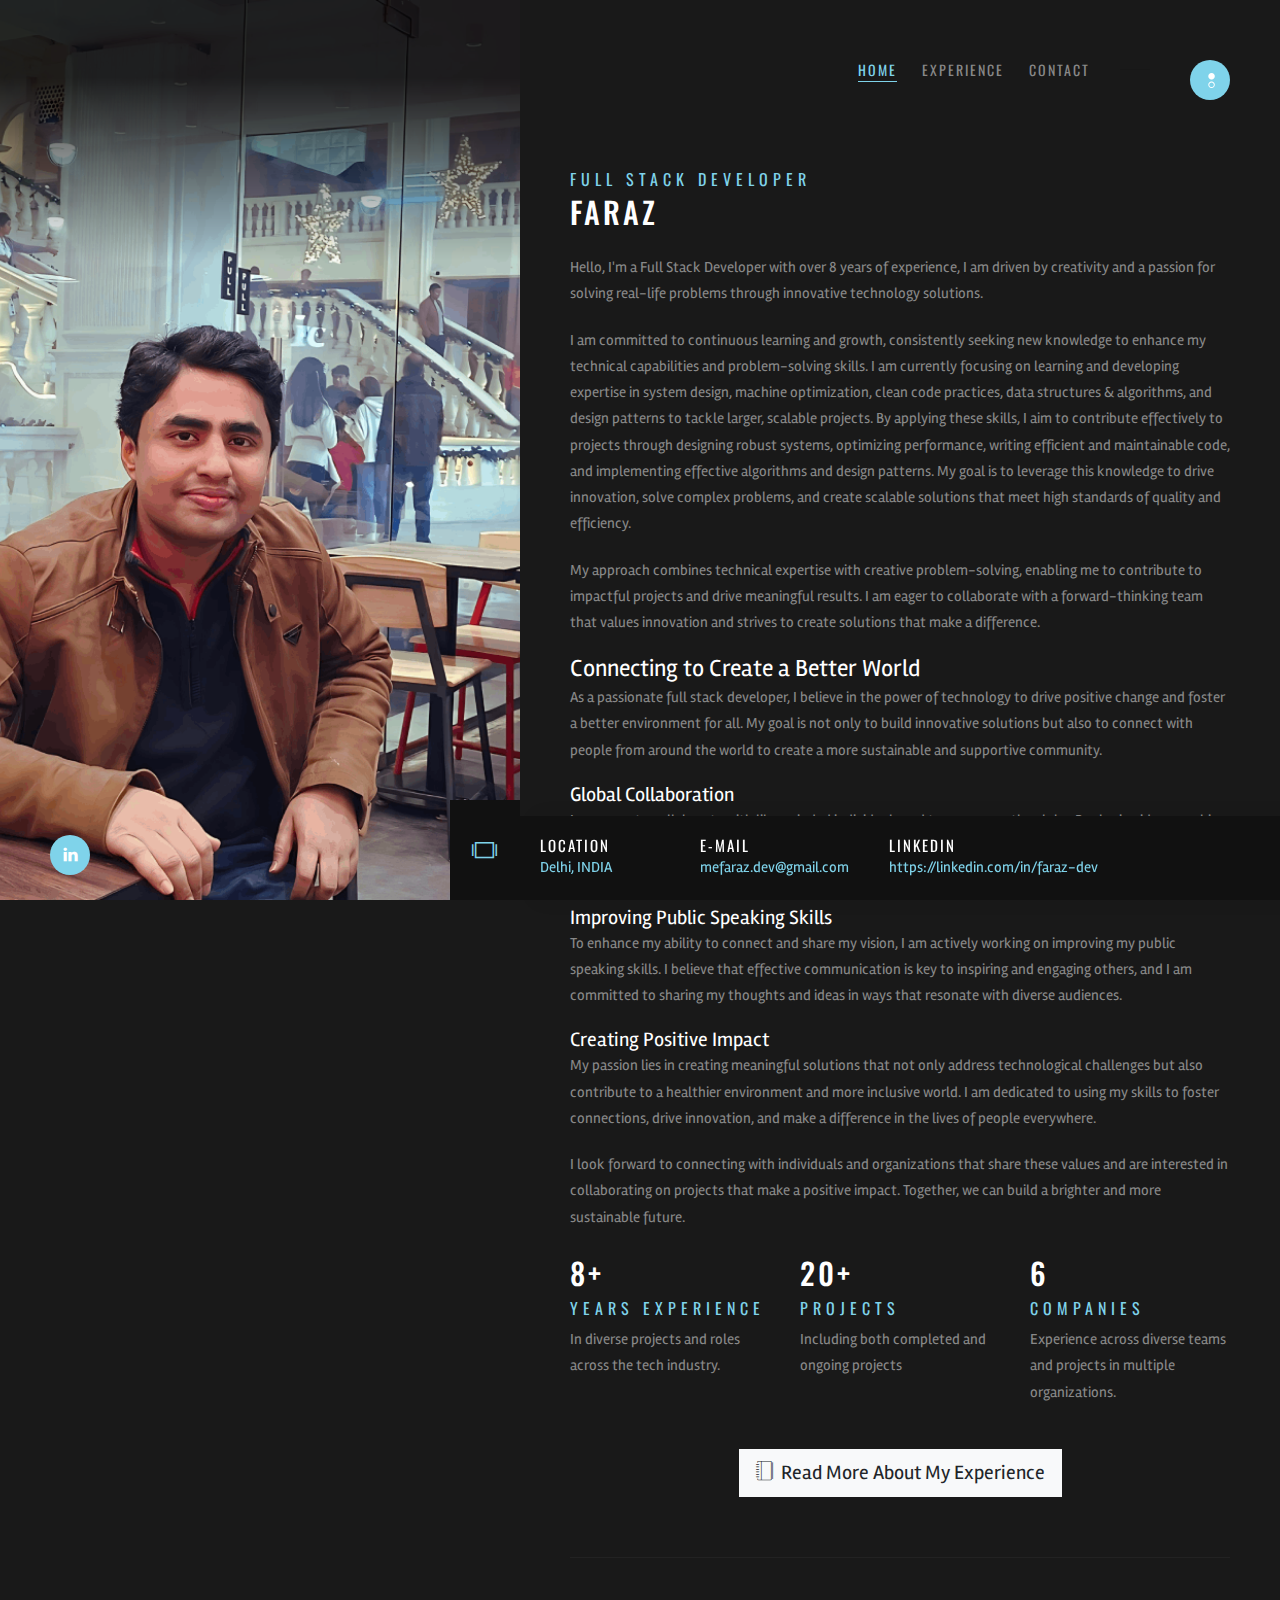
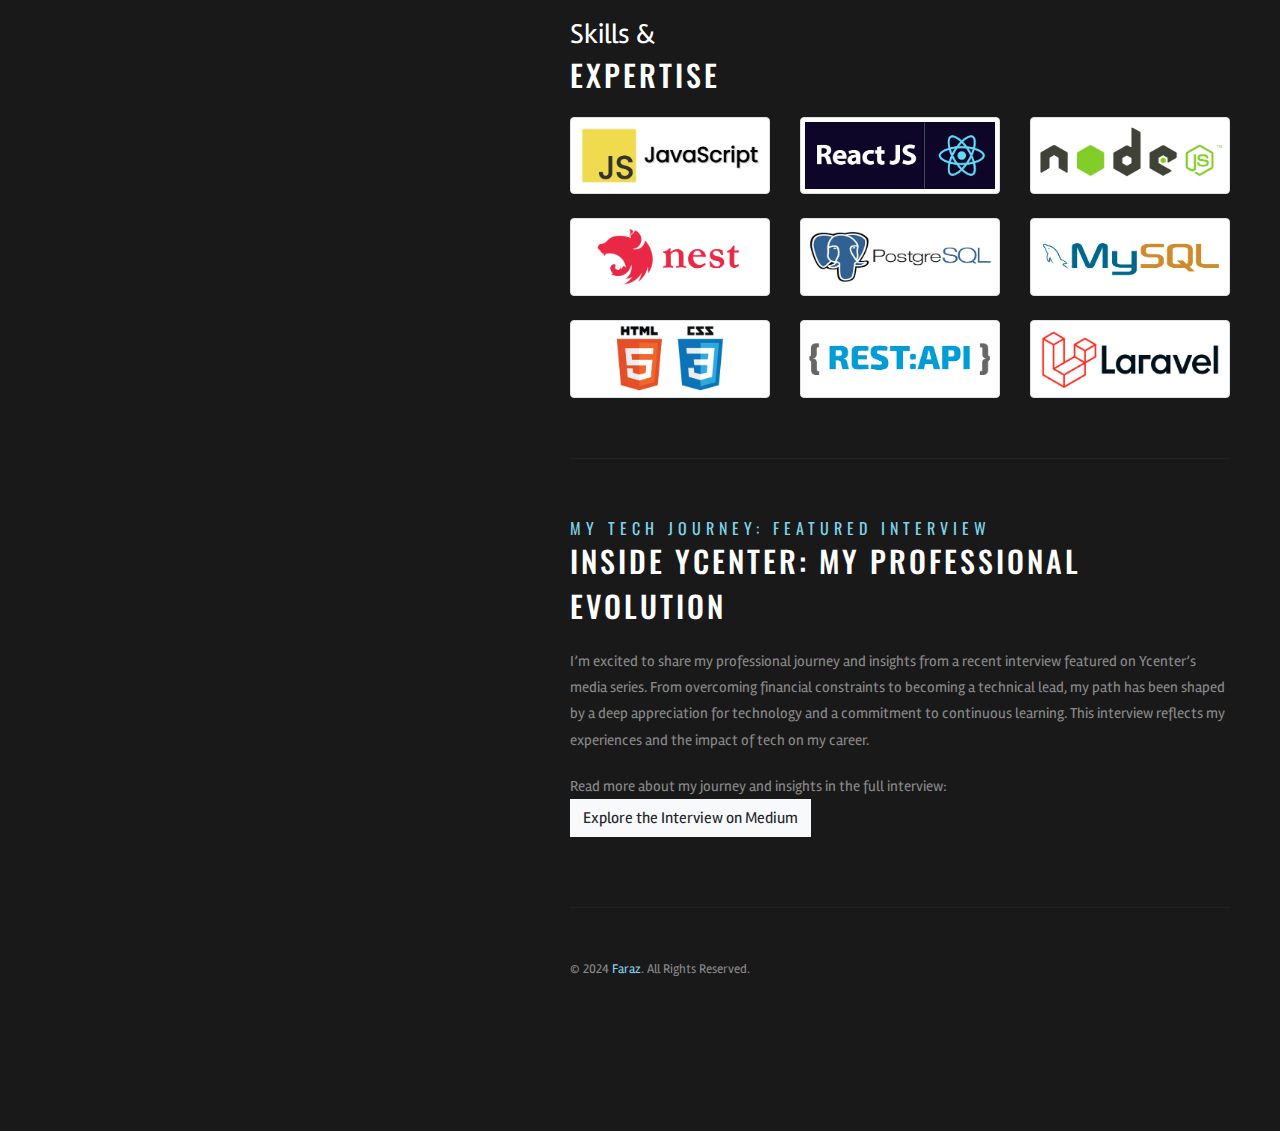
<file: index.html>
<!doctype html>
<html lang="en" class="no-js">

<head>
    <title>Faraz | Full Stack Developer</title>
    <meta charset="utf-8">
    <meta name="viewport" content="width=device-width, initial-scale=1, shrink-to-fit=no">

    <!-- Meta Keywords -->
    <meta name="keywords"
        content="Full Stack Developer, Faraz, Mohammad faraz, Backend developer, Developers, PostgreSQL Developer, ReactJS Developer, NodeJS Developer, Professional, Mohd Faraz, Farhaz, Mohd Farhaz">

    <!-- Meta Description -->
    <meta name="description"
        content="Full Stack Developer with over 8 years of experience, I am driven by creativity and a passion for solving real-life problems through innovative technology solutions">


    <link rel="shortcut icon" href="images/favicon.png">
    <link rel="stylesheet" href="assets/css/bootstrap.min.css">
    <link rel="stylesheet" href="assets/css/et-lineicons.css">
    <link rel="stylesheet" href="assets/css/themify-icons.css">
    <link rel="stylesheet" href="assets/css/owl.carousel.min.css">
    <link rel="stylesheet" href="assets/css/style.css">
    <link rel="stylesheet" href="assets/css/style-animations.css">
</head>

<body class="cv has-additional-menu-content">
    <header id="identity">
        <div class="logo">
            <h2></h2>
        </div>
    </header>
    <!-- Menu -->
    <div id="site-menu">
        <nav class="nav-menu">
            <ul>
                <li class="menu-item current-menu-item"><a href="index.html">Home</a></li>
                <li class="menu-item"><a href="about.html">Experience</a></li>
                <li class="menu-item"><a href="contact.html">Contact</a></li>
            </ul>
        </nav>
    </div>
    <div class="menu-overlay"></div>
    <div class="site-menu-toggle">
        <a href="#site-menu" class="ti"> <span class="screen-reader-text">Toggle navigation</span> </a>
    </div>
    <!-- Social Media -->
    <div id="social-profiles">
        <nav class="social-menu">
            <ul>
                <li class="menu-item">
                    <a href="https://linkedin.com/in/faraz-dev" target="_blank">
                        <span class="ti"></span>
                    </a>
                </li>
            </ul>
        </nav>
    </div>
    <!-- Media -->
    <div class="hero-media">
        <div class="owl-carousel" data-expand-duration="800">
            <div class="item owl-lazy" data-src="images/faraz.png"></div>
        </div> <span class="overlay"></span> <span class="ti ti-spin ti-loading"></span>
    </div>
    <!-- Content -->
    <div class="content-wrap clearfix">
        <!-- About Me -->
        <div class="mefaraz page">
            <h3 class="title-medium">Full Stack Developer</h3>
            <h2 class="title">Faraz</h2>
            <div class="content">
                <div class="grid-container">
                    <div class="grid-column">
                        <p>Hello, I'm a Full Stack Developer with over 8 years of experience, I am driven by creativity
                            and a passion for solving real-life problems through innovative technology solutions.
                        </p>
                        <p>I am committed to continuous learning and growth, consistently seeking new knowledge to
                            enhance my technical capabilities and problem-solving skills. I am currently focusing on
                            learning and developing expertise in system design, machine optimization, clean code
                            practices, data structures & algorithms, and design patterns to tackle larger, scalable
                            projects. By applying these skills, I aim to contribute effectively to projects through
                            designing robust systems, optimizing performance, writing efficient and maintainable code,
                            and implementing effective algorithms and design patterns. My goal is to leverage this
                            knowledge to drive innovation, solve complex problems, and create scalable solutions that
                            meet high standards of quality and efficiency.</p>

                        <p>My approach combines technical expertise with creative problem-solving, enabling me to
                            contribute to impactful projects and drive meaningful results. I am eager to collaborate
                            with a forward-thinking team that values innovation and strives to create solutions that
                            make a difference.</p>

                        <h4>Connecting to Create a Better World</h4>
                        <p>As a passionate full stack developer, I believe in the power of technology to drive positive change and foster a better environment for all. My goal is not only to build innovative solutions but also to connect with people from around the world to create a more sustainable and supportive community.</p>

                        <h5>Global Collaboration</h5>
                        <p>I am eager to collaborate with like-minded individuals and teams across the globe. By sharing ideas, working together, and leveraging our collective expertise, we can address critical issues and work towards a better future for everyone.</p>

                        <h5>Improving Public Speaking Skills</h5>
                        <p>To enhance my ability to connect and share my vision, I am actively working on improving my public speaking skills. I believe that effective communication is key to inspiring and engaging others, and I am committed to sharing my thoughts and ideas in ways that resonate with diverse audiences.</p>

                        <h5>Creating Positive Impact</h5>
                        <p>My passion lies in creating meaningful solutions that not only address technological challenges but also contribute to a healthier environment and more inclusive world. I am dedicated to using my skills to foster connections, drive innovation, and make a difference in the lives of people everywhere.</p>

                        <p>I look forward to connecting with individuals and organizations that share these values and are interested in collaborating on projects that make a positive impact. Together, we can build a brighter and more sustainable future.</p>
                    </div>
                </div>
            </div>
        </div>

        <div class="mefaraz page">
            <div class="content">
                <div class="row">
                    <div class="col-md-4">
                        <h2 class="title mb-1">8+</h2>
                        <h3 class="title-medium mb-2">Years Experience</h3>
                        <p class="description">In diverse projects and roles across the tech industry.</p>
                    </div>
                    <div class="col-md-4">
                        <h2 class="title mb-1">20+</h2>
                        <h3 class="title-medium mb-2">Projects</h3>
                        <p class="description">Including both completed and ongoing projects</p>
                    </div>
                    <div class="col-md-4">
                        <h2 class="title mb-1">6</h2>
                        <h3 class="title-medium mb-2">Companies</h3>
                        <p class="description">Experience across diverse teams and projects in multiple organizations.</p>
                    </div>
                </div>
                <div class="row">
                    <div class="col-md-12 mt-4 text-center">
                        <a href="about.html" class="btn btn-lg btn-light"><span class="et-notebook mr-1"></span> Read More About My Experience</a>
                    </div>
                </div>
            </div>
        </div>

        <div class="divider1"></div>

        <!-- Services -->
        <div class="mefaraz page">
            <h3 class="title-big">Skills &</h3>
            <h2 class="title">Expertise</h2>
            <div class="content">
                <div class="grid-container">
                    <div class="grid-column">
                        <div class="row">
                            <div class="col-md-4">
                                <img src="images/tech/javascript.png" class="img-thumbnail" />
                             </div>
                            <div class="col-md-4">
                                <img src="images/tech/reactjs2.png" class="img-thumbnail" />
                            </div>
                            <div class="col-md-4">
                               <img src="images/tech/nodejs.png" class="img-thumbnail" />
                            </div>
                        </div>
                        <div class="row mt-4">
                            <div class="col-md-4">
                                <img src="images/tech/nestjs.png" class="img-thumbnail" />
                            </div>
                            <div class="col-md-4">
                                <img src="images/tech/postgresql.png" class="img-thumbnail" />
                            </div>
                            <div class="col-md-4">
                                <img src="images/tech/mysql2.png" class="img-thumbnail" />
                            </div>
                        </div>
                        <div class="row mt-4">
                            <div class="col-md-4">
                                <img src="images/tech/html.png" class="img-thumbnail" />
                            </div>
                            <div class="col-md-4">
                                <img src="images/tech/restapi.png" class="img-thumbnail" />
                            </div>
                            
                            <div class="col-md-4">
                               <img src="images/tech/laravel.png" class="img-thumbnail" />
                            </div>
                        </div>

                    </div>
                </div>
            </div>
        </div>

        <div class="divider1"></div>

        <!-- Services -->
        <div class="mefaraz page">
            <h3 class="title-medium">My Tech Journey: Featured Interview</h3>
            <h2 class="title">Inside Ycenter: My Professional Evolution</h2>
            <div class="content">
                <div class="grid-container">
                    <div class="grid-column">
                        <p>I’m excited to share my professional journey and insights from a recent interview featured on Ycenter’s media series. From overcoming financial constraints to becoming a technical lead, my path has been shaped by a deep appreciation for technology and a commitment to continuous learning. This interview reflects my experiences and the impact of tech on my career.</p>
                        <p>
                            Read more about my journey and insights in the full interview:<br/>
                            <a href="https://medium.com/ycenterglobal/humans-of-ycenter-iii-3fab650da01a" target="_blank" rel="noopener noreferrer" class="btn btn-md btn-light">Explore the Interview on Medium</a>
                        </p>

                    </div>
                </div>
            </div>
        </div>

        <!-- Copyright -->
        <div class="copyright">
            <p>&copy; 2024 <a href="index.html">Faraz</a>. All Rights Reserved.</p>
        </div>
    </div>
    <!-- Hidden Menu -->
    <div class="additional-menu-content">
        <h3 class="title-medium">Full Stack Developer</h3>
        <h2 class="title">Faraz</h2> <img src="images/about.png" alt="">
        <p>Hello, I'm a Full Stack Developer from India with over 8 years of experience.</p>
        <h5><a href="https://www.linkedin.com/in/faraz-dev/" target="_blank">https://www.linkedin.com/in/faraz-dev/</a>
        </h5>
    </div>
    <!-- My Info -->
    <div class="my-info">
        <div class="box">
            <div class="field field-my-info field-separator">
                <h6>Location</h6>
                <p>Delhi, INDIA</p>
            </div>
            <div class="field field-my-info field-separator">
                <h6>E-Mail</h6>
                <p>mefaraz.dev@gmail.com</p>
            </div>
            <div class="field field-my-info field-separator">
                <h6>Linkedin</h6>
                <p><a href="https://linkedin.com/in/faraz-dev" target="_blank">https://linkedin.com/in/faraz-dev</a></p>
            </div>
            <div class="clear"></div>
        </div>
    </div>
    <!-- Js -->
    <script src="assets/js/jquery-3.3.1.min.js"></script>
    <script src="assets/js/modernizr-custom.js"></script>
    <script src="assets/js/owl-carousel.min.js"></script>
    <script src="assets/js/functions.js"></script>
</body>

</html>
</file>
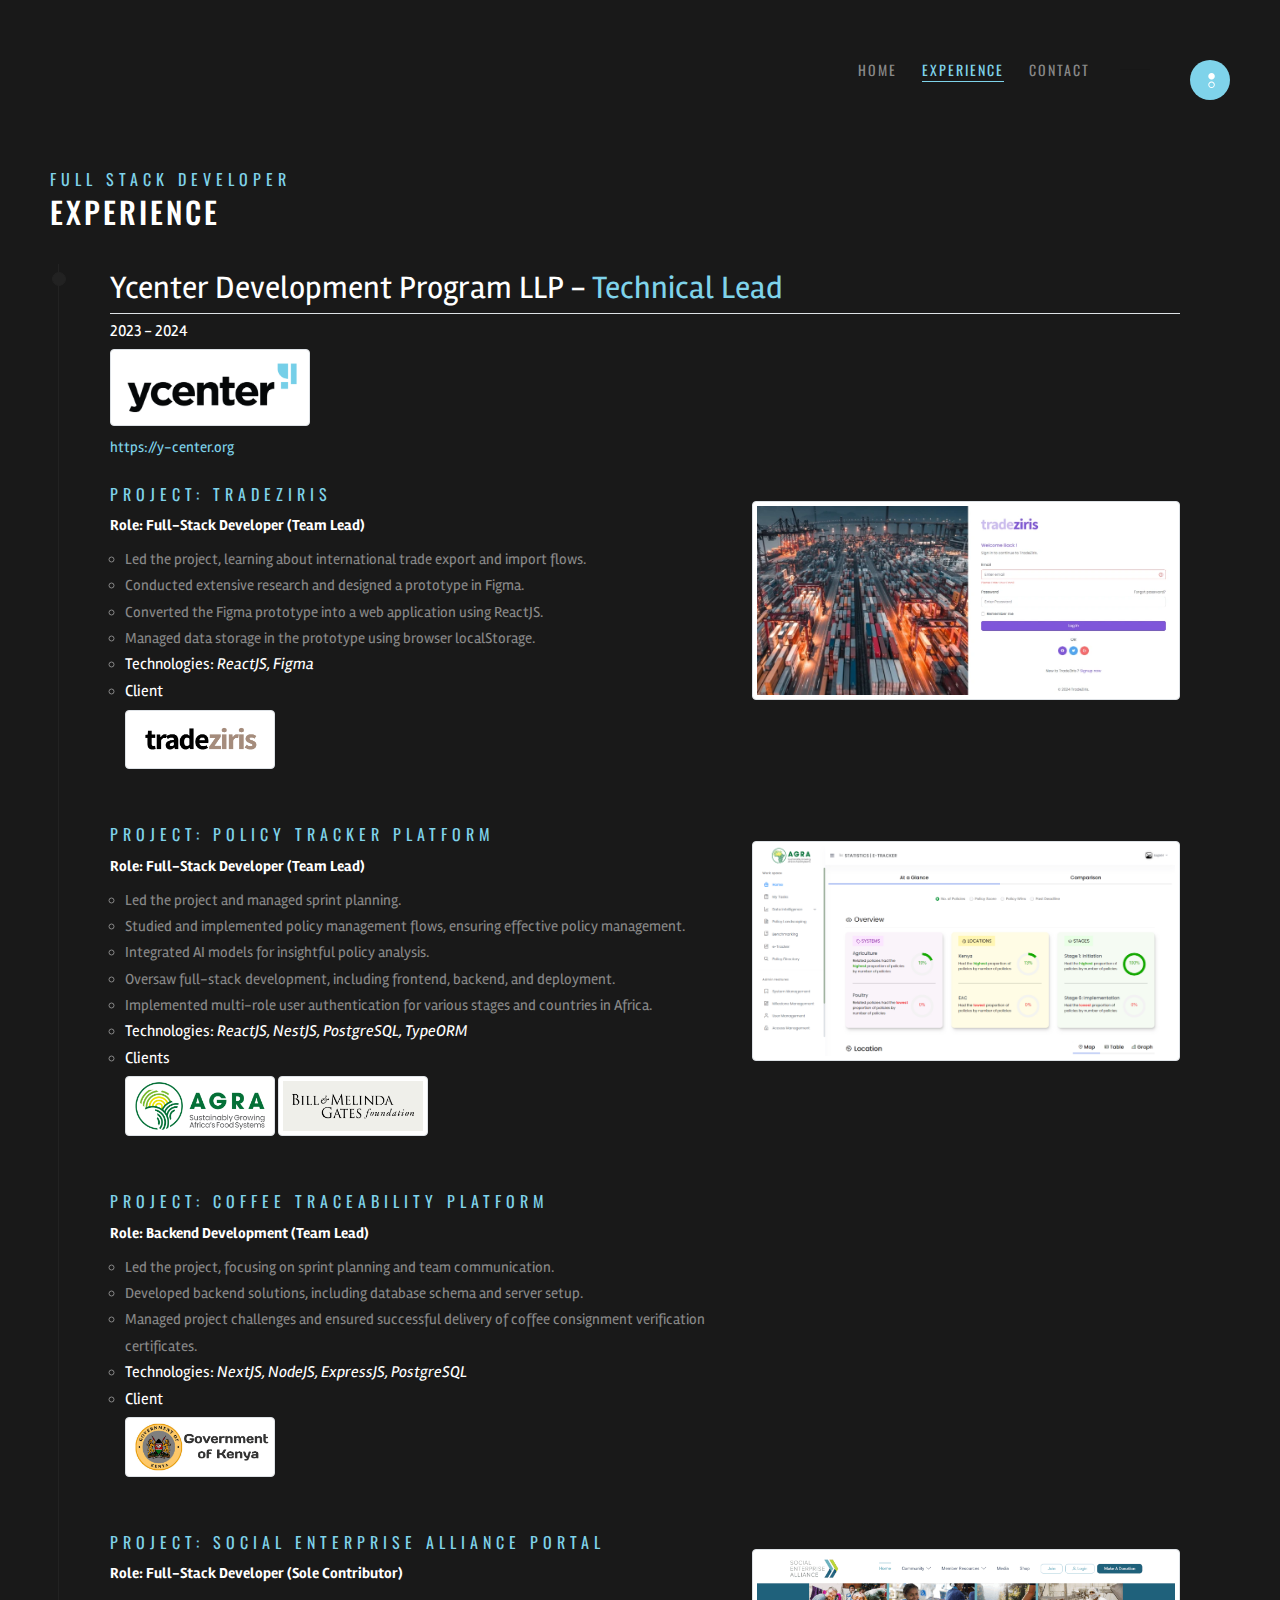
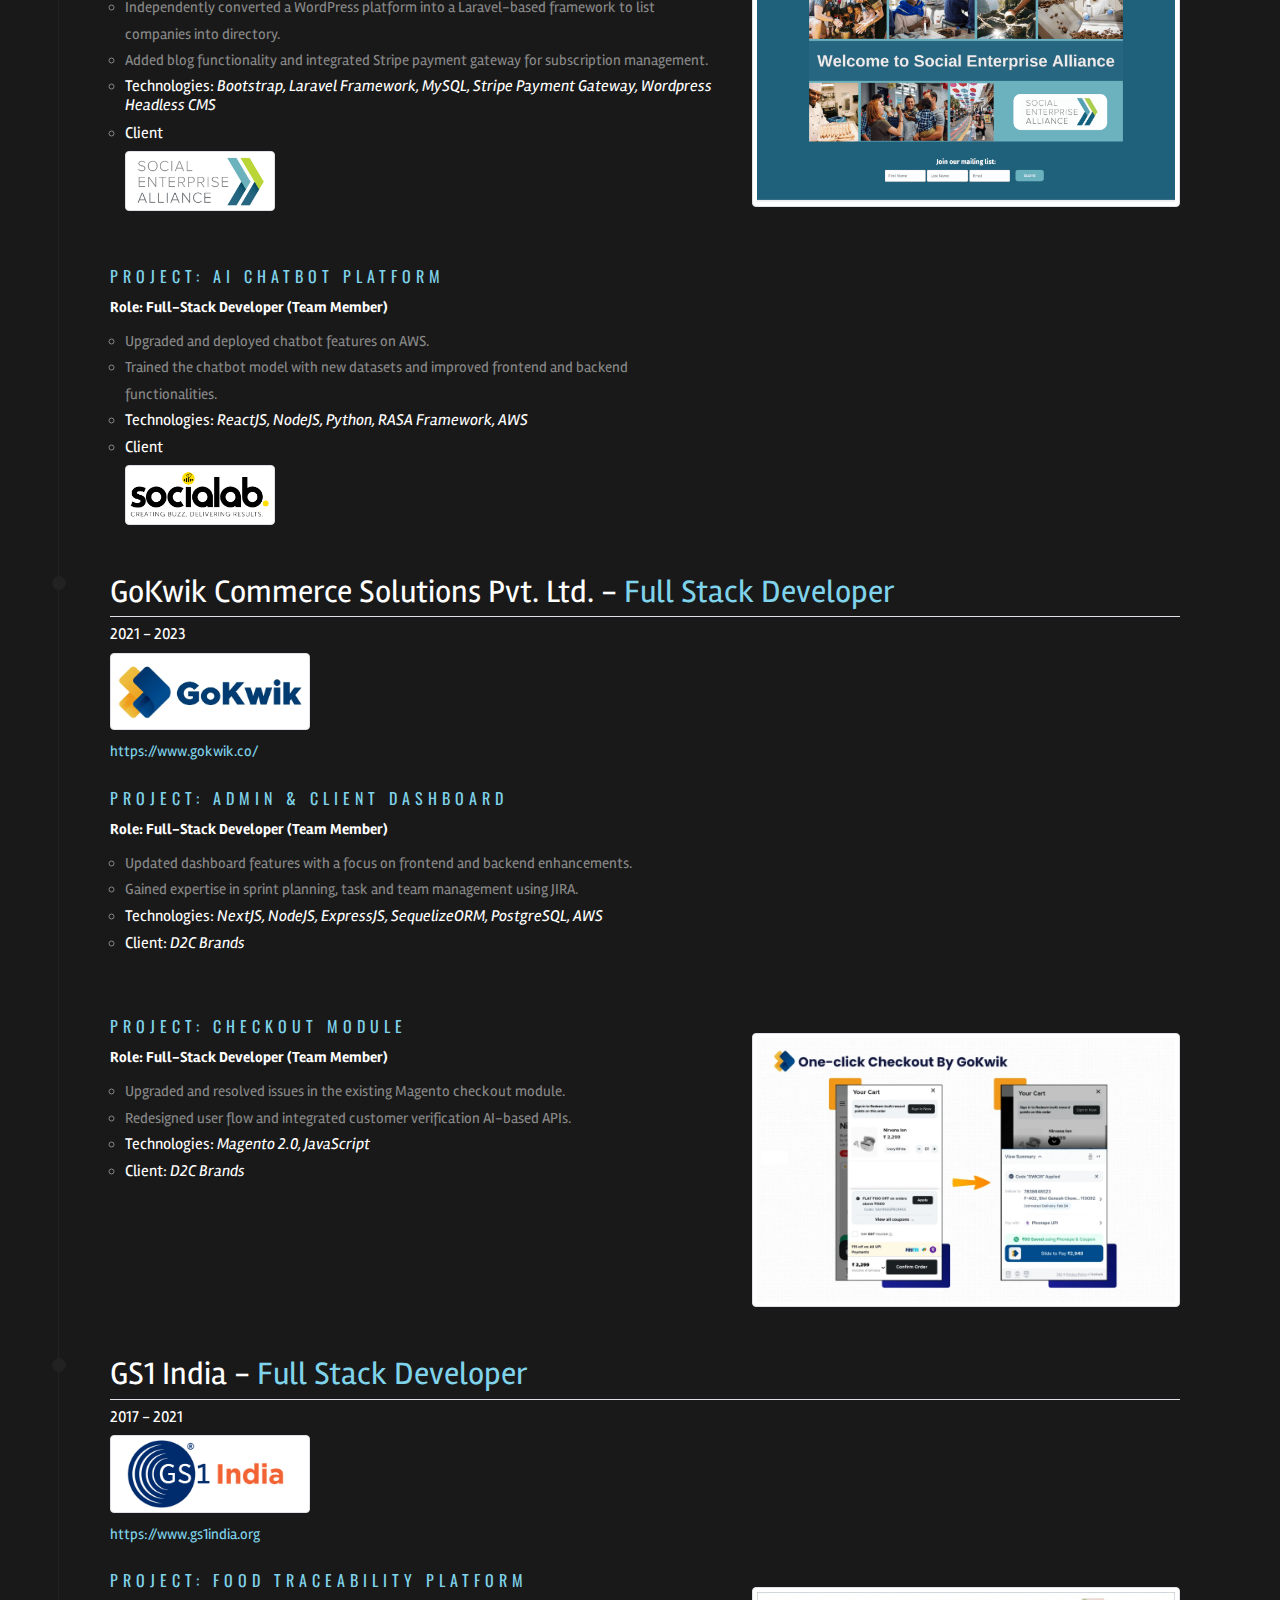
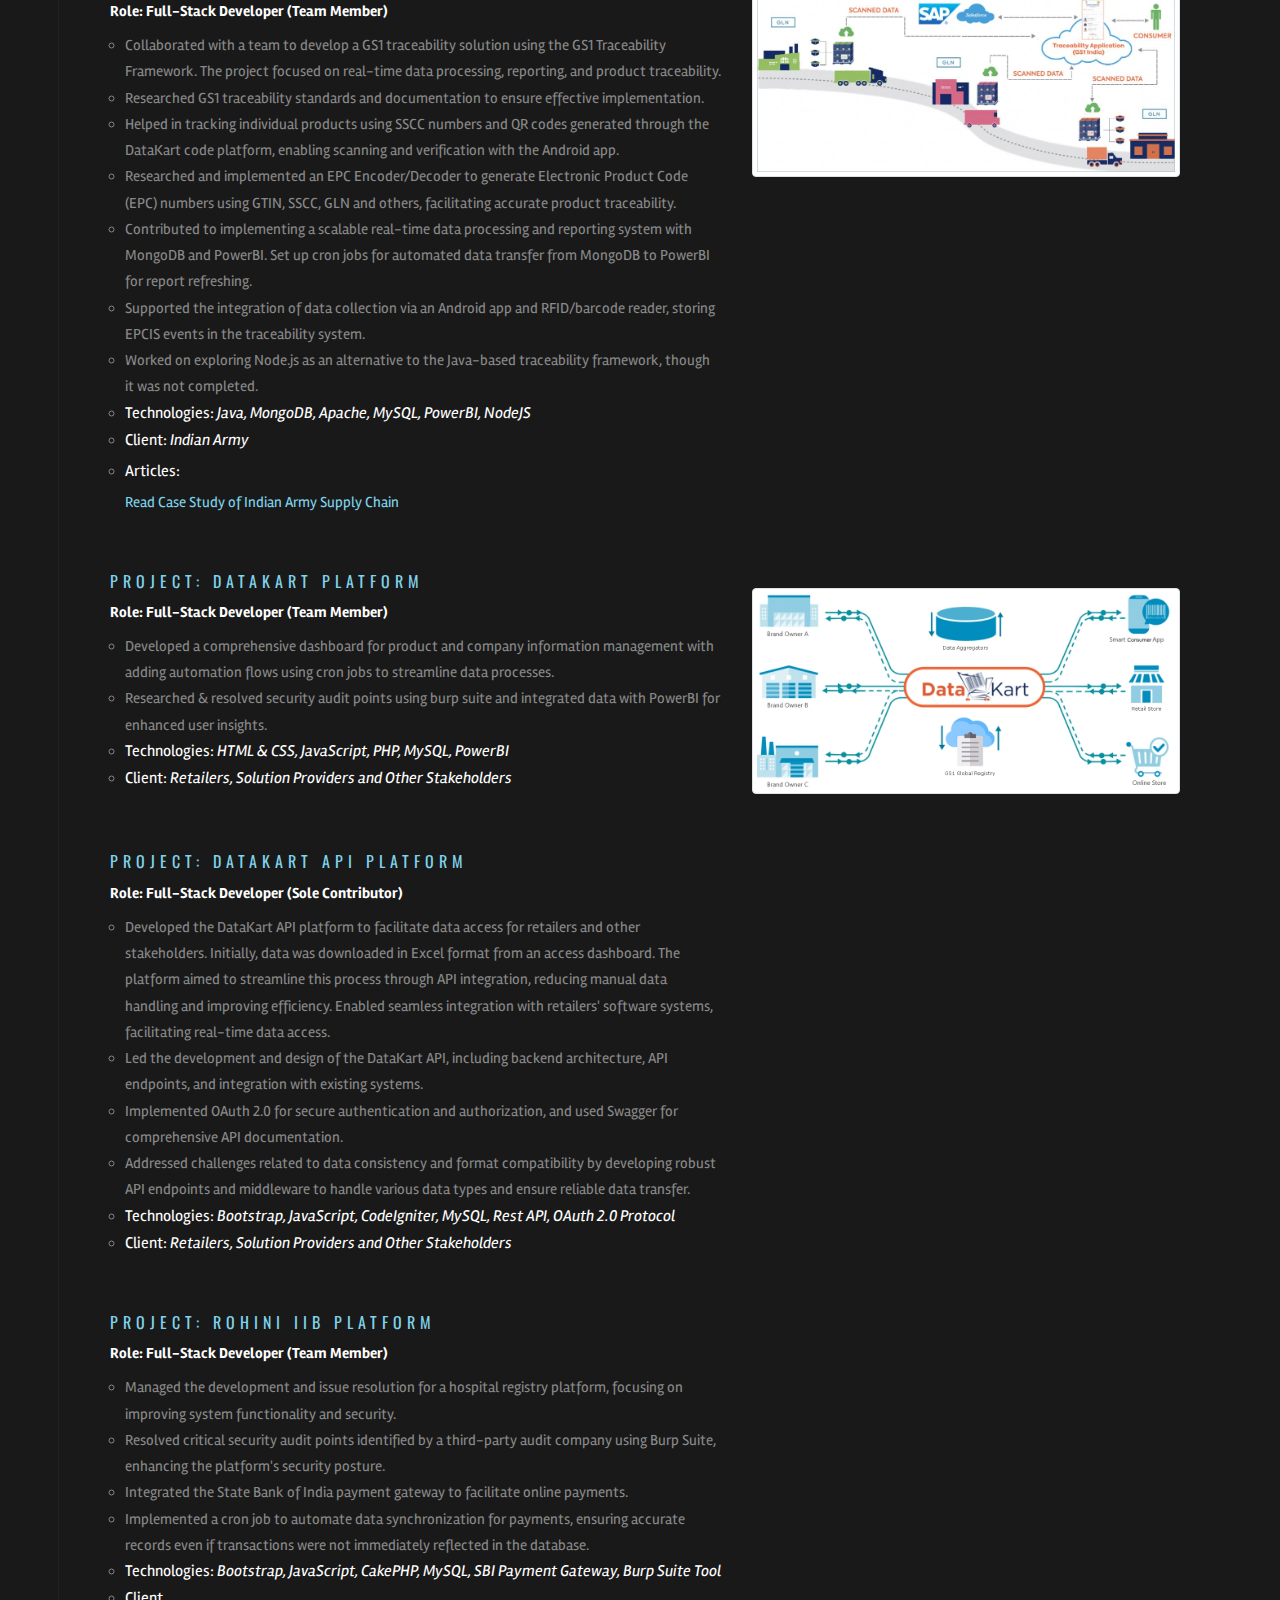
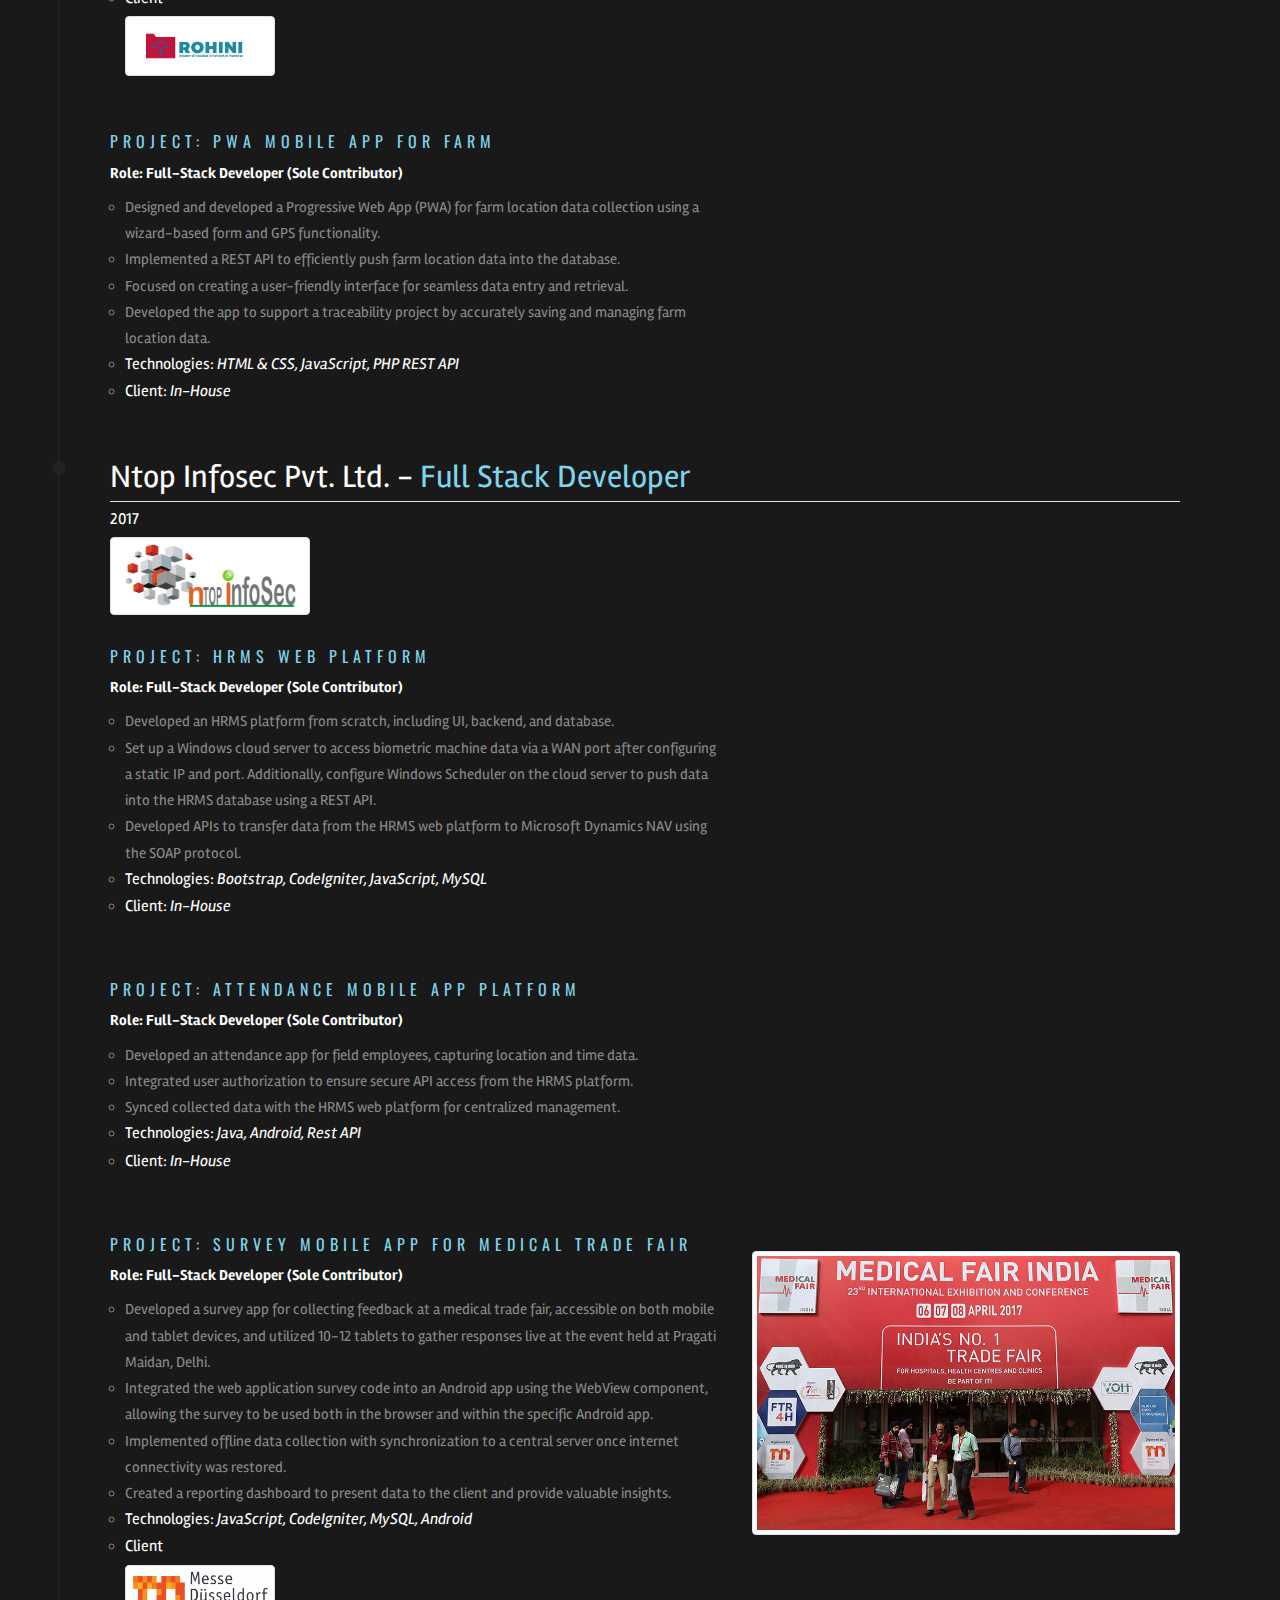
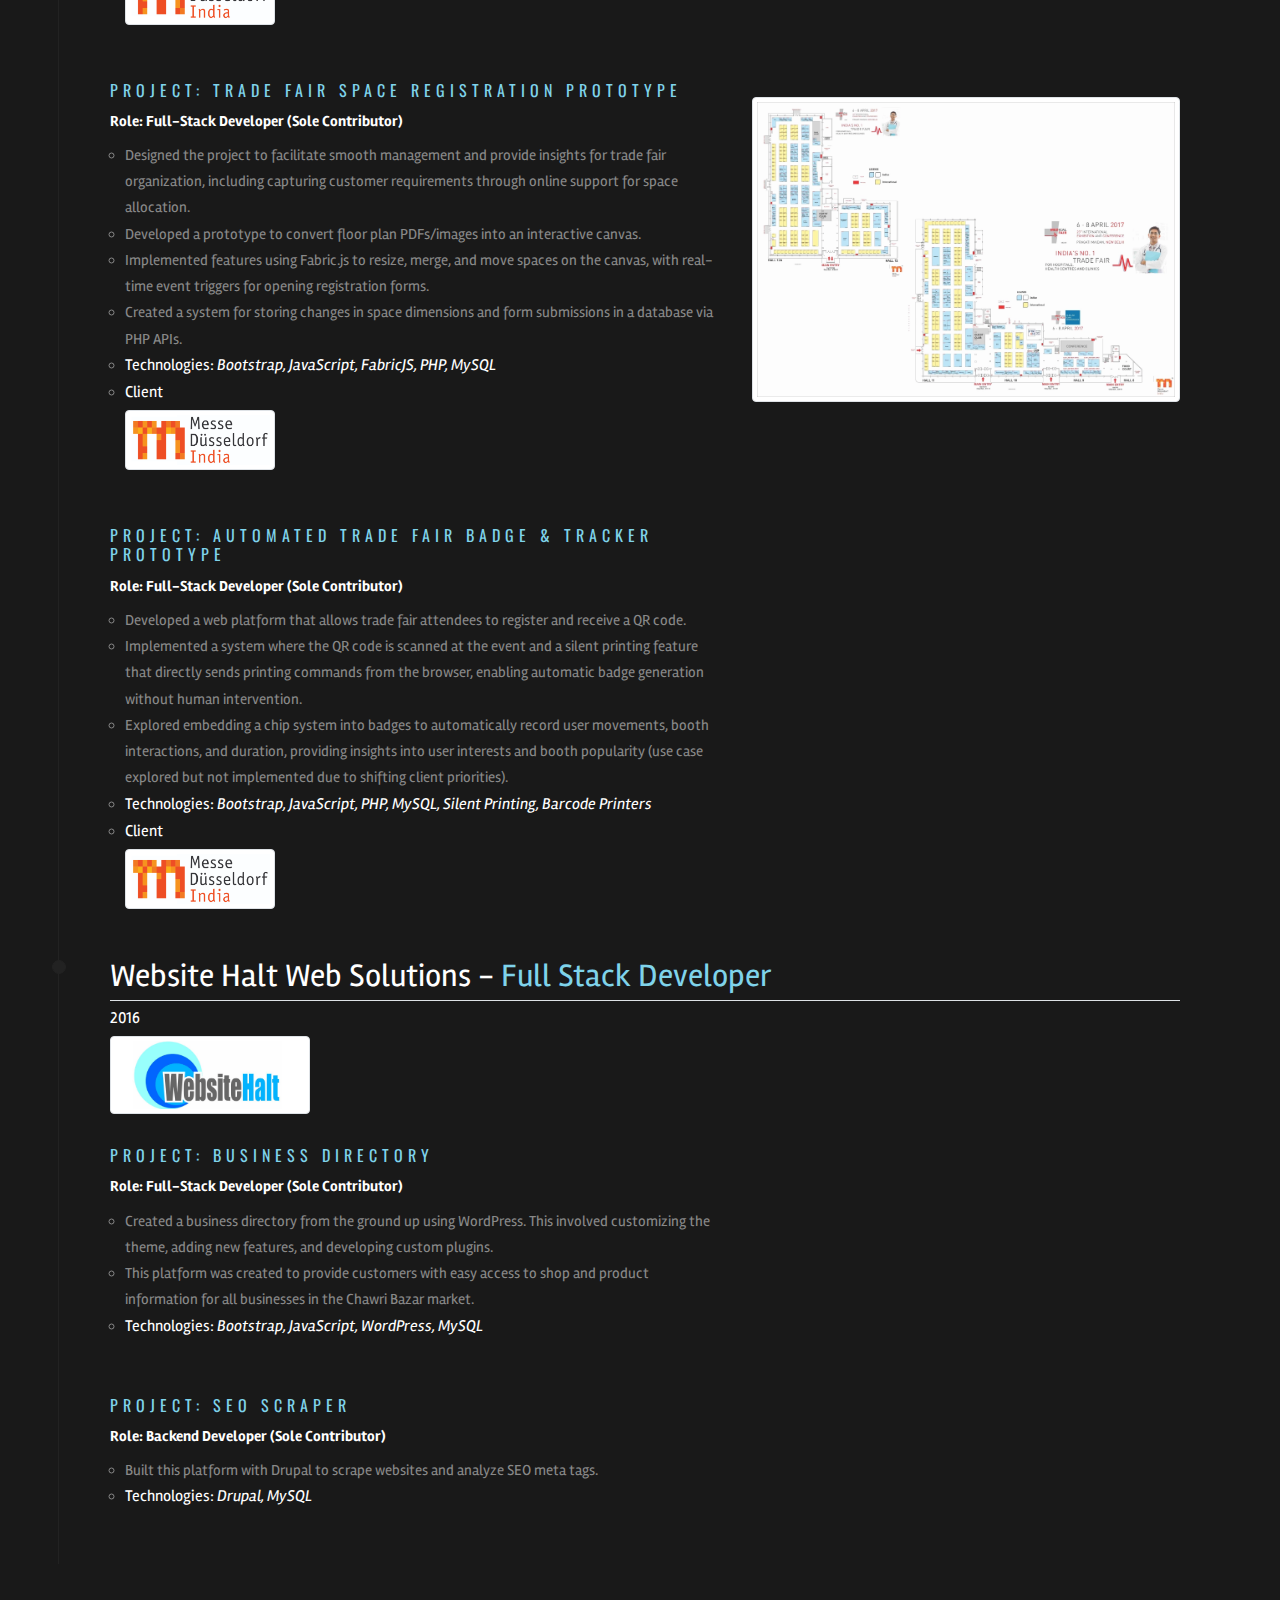
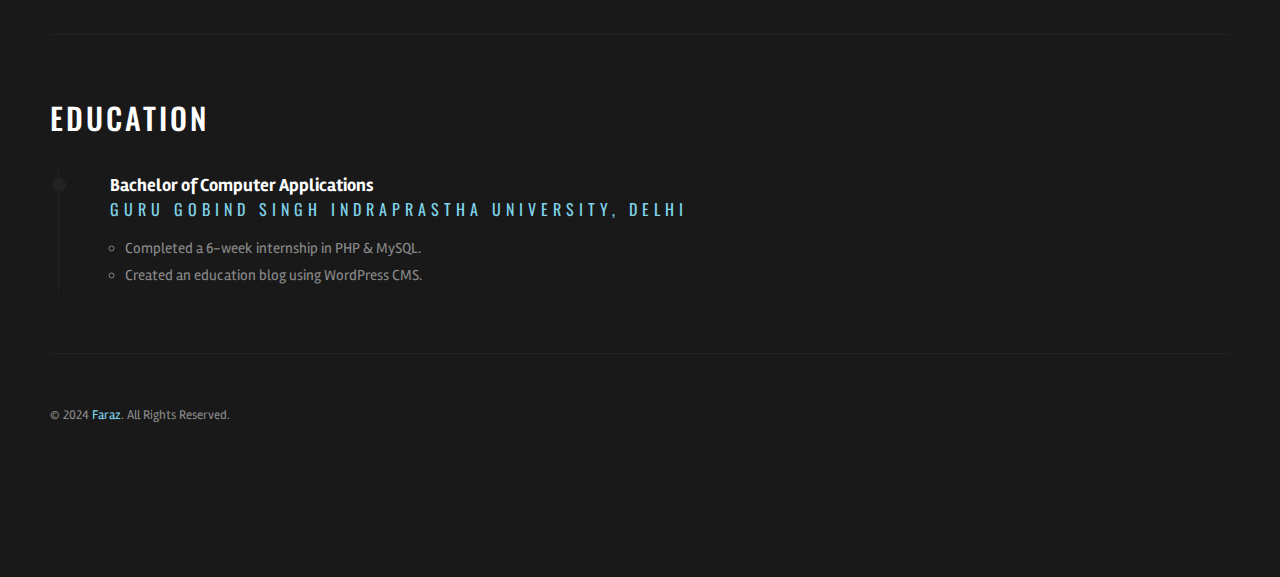
<file: about.html>
<!doctype html>
<html lang="en" class="no-js">
<head>
    <title>Experience Faraz | Full Stack Developer</title>
    <meta charset="utf-8">
    <meta name="viewport" content="width=device-width, initial-scale=1, shrink-to-fit=no">

    <!-- Meta Keywords -->
    <meta name="keywords"
    content="Full Stack Developer, Faraz, Mohammad faraz, Backend developer, Developers, PostgreSQL Developer, ReactJS Developer, NodeJS Developer, Professional, Mohd Faraz, Farhaz, Mohd Farhaz, Faraz India">

    <!-- Meta Description -->
    <meta name="description"
        content="As a passionate full stack developer, I believe in the power of technology to drive positive change and foster a better environment for all.">

    <link rel="shortcut icon" href="images/favicon.png">
    <link rel="stylesheet" href="assets/css/bootstrap.min.css">
    <link rel="stylesheet" href="assets/css/themify-icons.css">
    <link rel="stylesheet" href="assets/css/owl.carousel.min.css">
    <link rel="stylesheet" href="assets/css/style.css">
    <link rel="stylesheet" href="assets/css/style-animations.css">
</head>

<body class="cv has-additional-menu-content">
    <header id="identity">
        <div class="logo">
            <a href="index.html" class="logo-link" rel="home"><h2></h2></a>
        </div>
    </header>

    <!-- Menu -->
    <div id="site-menu" style="width: 100% !important">
        <nav class="nav-menu">
            <ul>
                <li class="menu-item"><a href="index.html">Home</a></li>
                <li class="menu-item current-menu-item"><a href="about.html">Experience</a></li>
                <li class="menu-item"><a href="contact.html">Contact</a></li>
            </ul>
        </nav>
    </div>
    <div class="menu-overlay"></div>
    <div class="site-menu-toggle">
        <a href="#site-menu" class="ti"> <span class="screen-reader-text">Toggle navigation</span> </a>
    </div>
    <!-- Social Media -->
    <!-- <div id="social-profiles">
        <nav class="social-menu">
            <ul>
                <li class="menu-item"><a href="https://linkedin.com/in/faraz-dev" target="_blank"><span class="ti"></span></a></li>
            </ul>
        </nav>
    </div> -->
    <!-- Media -->
    <!-- Content -->
    <div class="content-wrap clearfix" style="width: 100%">
        <div class="mefaraz page">
            <h3 class="title-medium">Full Stack Developer</h3>
            <h1 class="title">Experience</h1>
            <div class="content">
                <div class="grid-container">
                    <div class="grid-column">
                        <ul class="timeline">
                            <li>
                                <div class="timeline-content">
                                    
                                    <h2 class="border-bottom">Ycenter Development Program LLP - <span class="secondary-color">Technical Lead</span></h2>
                                    
                                    <h6 class="my-2">2023 - 2024</h6>
                                    <div>
                                        <a href="https://y-center.org/" target="_blank">
                                            <img src="images/clients/ycenter.png" width="200" class="img-thumbnail mb-2" alt="Ycenter" />
                                        </a>
                                    </div>
                                    <div class="mb-3">
                                        <a href="https://y-center.org/" target="_blank">https://y-center.org</a>
                                    </div>
                                    
                                    <div class="mb-5">
                                        <div class="row">
                                            <div class="col-md-7 col-sm-12">
                                                <h3 class="title-medium my-2">Project: TradeZiris</h3>
                                                <p class="mb-2"><strong>Role: Full-Stack Developer (Team Lead)</strong></p>
                                                <ul>
                                                    <li>Led the project, learning about international trade export and import flows.</li>
                                                    <li>Conducted extensive research and designed a prototype in Figma.</li>
                                                    <li>Converted the Figma prototype into a web application using ReactJS.</li>
                                                    <li>Managed data storage in the prototype using browser localStorage.</li>
                                                    <li>
                                                        <h6 class="mb-1">Technologies: <i>ReactJS, Figma</i></h6>
                                                    </li>
                                                    <li>
                                                        <h6 class="mb-2">Client</h6>
                                                        <a href="https://tradeziris.com" target="_blank">
                                                            <img src="images/clients/tradeziris.png" class="img-thumbnail" width="150" />
                                                        </a>
                                                    </li>
                                                </ul>
                                            </div>
                                            <div class="col-md-5 col-sm-12 mt-4">
                                                <img src="images/projects/tradeziris.webp" class="img-thumbnail" alt="TradeZiris"/>
                                            </div>
                                        </div>
                                    </div>
                                        
                                    <div class="mb-5">
                                        <div class="row">
                                            <div class="col-md-7 col-sm-12">
                                                <h3 class="title-medium my-2">Project: Policy Tracker Platform</h3>
                                                <p class="mb-2"><strong>Role: Full-Stack Developer (Team Lead)</strong></p>
                                                <ul>
                                                    <li>Led the project and managed sprint planning.</li>
                                                    <li>Studied and implemented policy management flows, ensuring effective policy management.</li>
                                                    <li>Integrated AI models for insightful policy analysis.</li>
                                                    <li>Oversaw full-stack development, including frontend, backend, and deployment.</li>
                                                    <li>Implemented multi-role user authentication for various stages and countries in Africa.</li>
                                                    <li>
                                                        <h6 class="mb-1">Technologies: <i>ReactJS, NestJS, PostgreSQL, TypeORM</i></h6>
                                                    </li>
                                                    <li>
                                                        <h6 class="mb-2">Clients</h6>
                                                        <img src="images/clients/agra.png" class="img-thumbnail" width="150"/>
                                                        <img src="images/clients/gates.png" class="img-thumbnail" width="150"/>
                                                    </li>
                                                </ul>
                                            </div>
                                            <div class="col-md-5 col-sm-12 mt-4">
                                                <img src="images/projects/agra.png" class="img-thumbnail"/>
                                            </div>
                                        </div>
                                    </div>

                                    <div class="mb-5">
                                        <div class="row">
                                            <div class="col-md-7 col-sm-12">
                                                <h3 class="title-medium my-2">Project: Coffee Traceability Platform</h3>
                                                <p class="mb-2"><strong>Role: Backend Development (Team Lead)</strong></p>
                                                <ul>
                                                    <li>Led the project, focusing on sprint planning and team communication.</li>
                                                    <li>Developed backend solutions, including database schema and server setup.</li>
                                                    <li>Managed project challenges and ensured successful delivery of coffee consignment verification certificates.</li>
                                                    <li>
                                                        <h6 class="mb-1">Technologies: <i>NextJS, NodeJS, ExpressJS, PostgreSQL</i></h6>
                                                    </li>
                                                    <li>
                                                        <h6 class="mb-2">Client</h6>
                                                        <img src="images/clients/kenya-govt.png" class="img-thumbnail" width="150"/>
                                                    </li>
                                                </ul>
                                            </div>
                                            <div class="col-md-5 col-sm-12 mt-4">
                                            </div>
                                        </div>
                                    </div>

                                    <div class="mb-5">
                                        <div class="row">
                                            <div class="col-md-7 col-sm-12">
                                                <h3 class="title-medium my-2">Project: Social Enterprise Alliance Portal</h3>
                                                <p class="mb-2"><strong>Role: Full-Stack Developer (Sole Contributor)</strong></p>
                                                <ul>
                                                    <li>Independently converted a WordPress platform into a Laravel-based framework to list companies into directory.</li>
                                                    <li>Added blog functionality and integrated Stripe payment gateway for subscription management.</li>
                                                    <li>
                                                        <h6 class="mb-1">Technologies: <i>Bootstrap, Laravel Framework, MySQL, Stripe Payment Gateway, Wordpress Headless CMS</i></h6>
                                                    </li>
                                                    <li>
                                                        <h6 class="mb-2">Client</h6>
                                                        <a href="https://socialenterprise.us" target="_blank">
                                                            <img src="images/clients/sea.png" class="img-thumbnail" width="150"/>
                                                        </a>
                                                    </li>
                                                </ul>
                                            </div>
                                            <div class="col-md-5 col-sm-12 mt-4">
                                                <img src="images/projects/sea.png" class="img-thumbnail"/>
                                            </div>
                                        </div>
                                    </div>

                                    <div class="mb-5">
                                        <div class="row">
                                            <div class="col-md-7 col-sm-12">
                                                <h3 class="title-medium my-2">Project: AI CHATBOT Platform</h3>
                                                <p class="mb-2"><strong>Role: Full-Stack Developer (Team Member)</strong></p>
                                                <ul>
                                                    <li>Upgraded and deployed chatbot features on AWS.</li>
                                                    <li>Trained the chatbot model with new datasets and improved frontend and backend functionalities.</li>
                                                    <li>
                                                        <h6 class="mb-1">Technologies: <i>ReactJS, NodeJS, Python, RASA Framework, AWS</i></h6>
                                                    </li>
                                                    <li>
                                                        <h6 class="mb-2">Client</h6>
                                                        <img src="images/clients/socialab.png" class="img-thumbnail" width="150"/>
                                                    </li>
                                                </ul>
                                            </div>
                                            <div class="col-md-5 col-sm-12 mt-4">
                                            </div>
                                        </div>
                                    </div>

                                </div>
                            </li>
                            <li>
                                <div class="timeline-content">
                                    <h2 class="border-bottom">GoKwik Commerce Solutions Pvt. Ltd. - <span class="secondary-color">Full Stack Developer</span></h2> 
                                    <h6 class="my-2">2021 - 2023</h6>
                                    <div>
                                        <a href="https://www.gokwik.co/" target="_blank">
                                            <img src="images/clients/gokwik.png" width="200" class="img-thumbnail mb-2" />
                                        </a>
                                    </div>
                                    <div class="mb-3">
                                        <a href="https://www.gokwik.co/" target="_blank">https://www.gokwik.co/</a>
                                    </div>

                                    <div class="mb-5">
                                        <div class="row">
                                            <div class="col-md-7 col-sm-12">
                                                <h3 class="title-medium my-2">Project: Admin & Client Dashboard</h3>
                                                <p class="mb-2"><strong>Role: Full-Stack Developer (Team Member)</strong></p>
                                                <ul>
                                                    <li>Updated dashboard features with a focus on frontend and backend enhancements.</li>
                                                    <li>Gained expertise in sprint planning, task and team management using JIRA.</li>
                                                    <li>
                                                        <h6 class="mb-1">Technologies: <i>NextJS, NodeJS, ExpressJS, SequelizeORM, PostgreSQL, AWS</i></h6>
                                                    </li>
                                                    <li>
                                                        <h6 class="mb-2">Client: <i>D2C Brands</i></h6>
                                                    </li>
                                                </ul>
                                            </div>
                                            <div class="col-md-5 col-sm-12 mt-4">
                                            </div>
                                        </div>
                                    </div>

                                    <div class="mb-5">
                                        <div class="row">
                                            <div class="col-md-7 col-sm-12">
                                                <h3 class="title-medium my-2">Project: Checkout Module</h3>
                                                <p class="mb-2"><strong>Role: Full-Stack Developer (Team Member)</strong></p>
                                                <ul>
                                                    <li>Upgraded and resolved issues in the existing Magento checkout module.</li>
                                                    <li>Redesigned user flow and integrated customer verification AI-based APIs.</li>
                                                    <li>
                                                        <h6 class="mb-1">Technologies: <i>Magento 2.0, JavaScript</i></h6>
                                                    </li>
                                                    <li>
                                                        <h6 class="mb-2">Client: <i>D2C Brands</i></h6>
                                                    </li>
                                                </ul>
                                            </div>
                                            <div class="col-md-5 col-sm-12 mt-4">
                                                <img src="images/projects/gokwik-checkout.webp" class="img-thumbnail"/>
                                            </div>
                                        </div>
                                    </div>

                                </div>
                            </li>
                            <li>
                                <div class="timeline-content">
                                    
                                    <h2 class="border-bottom">GS1 India - <span class="secondary-color">Full Stack Developer</span></h2> 
                                    <h6 class="my-2">2017 -  2021</h6>
                                    <div>
                                        <a href="https://www.gs1india.org/" target="_blank">
                                            <img src="images/clients/gs1-india.png" width="200" class="img-thumbnail mb-2" />
                                        </a>
                                    </div>
                                    <div class="mb-3">
                                        <a href="https://www.gs1india.org/" target="_blank">https://www.gs1india.org</a>
                                    </div>

                                    <div class="mb-5">
                                        <div class="row">
                                            <div class="col-md-7 col-sm-12">
                                                <h3 class="title-medium my-2">Project: Food Traceability Platform</h3>
                                                <p class="mb-2"><strong>Role: Full-Stack Developer (Team Member)</strong></p>
                                                <ul>
                                                    <li>Collaborated with a team to develop a GS1 traceability solution using the GS1 Traceability Framework. The project focused on real-time data processing, reporting, and product traceability.</li>
                                                    <li>Researched GS1 traceability standards and documentation to ensure effective implementation.</li>
                                                    <li>Helped in tracking individual products using SSCC numbers and QR codes generated through the DataKart code platform, enabling scanning and verification with the Android app.</li>
                                                    <li>Researched and implemented an EPC Encoder/Decoder to generate Electronic Product Code (EPC) numbers using GTIN, SSCC, GLN and others, facilitating accurate product traceability.</li>
                                                    <li>Contributed to implementing a scalable real-time data processing and reporting system with MongoDB and PowerBI. Set up cron jobs for automated data transfer from MongoDB to PowerBI for report refreshing.</li>
                                                    <li>Supported the integration of data collection via an Android app and RFID/barcode reader, storing EPCIS events in the traceability system.</li>
                                                    <li>Worked on exploring Node.js as an alternative to the Java-based traceability framework, though it was not completed.</li>
                                                    <li>
                                                        <h6 class="mb-1">Technologies: <i>Java, MongoDB, Apache, MySQL, PowerBI, NodeJS</i></h6>
                                                    </li>
                                                    <li>
                                                        <h6 class="mb-2">Client: <i>Indian Army</i></h6>
                                                    </li>
                                                    <li>
                                                        <h6 class="mb-2">Articles:</h6>
                                                        <a href="https://www.gs1india.org/blog/indian-army-supply-chain-case-study/" target="_blank">Read Case Study of Indian Army Supply Chain</a>
                                                    </li>
                                                </ul>
                                            </div>
                                            <div class="col-md-5 col-sm-12 mt-4">
                                                <img src="images/projects/gs1-traceability.jpg" class="img-thumbnail"/>
                                            </div>
                                        </div>
                                    </div>

                                    <div class="mb-5">
                                        <div class="row">
                                            <div class="col-md-7 col-sm-12">
                                                <h3 class="title-medium my-2">Project: DataKart Platform</h3>
                                                <p class="mb-2"><strong>Role: Full-Stack Developer (Team Member)</strong></p>
                                                <ul>
                                                    <li>Developed a comprehensive dashboard for product and company information management with adding automation flows using cron jobs to streamline data processes.</li>
                                                    <li>Researched & resolved security audit points using burp suite and integrated data with PowerBI for enhanced user insights.</li>
                                                    <li>
                                                        <h6 class="mb-1">Technologies: <i>HTML & CSS, JavaScript, PHP, MySQL, PowerBI</i></h6>
                                                    </li>
                                                    <li>
                                                        <h6 class="mb-2">Client: <i>Retailers, Solution Providers and Other Stakeholders</i></h6>
                                                    </li>
                                                </ul>
                                            </div>
                                            <div class="col-md-5 col-sm-12 mt-4">
                                                <img src="images/projects/datakart.webp" class="img-thumbnail"/>
                                            </div>
                                        </div>
                                    </div>

                                    <div class="mb-5">
                                        <div class="row">
                                            <div class="col-md-7 col-sm-12">
                                                <h3 class="title-medium my-2">Project: DataKart API Platform</h3>
                                                <p class="mb-2"><strong>Role: Full-Stack Developer (Sole Contributor)</strong></p>
                                                <ul>
                                                    <li>Developed the DataKart API platform to facilitate data access for retailers and other stakeholders. Initially, data was downloaded in Excel format from an access dashboard. The platform aimed to streamline this process through API integration, reducing manual data handling and improving efficiency. Enabled seamless integration with retailers' software systems, facilitating real-time data access.</li>
                                                    <li>Led the development and design of the DataKart API, including backend architecture, API endpoints, and integration with existing systems.</li>
                                                    <li>Implemented OAuth 2.0 for secure authentication and authorization, and used Swagger for comprehensive API documentation.</li>
                                                    <li>Addressed challenges related to data consistency and format compatibility by developing robust API endpoints and middleware to handle various data types and ensure reliable data transfer.</li>
                                                    <li>
                                                        <h6 class="mb-1">Technologies: <i>Bootstrap, JavaScript, CodeIgniter, MySQL, Rest API, OAuth 2.0 Protocol</i></h6>
                                                    </li>
                                                    <li>
                                                        <h6 class="mb-1">Client: <i>Retailers, Solution Providers and Other Stakeholders</i></h6>
                                                    </li>
                                                </ul>
                                            </div>
                                            <div class="col-md-5 col-sm-12 mt-4">
                                            </div>
                                        </div>
                                    </div>

                                    <div class="mb-5">
                                        <div class="row">
                                            <div class="col-md-7 col-sm-12">
                                                <h3 class="title-medium my-2">Project: ROHINI IIB Platform</h3>
                                                <p class="mb-2"><strong>Role: Full-Stack Developer (Team Member)</strong></p>
                                                <ul>
                                                    <li>Managed the development and issue resolution for a hospital registry platform, focusing on improving system functionality and security.</li>
                                                    <li>Resolved critical security audit points identified by a third-party audit company using Burp Suite, enhancing the platform's security posture.</li>
                                                    <li>Integrated the State Bank of India payment gateway to facilitate online payments.</li>
                                                    <li>Implemented a cron job to automate data synchronization for payments, ensuring accurate records even if transactions were not immediately reflected in the database.</li>
                                                    <li>
                                                        <h6 class="mb-1">Technologies: <i>Bootstrap, JavaScript, CakePHP, MySQL, SBI Payment Gateway, Burp Suite Tool</i></h6>
                                                    </li>
                                                    <li>
                                                        <h6 class="mb-2">Client</h6>
                                                        <a href="https://rohini.iib.gov.in/" target="_blank">
                                                            <img src="images/clients/rohini.png" class="img-thumbnail" width="150"/>
                                                        </a>
                                                    </li>
                                                </ul>
                                            </div>
                                            <div class="col-md-5 col-sm-12 mt-4">
                                            </div>
                                        </div>
                                    </div>

                                    <div class="mb-5">
                                        <div class="row">
                                            <div class="col-md-7 col-sm-12">
                                                <h3 class="title-medium my-2">Project: PWA Mobile App for Farm</h3>
                                                <p class="mb-2"><strong>Role: Full-Stack Developer (Sole Contributor)</strong></p>
                                                <ul>
                                                    <li>Designed and developed a Progressive Web App (PWA) for farm location data collection using a wizard-based form and GPS functionality.</li>
                                                    <li>Implemented a REST API to efficiently push farm location data into the database.</li>
                                                    <li>Focused on creating a user-friendly interface for seamless data entry and retrieval.</li>
                                                    <li>Developed the app to support a traceability project by accurately saving and managing farm location data.</li>
                                                    <li>
                                                        <h6 class="mb-1">Technologies: <i>HTML & CSS, JavaScript, PHP REST API</i></h6>
                                                    </li>
                                                    <li>
                                                        <h6 class="mb-2">Client: <i>In-House</i></h6>
                                                    </li>
                                                </ul>
                                            </div>
                                            <div class="col-md-5 col-sm-12 mt-4">
                                            </div>
                                        </div>
                                    </div>

                                </div>
                            </li>
                            <li>
                                <div class="timeline-content">
                                    <h2 class="border-bottom">Ntop Infosec Pvt. Ltd. - <span class="secondary-color">Full Stack Developer</span></h2> 
                                    <h6 class="my-2">2017</h6>
                                    <div class="mb-3">
                                        <img src="images/clients/ntopinfosec.png" width="200" class="img-thumbnail mb-2" />
                                    </div>
                                    
                                    <div class="mb-5">
                                        <div class="row">
                                            <div class="col-md-7 col-sm-12">
                                                <h3 class="title-medium my-2">Project: HRMS Web Platform</h3>
                                                <p class="mb-2"><strong>Role: Full-Stack Developer (Sole Contributor)</strong></p>
                                                <ul>
                                                    <li>Developed an HRMS platform from scratch, including UI, backend, and database.</li>
                                                    <li>Set up a Windows cloud server to access biometric machine data via a WAN port after configuring a static IP and port. Additionally, configure Windows Scheduler on the cloud server to push data into the HRMS database using a REST API.</li>
                                                    <li>Developed APIs to transfer data from the HRMS web platform to Microsoft Dynamics NAV using the SOAP protocol.</li>
                                                    <li>
                                                        <h6 class="mb-1">Technologies: <i>Bootstrap, CodeIgniter, JavaScript, MySQL</i></h6>
                                                    </li>
                                                    <li>
                                                        <h6 class="mb-2">Client: <i>In-House</i></h6>
                                                    </li>
                                                </ul>
                                            </div>
                                            <div class="col-md-5 col-sm-12 mt-4">
                                            </div>
                                        </div>
                                    </div>

                                    <div class="mb-5">
                                        <div class="row">
                                            <div class="col-md-7 col-sm-12">
                                                <h3 class="title-medium my-2">Project: Attendance Mobile App Platform</h3>
                                                <p class="mb-2"><strong>Role: Full-Stack Developer (Sole Contributor)</strong></p>
                                                <ul>
                                                    <li>Developed an attendance app for field employees, capturing location and time data.</li>
                                                    <li>Integrated user authorization to ensure secure API access from the HRMS platform.</li>
                                                    <li>Synced collected data with the HRMS web platform for centralized management.</li>
                                                    <li>
                                                        <h6 class="mb-1">Technologies: <i>Java, Android, Rest API</i></h6>
                                                    </li>
                                                    <li>
                                                        <h6 class="mb-2">Client: <i>In-House</i></h6>
                                                    </li>
                                                </ul>
                                            </div>
                                            <div class="col-md-5 col-sm-12 mt-4">
                                            </div>
                                        </div>
                                    </div>

                                    <div class="mb-5">
                                        <div class="row">
                                            <div class="col-md-7 col-sm-12">
                                                <h3 class="title-medium my-2">Project: Survey Mobile App for Medical Trade Fair</h3>
                                                <p class="mb-2"><strong>Role: Full-Stack Developer (Sole Contributor)</strong></p>
                                                <ul>
                                                    <li>Developed a survey app for collecting feedback at a medical trade fair, accessible on both mobile and tablet devices, and utilized 10-12 tablets to gather responses live at the event held at Pragati Maidan, Delhi.</li>
                                                    <li>Integrated the web application survey code into an Android app using the WebView component, allowing the survey to be used both in the browser and within the specific Android app.</li>
                                                    <li>Implemented offline data collection with synchronization to a central server once internet connectivity was restored.</li>
                                                    <li>Created a reporting dashboard to present data to the client and provide valuable insights.</li>                                                  
                                                    <li>
                                                        <h6 class="mb-1">Technologies: <i>JavaScript, CodeIgniter, MySQL, Android</i></h6>
                                                    </li>
                                                    <li>
                                                        <h6 class="mb-2">Client</h6>
                                                        <img src="images/clients/mdi.png" class="img-thumbnail" width="150"/>
                                                    </li>
                                                </ul>
                                            </div>
                                            <div class="col-md-5 col-sm-12 mt-4">
                                                <img src="images/projects/MEDICAL_FAIR_INDIA.jpg" class="img-thumbnail"/>
                                            </div>
                                        </div>
                                    </div>

                                    <div class="mb-5">
                                        <div class="row">
                                            <div class="col-md-7 col-sm-12">
                                                <h3 class="title-medium my-2">Project: Trade Fair Space Registration Prototype</h3>
                                                <p class="mb-2"><strong>Role: Full-Stack Developer (Sole Contributor)</strong></p>
                                                <ul>
                                                    <li>Designed the project to facilitate smooth management and provide insights for trade fair organization, including capturing customer requirements through online support for space allocation.</li>
                                                    <li>Developed a prototype to convert floor plan PDFs/images into an interactive canvas.</li>
                                                    <li>Implemented features using Fabric.js to resize, merge, and move spaces on the canvas, with real-time event triggers for opening registration forms.</li>
                                                    <li>Created a system for storing changes in space dimensions and form submissions in a database via PHP APIs.</li>
                                                    <li>
                                                        <h6 class="mb-1">Technologies: <i>Bootstrap, JavaScript, FabricJS, PHP, MySQL</i></h6>
                                                    </li>
                                                    <li>
                                                        <h6 class="mb-2">Client</h6>
                                                        <img src="images/clients/mdi.png" class="img-thumbnail" width="150"/>
                                                    </li>
                                                </ul>
                                            </div>
                                            <div class="col-md-5 col-sm-12 mt-4">
                                                <img src="images/projects/mdi-floor-plan.webp" class="img-thumbnail"/>
                                            </div>
                                        </div>
                                    </div>

                                    <div class="mb-5">
                                        <div class="row">
                                            <div class="col-md-7 col-sm-12">
                                                <h3 class="title-medium my-2">Project: Automated Trade Fair Badge & Tracker Prototype</h3>
                                                <p class="mb-2"><strong>Role: Full-Stack Developer (Sole Contributor)</strong></p>
                                                <ul>
                                                    <li>Developed a web platform that allows trade fair attendees to register and receive a QR code.</li>
                                                    <li>Implemented a system where the QR code is scanned at the event and a silent printing feature that directly sends printing commands from the browser, enabling automatic badge generation without human intervention.</li>
                                                    <li>Explored embedding a chip system into badges to automatically record user movements, booth interactions, and duration, providing insights into user interests and booth popularity (use case explored but not implemented due to shifting client priorities).</li>
                                                    <li>
                                                        <h6 class="mb-1">Technologies: <i>Bootstrap, JavaScript, PHP, MySQL, Silent Printing, Barcode Printers</i></h6>
                                                    </li>
                                                    <li>
                                                        <h6 class="mb-2">Client</h6>
                                                        <img src="images/clients/mdi.png" class="img-thumbnail" width="150"/>
                                                    </li>
                                                </ul>
                                            </div>
                                            <div class="col-md-5 col-sm-12 mt-4">
                                            </div>
                                        </div>
                                    </div>

                                </div>
                            </li>
                            <li>
                                <div class="timeline-content">
                                    <h2 class="border-bottom">Website Halt Web Solutions - <span class="secondary-color">Full Stack Developer</span></h2> 
                                    <h6 class="my-2">2016</h6>
                                    <div class="mb-3"><img src="images/clients/websitehalt.png" width="200" class="img-thumbnail mb-2" /></div>
                                    
                                    <div class="mb-5">
                                        <div class="row">
                                            <div class="col-md-7 col-sm-12">
                                                <h3 class="title-medium my-2">Project: Business Directory</h3>
                                                <p class="mb-2"><strong>Role: Full-Stack Developer (Sole Contributor)</strong></p>
                                                <ul>
                                                    <li>Created a business directory from the ground up using WordPress. This involved customizing the theme, adding new features, and developing custom plugins.</li>
                                                    <li>This platform was created to provide customers with easy access to shop and product information for all businesses in the Chawri Bazar market.</li>
                                                    <li>
                                                        <h6 class="mb-1">Technologies: <i>Bootstrap, JavaScript, WordPress, MySQL</i></h6>
                                                    </li>
                                                </ul>
                                            </div>
                                            <div class="col-md-5 col-sm-12 mt-4">
                                            </div>
                                        </div>
                                    </div>
                                    

                                    <div class="mb-5">
                                        <div class="row">
                                            <div class="col-md-7 col-sm-12">
                                                <h3 class="title-medium my-2">Project: SEO Scraper</h3>
                                                <p class="mb-2"><strong>Role: Backend Developer (Sole Contributor)</strong></p>
                                                <ul>
                                                    <li>Built this platform with Drupal to scrape websites and analyze SEO meta tags.</li>
                                                    <li>
                                                        <h6 class="mb-1">Technologies: <i>Drupal, MySQL</i></h6>
                                                    </li>
                                                </ul>
                                            </div>
                                            <div class="col-md-5 col-sm-12 mt-4">
                                            </div>
                                        </div>
                                    </div>
                                    

                                </div>
                            </li>
                        </ul>
                    </div>
                </div>
            </div>
        </div>
        <div class="divider1"></div>
        <div class="mefaraz page">
            
            <h2 class="title">Education</h2>
            <div class="content">
                <div class="grid-container">
                    <div class="grid-column">
                        <ul class="timeline">
                            <li>
                                <div class="timeline-content">
                                    <h4>Bachelor of Computer Applications</h4>
                                    <h3 class="title-medium mt-1">Guru Gobind Singh Indraprastha University, <span>DELHI</span></h3>
                                    <div class="mt-3">
                                    <ul>
                                        <li>Completed a 6-week internship in PHP & MySQL.</li>
                                        <li>Created an education blog using WordPress CMS.</li>
                                    </ul>
                                    </div>
                                </div>
                            </li>
                        </ul>
                    </div>
                </div>
            </div>
        </div>
        <!-- Copyright -->
        <div class="copyright">
            <p>&copy; 2024 <a href="index.html">Faraz</a>. All Rights Reserved.</p>
        </div>
    </div>
    <!-- Hidden Menu -->
    <div class="additional-menu-content">
        <h3 class="title-medium">Full Stack Developer</h3>
        <h2 class="title">Faraz</h2> <img src="images/about.png" alt="">
        <p>Hello, I'm a Full Stack Developer from India with over 8 years of experience.</p>
        <h5><a href="https://www.linkedin.com/in/faraz-dev/" target="_blank">https://www.linkedin.com/in/faraz-dev/</a></h5>
    </div>
    <!-- My Info -->
    <!-- <div class="my-info">
        <div class="box">
            <div class="field field-my-info field-separator">
                <h6>Location</h6>
                <p>Delhi, INDIA</p>
            </div>
            <div class="field field-my-info field-separator">
                <h6>E-Mail</h6>
                <p>mefaraz.dev@gmail.com</p>
            </div>
            <div class="field field-my-info field-separator">
                <h6>Linkedin</h6>
                <p><a href="https://linkedin.com/in/faraz-dev" target="_blank">https://linkedin.com/in/faraz-dev</a></p>
            </div>
            <div class="clear"></div>
        </div>
    </div> -->
    <!-- Js -->
    <script src="assets/js/jquery-3.3.1.min.js"></script>
    <script src="assets/js/modernizr-custom.js"></script>
    <script src="assets/js/owl-carousel.min.js"></script>
    <script src="assets/js/functions.js"></script>
</body>
</html>
</file>
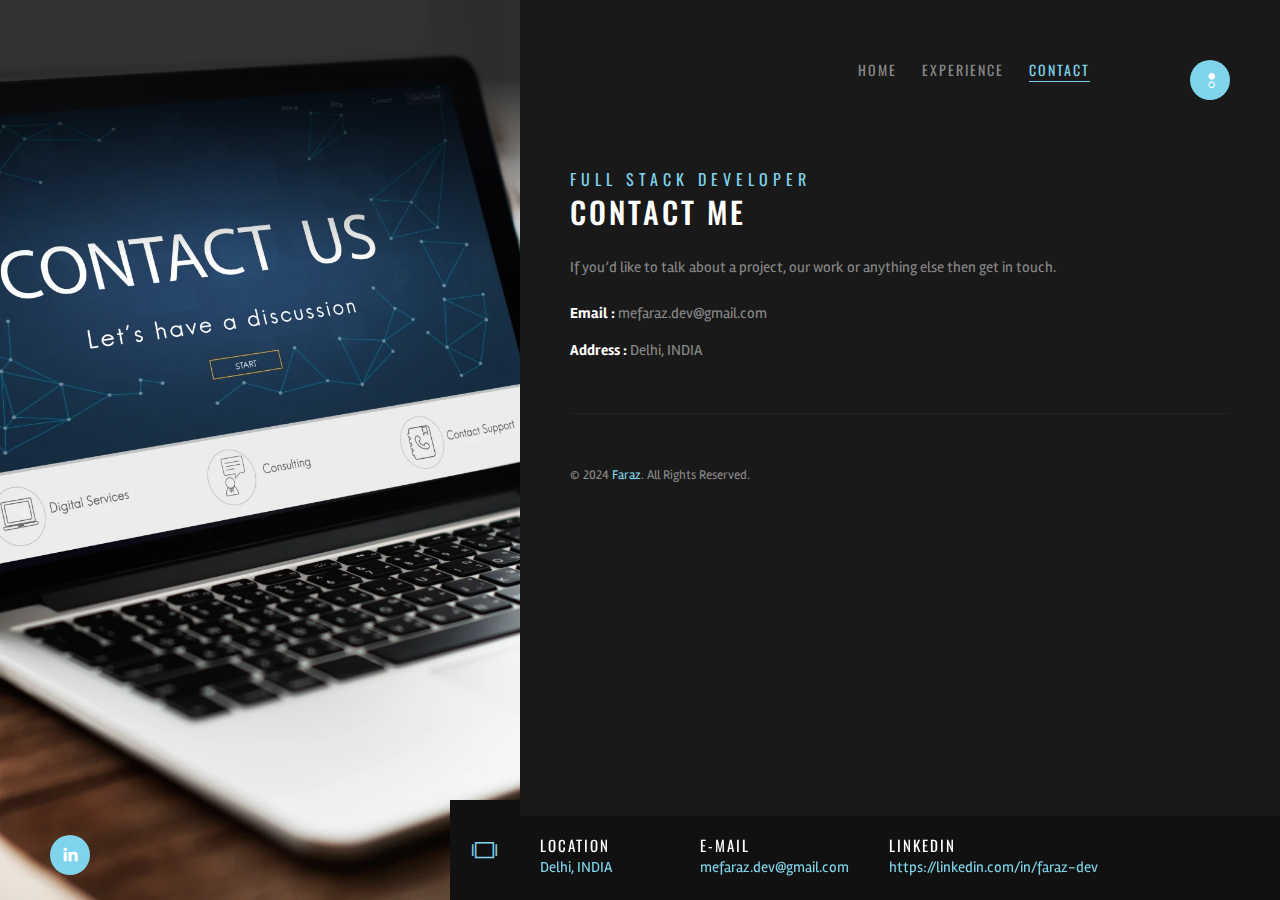
<file: contact.html>
<!doctype html>
<html lang="en" class="no-js">

<head>
    <title>Contact | Full Stack Developer</title>
    <meta charset="utf-8">
    <meta name="viewport" content="width=device-width, initial-scale=1, shrink-to-fit=no">

    <!-- Meta Keywords -->
    <meta name="keywords"
    content="Full Stack Developer, Faraz, Mohammad faraz, Backend developer, Developers, PostgreSQL Developer, ReactJS Developer, NodeJS Developer, Professional, Mohd Faraz, Farhaz, Mohd Farhaz, Faraz India">

    <!-- Meta Description -->
    <meta name="description"
        content="I look forward to connecting with individuals and organizations that share these values and are interested in collaborating on projects that make a positive impact.">

    <link rel="shortcut icon" href="images/favicon.png">
    <link rel="stylesheet" href="assets/css/bootstrap.min.css">
    <link rel="stylesheet" href="assets/css/themify-icons.css">
    <link rel="stylesheet" href="assets/css/owl.carousel.min.css">
    <link rel="stylesheet" href="assets/css/style.css">
    <link rel="stylesheet" href="assets/css/style-animations.css">
</head>

<body class="cv has-additional-menu-content">
    <header id="identity">
        <!-- Logo -->
        <div class="logo">
            <a href="index.html" class="logo-link" rel="home">
                <h2></h2>
            </a>
        </div>
    </header>
    <!-- Menu -->
    <div id="site-menu">
        <nav class="nav-menu">
            <ul>
                <li class="menu-item"><a href="index.html">Home</a></li>
                <li class="menu-item"><a href="about.html">Experience</a></li>
                <li class="menu-item current-menu-item"><a href="contact.html">Contact</a></li>
            </ul>
        </nav>
    </div>
    <div class="menu-overlay"></div>
    <div class="site-menu-toggle">
        <a href="#site-menu" class="ti"> <span class="screen-reader-text">Toggle navigation</span> </a>
    </div>
    <!-- Social Media -->
    <div id="social-profiles">
        <nav class="social-menu">
            <ul>
                <li class="menu-item"><a href="https://linkedin.com/in/faraz-dev" target="_blank"><span
                            class="ti"></span></a></li>
            </ul>
        </nav>
    </div>
    <!-- Media -->
    <div class="hero-media">
        <div class="owl-carousel" data-expand-duration="800">
            <div class="item owl-lazy" data-src="images/contact.webp"></div>
        </div> <span class="overlay"></span> <span class="ti ti-spin ti-loading"></span>
    </div>
    <!-- Content -->
    <div class="content-wrap">
        <div class="mefaraz page">
            <h3 class="title-medium">Full Stack Developer</h3>
            <h2 class="title">Contact Me</h2>
            <div class="content">
                <div class="row">
                    <div class="col-md-12">
                        <p>If you’d like to talk about a project, our work or anything else then get in touch.</p>
                        <div class="list">
                            <ul>
                                <li><strong>Email :</strong> mefaraz.dev@gmail.com</li>
                                <li><strong>Address :</strong> Delhi, INDIA</li>
                            </ul>
                        </div>
                    </div>
                </div>
            </div>
        </div>
        <!-- Copyright -->
        <div class="copyright">
            <p>&copy; 2024 <a href="index.html">Faraz</a>. All Rights Reserved.</p>
        </div>
    </div>
    <!-- Hidden Menu -->
    <div class="additional-menu-content">
        <h3 class="title-small">Full Stack Developer</h3>
        <h2 class="title">Faraz</h2> <img src="images/about.png" alt="">
        <p>Hello, I'm a Full Stack Developer from India with over 8 years of experience.</p>
        <h5><a href="https://www.linkedin.com/in/faraz-dev/" target="_blank">https://www.linkedin.com/in/faraz-dev/</a>
        </h5>
    </div>
    <!-- My Info -->
    <div class="my-info">
        <div class="box">
            <div class="field field-my-info field-separator">
                <h6>Location</h6>
                <p>Delhi, INDIA</p>
            </div>
            <div class="field field-my-info field-separator">
                <h6>E-Mail</h6>
                <p>mefaraz.dev@gmail.com</p>
            </div>
            <div class="field field-my-info field-separator">
                <h6>Linkedin</h6>
                <p><a href="https://linkedin.com/in/faraz-dev" target="_blank">https://linkedin.com/in/faraz-dev</a></p>
            </div>
            <div class="clear"></div>
        </div>
    </div>
    <!-- Js -->
    <script src="assets/js/jquery-3.3.1.min.js"></script>
    <script src="assets/js/modernizr-custom.js"></script>
    <script src="assets/js/owl-carousel.min.js"></script>
    <script src="assets/js/functions.js"></script>
</body>

</html>
</file>
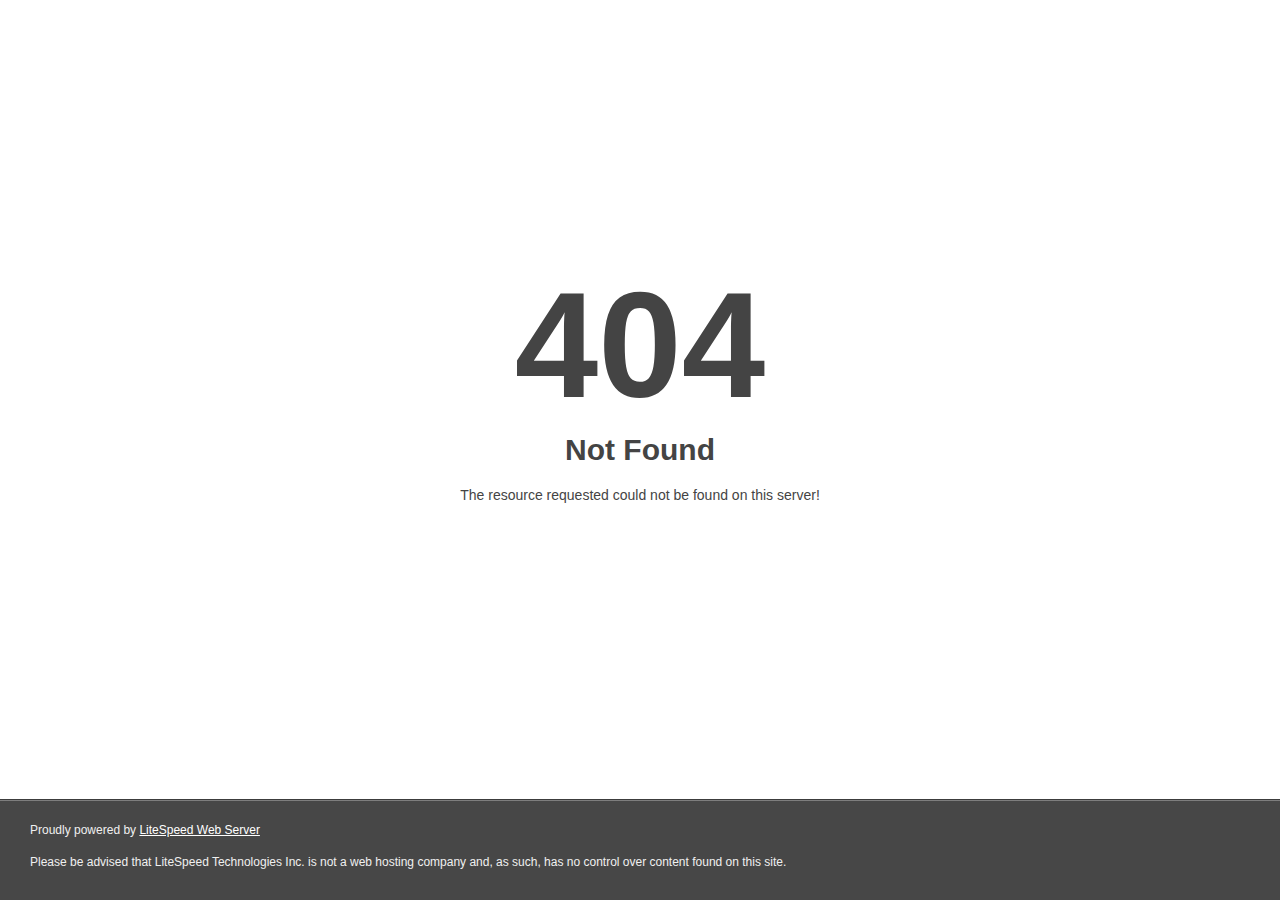
<file: assets/css/owl.video.play.html>
<!DOCTYPE html>
<html style="height:100%">
<head>
<meta name="viewport" content="width=device-width, initial-scale=1, shrink-to-fit=no" />
<title> 404 Not Found
</title></head>
<body style="color: #444; margin:0;font: normal 14px/20px Arial, Helvetica, sans-serif; height:100%; background-color: #fff;">
<div style="height:auto; min-height:100%; ">     <div style="text-align: center; width:800px; margin-left: -400px; position:absolute; top: 30%; left:50%;">
        <h1 style="margin:0; font-size:150px; line-height:150px; font-weight:bold;">404</h1>
<h2 style="margin-top:20px;font-size: 30px;">Not Found
</h2>
<p>The resource requested could not be found on this server!</p>
</div></div><div style="color:#f0f0f0; font-size:12px;margin:auto;padding:0px 30px 0px 30px;position:relative;clear:both;height:100px;margin-top:-101px;background-color:#474747;border-top: 1px solid rgba(0,0,0,0.15);box-shadow: 0 1px 0 rgba(255, 255, 255, 0.3) inset;">
<br>Proudly powered by  <a style="color:#fff;" href="http://www.litespeedtech.com/error-page">LiteSpeed Web Server</a><p>Please be advised that LiteSpeed Technologies Inc. is not a web hosting company and, as such, has no control over content found on this site.</p></div></body></html>
</file>
<file: assets/css/themify-icons.css>
@font-face {
	font-family: 'themify';
	src:url('../fonts/themify.eot');
	src:url('../fonts/themifyd41d.eot?#iefix') format('embedded-opentype'),
		url('../fonts/themify.woff') format('woff'),
		url('../fonts/themify.ttf') format('truetype'),
		url('../fonts/themify.svg') format('svg');
	font-weight: normal;
	font-style: normal;
}

[class^="ti-"], [class*=" ti-"] {
	font-family: 'themify';
	speak: none;
	font-style: normal;
	font-weight: normal;
	font-variant: normal;
	text-transform: none;
	line-height: 1;

	/* Better Font Rendering =========== */
	-webkit-font-smoothing: antialiased;
	-moz-osx-font-smoothing: grayscale;
}

.ti-wand:before {
	content: "\e600";
}
.ti-volume:before {
	content: "\e601";
}
.ti-user:before {
	content: "\e602";
}
.ti-unlock:before {
	content: "\e603";
}
.ti-unlink:before {
	content: "\e604";
}
.ti-trash:before {
	content: "\e605";
}
.ti-thought:before {
	content: "\e606";
}
.ti-target:before {
	content: "\e607";
}
.ti-tag:before {
	content: "\e608";
}
.ti-tablet:before {
	content: "\e609";
}
.ti-star:before {
	content: "\e60a";
}
.ti-spray:before {
	content: "\e60b";
}
.ti-signal:before {
	content: "\e60c";
}
.ti-shopping-cart:before {
	content: "\e60d";
}
.ti-shopping-cart-full:before {
	content: "\e60e";
}
.ti-settings:before {
	content: "\e60f";
}
.ti-search:before {
	content: "\e610";
}
.ti-zoom-in:before {
	content: "\e611";
}
.ti-zoom-out:before {
	content: "\e612";
}
.ti-cut:before {
	content: "\e613";
}
.ti-ruler:before {
	content: "\e614";
}
.ti-ruler-pencil:before {
	content: "\e615";
}
.ti-ruler-alt:before {
	content: "\e616";
}
.ti-bookmark:before {
	content: "\e617";
}
.ti-bookmark-alt:before {
	content: "\e618";
}
.ti-reload:before {
	content: "\e619";
}
.ti-plus:before {
	content: "\e61a";
}
.ti-pin:before {
	content: "\e61b";
}
.ti-pencil:before {
	content: "\e61c";
}
.ti-pencil-alt:before {
	content: "\e61d";
}
.ti-paint-roller:before {
	content: "\e61e";
}
.ti-paint-bucket:before {
	content: "\e61f";
}
.ti-na:before {
	content: "\e620";
}
.ti-mobile:before {
	content: "\e621";
}
.ti-minus:before {
	content: "\e622";
}
.ti-medall:before {
	content: "\e623";
}
.ti-medall-alt:before {
	content: "\e624";
}
.ti-marker:before {
	content: "\e625";
}
.ti-marker-alt:before {
	content: "\e626";
}
.ti-arrow-up:before {
	content: "\e627";
}
.ti-arrow-right:before {
	content: "\e628";
}
.ti-arrow-left:before {
	content: "\e629";
}
.ti-arrow-down:before {
	content: "\e62a";
}
.ti-lock:before {
	content: "\e62b";
}
.ti-location-arrow:before {
	content: "\e62c";
}
.ti-link:before {
	content: "\e62d";
}
.ti-layout:before {
	content: "\e62e";
}
.ti-layers:before {
	content: "\e62f";
}
.ti-layers-alt:before {
	content: "\e630";
}
.ti-key:before {
	content: "\e631";
}
.ti-import:before {
	content: "\e632";
}
.ti-image:before {
	content: "\e633";
}
.ti-heart:before {
	content: "\e634";
}
.ti-heart-broken:before {
	content: "\e635";
}
.ti-hand-stop:before {
	content: "\e636";
}
.ti-hand-open:before {
	content: "\e637";
}
.ti-hand-drag:before {
	content: "\e638";
}
.ti-folder:before {
	content: "\e639";
}
.ti-flag:before {
	content: "\e63a";
}
.ti-flag-alt:before {
	content: "\e63b";
}
.ti-flag-alt-2:before {
	content: "\e63c";
}
.ti-eye:before {
	content: "\e63d";
}
.ti-export:before {
	content: "\e63e";
}
.ti-exchange-vertical:before {
	content: "\e63f";
}
.ti-desktop:before {
	content: "\e640";
}
.ti-cup:before {
	content: "\e641";
}
.ti-crown:before {
	content: "\e642";
}
.ti-comments:before {
	content: "\e643";
}
.ti-comment:before {
	content: "\e644";
}
.ti-comment-alt:before {
	content: "\e645";
}
.ti-close:before {
	content: "\e646";
}
.ti-clip:before {
	content: "\e647";
}
.ti-angle-up:before {
	content: "\e648";
}
.ti-angle-right:before {
	content: "\e649";
}
.ti-angle-left:before {
	content: "\e64a";
}
.ti-angle-down:before {
	content: "\e64b";
}
.ti-check:before {
	content: "\e64c";
}
.ti-check-box:before {
	content: "\e64d";
}
.ti-camera:before {
	content: "\e64e";
}
.ti-announcement:before {
	content: "\e64f";
}
.ti-brush:before {
	content: "\e650";
}
.ti-briefcase:before {
	content: "\e651";
}
.ti-bolt:before {
	content: "\e652";
}
.ti-bolt-alt:before {
	content: "\e653";
}
.ti-blackboard:before {
	content: "\e654";
}
.ti-bag:before {
	content: "\e655";
}
.ti-move:before {
	content: "\e656";
}
.ti-arrows-vertical:before {
	content: "\e657";
}
.ti-arrows-horizontal:before {
	content: "\e658";
}
.ti-fullscreen:before {
	content: "\e659";
}
.ti-arrow-top-right:before {
	content: "\e65a";
}
.ti-arrow-top-left:before {
	content: "\e65b";
}
.ti-arrow-circle-up:before {
	content: "\e65c";
}
.ti-arrow-circle-right:before {
	content: "\e65d";
}
.ti-arrow-circle-left:before {
	content: "\e65e";
}
.ti-arrow-circle-down:before {
	content: "\e65f";
}
.ti-angle-double-up:before {
	content: "\e660";
}
.ti-angle-double-right:before {
	content: "\e661";
}
.ti-angle-double-left:before {
	content: "\e662";
}
.ti-angle-double-down:before {
	content: "\e663";
}
.ti-zip:before {
	content: "\e664";
}
.ti-world:before {
	content: "\e665";
}
.ti-wheelchair:before {
	content: "\e666";
}
.ti-view-list:before {
	content: "\e667";
}
.ti-view-list-alt:before {
	content: "\e668";
}
.ti-view-grid:before {
	content: "\e669";
}
.ti-uppercase:before {
	content: "\e66a";
}
.ti-upload:before {
	content: "\e66b";
}
.ti-underline:before {
	content: "\e66c";
}
.ti-truck:before {
	content: "\e66d";
}
.ti-timer:before {
	content: "\e66e";
}
.ti-ticket:before {
	content: "\e66f";
}
.ti-thumb-up:before {
	content: "\e670";
}
.ti-thumb-down:before {
	content: "\e671";
}
.ti-text:before {
	content: "\e672";
}
.ti-stats-up:before {
	content: "\e673";
}
.ti-stats-down:before {
	content: "\e674";
}
.ti-split-v:before {
	content: "\e675";
}
.ti-split-h:before {
	content: "\e676";
}
.ti-smallcap:before {
	content: "\e677";
}
.ti-shine:before {
	content: "\e678";
}
.ti-shift-right:before {
	content: "\e679";
}
.ti-shift-left:before {
	content: "\e67a";
}
.ti-shield:before {
	content: "\e67b";
}
.ti-notepad:before {
	content: "\e67c";
}
.ti-server:before {
	content: "\e67d";
}
.ti-quote-right:before {
	content: "\e67e";
}
.ti-quote-left:before {
	content: "\e67f";
}
.ti-pulse:before {
	content: "\e680";
}
.ti-printer:before {
	content: "\e681";
}
.ti-power-off:before {
	content: "\e682";
}
.ti-plug:before {
	content: "\e683";
}
.ti-pie-chart:before {
	content: "\e684";
}
.ti-paragraph:before {
	content: "\e685";
}
.ti-panel:before {
	content: "\e686";
}
.ti-package:before {
	content: "\e687";
}
.ti-music:before {
	content: "\e688";
}
.ti-music-alt:before {
	content: "\e689";
}
.ti-mouse:before {
	content: "\e68a";
}
.ti-mouse-alt:before {
	content: "\e68b";
}
.ti-money:before {
	content: "\e68c";
}
.ti-microphone:before {
	content: "\e68d";
}
.ti-menu:before {
	content: "\e68e";
}
.ti-menu-alt:before {
	content: "\e68f";
}
.ti-map:before {
	content: "\e690";
}
.ti-map-alt:before {
	content: "\e691";
}
.ti-loop:before {
	content: "\e692";
}
.ti-location-pin:before {
	content: "\e693";
}
.ti-list:before {
	content: "\e694";
}
.ti-light-bulb:before {
	content: "\e695";
}
.ti-Italic:before {
	content: "\e696";
}
.ti-info:before {
	content: "\e697";
}
.ti-infinite:before {
	content: "\e698";
}
.ti-id-badge:before {
	content: "\e699";
}
.ti-hummer:before {
	content: "\e69a";
}
.ti-home:before {
	content: "\e69b";
}
.ti-help:before {
	content: "\e69c";
}
.ti-headphone:before {
	content: "\e69d";
}
.ti-harddrives:before {
	content: "\e69e";
}
.ti-harddrive:before {
	content: "\e69f";
}
.ti-gift:before {
	content: "\e6a0";
}
.ti-game:before {
	content: "\e6a1";
}
.ti-filter:before {
	content: "\e6a2";
}
.ti-files:before {
	content: "\e6a3";
}
.ti-file:before {
	content: "\e6a4";
}
.ti-eraser:before {
	content: "\e6a5";
}
.ti-envelope:before {
	content: "\e6a6";
}
.ti-download:before {
	content: "\e6a7";
}
.ti-direction:before {
	content: "\e6a8";
}
.ti-direction-alt:before {
	content: "\e6a9";
}
.ti-dashboard:before {
	content: "\e6aa";
}
.ti-control-stop:before {
	content: "\e6ab";
}
.ti-control-shuffle:before {
	content: "\e6ac";
}
.ti-control-play:before {
	content: "\e6ad";
}
.ti-control-pause:before {
	content: "\e6ae";
}
.ti-control-forward:before {
	content: "\e6af";
}
.ti-control-backward:before {
	content: "\e6b0";
}
.ti-cloud:before {
	content: "\e6b1";
}
.ti-cloud-up:before {
	content: "\e6b2";
}
.ti-cloud-down:before {
	content: "\e6b3";
}
.ti-clipboard:before {
	content: "\e6b4";
}
.ti-car:before {
	content: "\e6b5";
}
.ti-calendar:before {
	content: "\e6b6";
}
.ti-book:before {
	content: "\e6b7";
}
.ti-bell:before {
	content: "\e6b8";
}
.ti-basketball:before {
	content: "\e6b9";
}
.ti-bar-chart:before {
	content: "\e6ba";
}
.ti-bar-chart-alt:before {
	content: "\e6bb";
}
.ti-back-right:before {
	content: "\e6bc";
}
.ti-back-left:before {
	content: "\e6bd";
}
.ti-arrows-corner:before {
	content: "\e6be";
}
.ti-archive:before {
	content: "\e6bf";
}
.ti-anchor:before {
	content: "\e6c0";
}
.ti-align-right:before {
	content: "\e6c1";
}
.ti-align-left:before {
	content: "\e6c2";
}
.ti-align-justify:before {
	content: "\e6c3";
}
.ti-align-center:before {
	content: "\e6c4";
}
.ti-alert:before {
	content: "\e6c5";
}
.ti-alarm-clock:before {
	content: "\e6c6";
}
.ti-agenda:before {
	content: "\e6c7";
}
.ti-write:before {
	content: "\e6c8";
}
.ti-window:before {
	content: "\e6c9";
}
.ti-widgetized:before {
	content: "\e6ca";
}
.ti-widget:before {
	content: "\e6cb";
}
.ti-widget-alt:before {
	content: "\e6cc";
}
.ti-wallet:before {
	content: "\e6cd";
}
.ti-video-clapper:before {
	content: "\e6ce";
}
.ti-video-camera:before {
	content: "\e6cf";
}
.ti-vector:before {
	content: "\e6d0";
}
.ti-themify-logo:before {
	content: "\e6d1";
}
.ti-themify-favicon:before {
	content: "\e6d2";
}
.ti-themify-favicon-alt:before {
	content: "\e6d3";
}
.ti-support:before {
	content: "\e6d4";
}
.ti-stamp:before {
	content: "\e6d5";
}
.ti-split-v-alt:before {
	content: "\e6d6";
}
.ti-slice:before {
	content: "\e6d7";
}
.ti-shortcode:before {
	content: "\e6d8";
}
.ti-shift-right-alt:before {
	content: "\e6d9";
}
.ti-shift-left-alt:before {
	content: "\e6da";
}
.ti-ruler-alt-2:before {
	content: "\e6db";
}
.ti-receipt:before {
	content: "\e6dc";
}
.ti-pin2:before {
	content: "\e6dd";
}
.ti-pin-alt:before {
	content: "\e6de";
}
.ti-pencil-alt2:before {
	content: "\e6df";
}
.ti-palette:before {
	content: "\e6e0";
}
.ti-more:before {
	content: "\e6e1";
}
.ti-more-alt:before {
	content: "\e6e2";
}
.ti-microphone-alt:before {
	content: "\e6e3";
}
.ti-magnet:before {
	content: "\e6e4";
}
.ti-line-double:before {
	content: "\e6e5";
}
.ti-line-dotted:before {
	content: "\e6e6";
}
.ti-line-dashed:before {
	content: "\e6e7";
}
.ti-layout-width-full:before {
	content: "\e6e8";
}
.ti-layout-width-default:before {
	content: "\e6e9";
}
.ti-layout-width-default-alt:before {
	content: "\e6ea";
}
.ti-layout-tab:before {
	content: "\e6eb";
}
.ti-layout-tab-window:before {
	content: "\e6ec";
}
.ti-layout-tab-v:before {
	content: "\e6ed";
}
.ti-layout-tab-min:before {
	content: "\e6ee";
}
.ti-layout-slider:before {
	content: "\e6ef";
}
.ti-layout-slider-alt:before {
	content: "\e6f0";
}
.ti-layout-sidebar-right:before {
	content: "\e6f1";
}
.ti-layout-sidebar-none:before {
	content: "\e6f2";
}
.ti-layout-sidebar-left:before {
	content: "\e6f3";
}
.ti-layout-placeholder:before {
	content: "\e6f4";
}
.ti-layout-menu:before {
	content: "\e6f5";
}
.ti-layout-menu-v:before {
	content: "\e6f6";
}
.ti-layout-menu-separated:before {
	content: "\e6f7";
}
.ti-layout-menu-full:before {
	content: "\e6f8";
}
.ti-layout-media-right-alt:before {
	content: "\e6f9";
}
.ti-layout-media-right:before {
	content: "\e6fa";
}
.ti-layout-media-overlay:before {
	content: "\e6fb";
}
.ti-layout-media-overlay-alt:before {
	content: "\e6fc";
}
.ti-layout-media-overlay-alt-2:before {
	content: "\e6fd";
}
.ti-layout-media-left-alt:before {
	content: "\e6fe";
}
.ti-layout-media-left:before {
	content: "\e6ff";
}
.ti-layout-media-center-alt:before {
	content: "\e700";
}
.ti-layout-media-center:before {
	content: "\e701";
}
.ti-layout-list-thumb:before {
	content: "\e702";
}
.ti-layout-list-thumb-alt:before {
	content: "\e703";
}
.ti-layout-list-post:before {
	content: "\e704";
}
.ti-layout-list-large-image:before {
	content: "\e705";
}
.ti-layout-line-solid:before {
	content: "\e706";
}
.ti-layout-grid4:before {
	content: "\e707";
}
.ti-layout-grid3:before {
	content: "\e708";
}
.ti-layout-grid2:before {
	content: "\e709";
}
.ti-layout-grid2-thumb:before {
	content: "\e70a";
}
.ti-layout-cta-right:before {
	content: "\e70b";
}
.ti-layout-cta-left:before {
	content: "\e70c";
}
.ti-layout-cta-center:before {
	content: "\e70d";
}
.ti-layout-cta-btn-right:before {
	content: "\e70e";
}
.ti-layout-cta-btn-left:before {
	content: "\e70f";
}
.ti-layout-column4:before {
	content: "\e710";
}
.ti-layout-column3:before {
	content: "\e711";
}
.ti-layout-column2:before {
	content: "\e712";
}
.ti-layout-accordion-separated:before {
	content: "\e713";
}
.ti-layout-accordion-merged:before {
	content: "\e714";
}
.ti-layout-accordion-list:before {
	content: "\e715";
}
.ti-ink-pen:before {
	content: "\e716";
}
.ti-info-alt:before {
	content: "\e717";
}
.ti-help-alt:before {
	content: "\e718";
}
.ti-headphone-alt:before {
	content: "\e719";
}
.ti-hand-point-up:before {
	content: "\e71a";
}
.ti-hand-point-right:before {
	content: "\e71b";
}
.ti-hand-point-left:before {
	content: "\e71c";
}
.ti-hand-point-down:before {
	content: "\e71d";
}
.ti-gallery:before {
	content: "\e71e";
}
.ti-face-smile:before {
	content: "\e71f";
}
.ti-face-sad:before {
	content: "\e720";
}
.ti-credit-card:before {
	content: "\e721";
}
.ti-control-skip-forward:before {
	content: "\e722";
}
.ti-control-skip-backward:before {
	content: "\e723";
}
.ti-control-record:before {
	content: "\e724";
}
.ti-control-eject:before {
	content: "\e725";
}
.ti-comments-smiley:before {
	content: "\e726";
}
.ti-brush-alt:before {
	content: "\e727";
}
.ti-youtube:before {
	content: "\e728";
}
.ti-vimeo:before {
	content: "\e729";
}
.ti-twitter:before {
	content: "\e72a";
}
.ti-time:before {
	content: "\e72b";
}
.ti-tumblr:before {
	content: "\e72c";
}
.ti-skype:before {
	content: "\e72d";
}
.ti-share:before {
	content: "\e72e";
}
.ti-share-alt:before {
	content: "\e72f";
}
.ti-rocket:before {
	content: "\e730";
}
.ti-pinterest:before {
	content: "\e731";
}
.ti-new-window:before {
	content: "\e732";
}
.ti-microsoft:before {
	content: "\e733";
}
.ti-list-ol:before {
	content: "\e734";
}
.ti-linkedin:before {
	content: "\e735";
}
.ti-layout-sidebar-2:before {
	content: "\e736";
}
.ti-layout-grid4-alt:before {
	content: "\e737";
}
.ti-layout-grid3-alt:before {
	content: "\e738";
}
.ti-layout-grid2-alt:before {
	content: "\e739";
}
.ti-layout-column4-alt:before {
	content: "\e73a";
}
.ti-layout-column3-alt:before {
	content: "\e73b";
}
.ti-layout-column2-alt:before {
	content: "\e73c";
}
.ti-instagram:before {
	content: "\e73d";
}
.ti-google:before {
	content: "\e73e";
}
.ti-github:before {
	content: "\e73f";
}
.ti-flickr:before {
	content: "\e740";
}
.ti-facebook:before {
	content: "\e741";
}
.ti-dropbox:before {
	content: "\e742";
}
.ti-dribbble:before {
	content: "\e743";
}
.ti-apple:before {
	content: "\e744";
}
.ti-android:before {
	content: "\e745";
}
.ti-save:before {
	content: "\e746";
}
.ti-save-alt:before {
	content: "\e747";
}
.ti-yahoo:before {
	content: "\e748";
}
.ti-wordpress:before {
	content: "\e749";
}
.ti-vimeo-alt:before {
	content: "\e74a";
}
.ti-twitter-alt:before {
	content: "\e74b";
}
.ti-tumblr-alt:before {
	content: "\e74c";
}
.ti-trello:before {
	content: "\e74d";
}
.ti-stack-overflow:before {
	content: "\e74e";
}
.ti-soundcloud:before {
	content: "\e74f";
}
.ti-sharethis:before {
	content: "\e750";
}
.ti-sharethis-alt:before {
	content: "\e751";
}
.ti-reddit:before {
	content: "\e752";
}
.ti-pinterest-alt:before {
	content: "\e753";
}
.ti-microsoft-alt:before {
	content: "\e754";
}
.ti-linux:before {
	content: "\e755";
}
.ti-jsfiddle:before {
	content: "\e756";
}
.ti-joomla:before {
	content: "\e757";
}
.ti-html5:before {
	content: "\e758";
}
.ti-flickr-alt:before {
	content: "\e759";
}
.ti-email:before {
	content: "\e75a";
}
.ti-drupal:before {
	content: "\e75b";
}
.ti-dropbox-alt:before {
	content: "\e75c";
}
.ti-css3:before {
	content: "\e75d";
}
.ti-rss:before {
	content: "\e75e";
}
.ti-rss-alt:before {
	content: "\e75f";
}
</file>
<file: assets/css/style.css>
/* 
 01. Google Fonts
 02. General Settings
 03. Useful Classes
 04. Owl Carousel
 05. Hero Section
 06. Logo
 07. Mobile Menu Toggle
 08. Site Menu
 09. Social Links & Menu
 10. Additional Menu Content
 11. Menu Overlay
 12. My Info
 13. Content Section
 14. Services styles
 15. Timeline styles
 16. Project styles
 17. Footer
*/


/* 01. Google Font */
@import url('https://fonts.googleapis.com/css?family=Oswald:400,500|Rambla:400,700');

/* 02. General Settings */

html,
body {
    -moz-osx-font-smoothing: grayscale;
    -webkit-font-smoothing: antialiased;
    -moz-font-smoothing: antialiased;
    font-smoothing: antialiased;
}

body {
    font-family: 'Rambla', sans-serif;
    color: #888;
    font-weight: 400;
    font-size: 15px;
    line-height: 1.75em;
    min-height: 100%;
    position: relative;
    overflow-x: hidden;
    background-color: #191919;
}

p {
    font-family: 'Rambla', sans-serif;
    font-size: 15px;
    line-height: 1.75em;
    font-weight: 400;
    color: #888;
    margin: 0 0 20px;
}

h1,
h2,
h3,
h4,
h5,
h6 {
    margin: 0;
    color: #fff;
    font-weight: 500;
}

h1 a,
h2 a,
h3 a,
h4 a,
h5 a,
h6 a {
    font-weight: inherit;
}

h1 a,
h2 a,
h3 a,
h4 a,
h5 a,
h6 a,
h1 a:hover,
h2 a:hover,
h3 a:hover,
h4 a:hover,
h5 a:hover,
h6 a:hover,
h1 a:focus,
h2 a:focus,
h3 a:focus,
h4 a:focus,
h5 a:focus,
h6 a:focus {
    color: inherit;
    text-decoration: none;
}

hr {
    background-color: #eee;
    border: 0;
    height: 3px;
    margin-top: 60px;
    margin-bottom: 60px;
}

ul,
ol,
dl,
table,
pre,
form {
    margin: 0;
}

ul {
    list-style-type: disc;
    padding: 0;
}

ol {
    list-style-type: decimal;
    padding: 0;
}

ul ul,
ol ul {
    list-style-type: circle;
}

ul ol,
ol ol {
    list-style-type: lower-alpha;
}

ol ol ol {
    list-style-type: decimal;
}

ul ul,
ol ul {
    padding-left: 1em;
}

ul ol,
ol ol {
    padding-left: 1.4em;
}

dt {
    font-weight: 500;
}

dd {
    margin-left: 0;
    padding-left: 1.5em;
}

figure {
    margin: 0;
}

table {
    border-collapse: collapse;
    border-spacing: 0;
    border-width: 0;
    width: 100%;
}

caption {
    font-size: 2rem;
    text-align: left;
}

th {
    font-weight: 500;
}

td {
    font-weight: 400;
}

th,
td {
    border-bottom: 1px solid #f9f9f9;
    padding: .75em 0;
    text-align: left;
}

thead {
    font-size: 1.2rem;
    text-transform: uppercase;
}

thead th {
    padding: .5em 0;
    border-bottom-width: 3px;
}

table tfoot tr:last-child td {
    border-bottom: 0;
}

fieldset {
    border-width: 0;
    clear: both;
    margin: 0 0 3.25em;
    padding: 0;
}

fieldset > :last-child {
    margin-bottom: 0;
}

legend {
    border-bottom: 1px solid #f9f9f9;
    font-size: 1.3rem;
    font-weight: 500;
    line-height: 1.625;
    margin-bottom: 1.625em;
    padding-bottom: 0.53846154em;
    text-transform: uppercase;
    width: 100%;
}

dfn,
cite,
em,
i,
q {
    font-style: italic;
}

address {
    margin: 0 0 1.625em;
}

pre {
    font-size: .9rem;
    line-height: 1.6;
    max-width: 100%;
    overflow: auto;
    padding: 1.6em;
    white-space: pre;
    white-space: pre-wrap;
    word-wrap: break-word;
    background: #f9f9f9;
    border: 3px solid #f9f9f9;
    color: #101010;
}

code,
kbd,
tt,
var,
samp,
pre {
    font-family: 'Rambla', sans-serif;
    -webkit-hyphens: none;
    hyphens: none;
    -ms-hyphens: none;
}

ins {
    padding: 0 .3em;
    text-decoration: none;
    background-color: #fffad4;
    border-radius: 3px;
}

mark {
    padding: 0 .3em;
    background-color: #101010;
    color: #fff;
    border-radius: 3px;
}

abbr[title],
acronym[title] {
    text-decoration: none;
    border-bottom: 1px dotted #EEE;
    cursor: help;
}

img {
    border: 0;
    height: auto;
    -ms-interpolation-mode: bicubic;
    max-width: 100%;
    vertical-align: middle;
}

del,
.low-opacity {
    opacity: .6;
}

big,
.big {
    font-size: 120%;
}

small,
.small {
    font-size: 80%;
}

video {
    height: auto;
}

video,
embed,
iframe,
object {
    max-width: 100%;
    margin-bottom: 1.5em;
}

.mt-30 {
    margin-top: 30px;
}

.mb-20 {
    margin-bottom: 20px;
}


/* Links */

a,
a:hover {
    color: #7fd3ea;
}

a {
    text-decoration: none;
    font-weight: 500;
}

a:focus {
    outline: inherit;
}

b,
strong {
    font-weight: bold;
    color: #fff;
}


/* Form elements */
/* text field */
button,
input,
optgroup,
select,
textarea {
    font-family: 'Rambla', sans-serif;
}
input[type="password"]:focus,
input[type="email"]:focus,
input[type="text"]:focus,
input[type="file"]:focus,
input[type="radio"]:focus,
input[type="checkbox"]:focus,
textarea:focus {
    outline: none;
}
input[type="password"],
input[type="email"],
input[type="text"],
input[type="file"],
textarea {
    max-width: 100%;
    margin-bottom: 10px;
    padding: 10px 0;
    height: auto;
    background-color: transparent;
    -webkit-box-shadow: none;
    box-shadow: none;
    border-width: 0 0 1px;
    border-style: solid;
    display: block;
    width: 100%;
    line-height: 1.5em;
    font-family: 'Rambla', sans-serif;
    font-size: 15px;
    font-weight: 400;
    color: #888;
    background-image: none;
    border-bottom: 1px solid #222;
    border-color: ease-in-out .15s, box-shadow ease-in-out .15s;
}
input:focus,
textarea:focus {
    border-bottom-width: 1px;
    border-color: #7fd3ea;
}
input[type="submit"],
input[type="reset"],
input[type="button"],
button {
    text-shadow: none;
    -webkit-box-shadow: none;
    box-shadow: none;
    line-height: 1.75em;
    -webkit-transition: background-color .15s ease-out;
    transition: background-color .15s ease-out;
    background: #7fd3ea;
    border: 1px solid transparent;
}
input[type="submit"]:hover,
input[type="reset"]:hover,
input[type="button"]:hover,
button:hover {
    background-color: #323232;
    color: #fff;
    border: 1px solid transparent;
}
select {
    padding: 10px;
    border-radius: 5px;
}
table,
th,
tr,
td {

}
th,
tr,
td {
    padding: 10px;
}
input[type="radio"],
input[type="checkbox"] {
    display: inline;
}
/* submit and alert success  */
input[type="submit"] {
    background: #7fd3ea;
    color: #fff;
    padding: 8px 20px;
    margin: 0;
    position: relative;
}
.alert-success {
    background: transparent;
    color: #888;
    border: 1px solid #7fd3ea;
    border-radius: 0px;
}
/* placeholder */
::-webkit-input-placeholder {
    color: #888;
}
:-moz-placeholder {
    color: #888;
}
::-moz-placeholder {
    color: #888;
    opacity: 1;
}
:-ms-input-placeholder {
    color: #888;
}



/* button */
.btn {
    cursor: pointer;
    background: #7fd3ea;
    -webkit-appearance: none;
    position: relative;
    color: #fff;
    display: inline-block;
    border-radius: 0;
    border: 1px solid #7fd3ea;
}

.btn:hover {
    color: #fff;
    background-color: #222;
    border: 1px solid #222;
}


/* 03. Useful classes */

.sr-only,
.screen-reader-text {
    position: absolute;
    width: 1px;
    height: 1px;
    padding: 0;
    margin: -1px;
    overflow: hidden;
    clip: rect(0px, 0px, 0px, 0px);
    border: 0 none;
}

.clearfix:after {
    content: "";
    display: table;
    clear: both;
}

.clear {
    clear: both;
    display: block;
    height: 0;
    overflow: hidden;
    visibility: hidden;
    width: 0;
}

.alignleft {
    float: left;
    margin-right: 1.65em;
    margin-bottom: 1.65rem;
}

.alignright {
    float: right;
    margin-left: 1.65em;
    margin-bottom: 1.65rem;
}

.aligncenter {
    clear: both;
    display: block;
    margin-left: auto;
    margin-right: auto;
}

.text-left {
    text-align: left;
}

.text-center {
    text-align: center;
}

.text-right {
    text-align: right;
}

.text-uppercase {
    text-transform: uppercase;
}

.no-bottom {
    color: #101010;
    font-weight: 500;

    word-spacing: 0;
    margin-bottom: 0px;
    font-size: 15px;
    text-transform: uppercase
}

.d-none {
    display: none;
}

.grid-container {
   display: -webkit-box;
    display: -webkit-flex;
    display: -ms-flexbox;
    display: flex;
    flex-wrap: wrap;
    margin-right: -30px;
    margin-left: -30px;
}

.grid-container .grid-column {
    position: relative;
    width: 100%;
    min-height: 1px;
    padding-right: 30px;
    padding-left: 30px;
}

@media (min-width: 768px) and (max-width: 991px),
(min-width: 1200px) {
    .grid-container .grid-column {
        -ms-flex-preferred-size: 0;
        flex-basis: 0;
        -ms-flex-positive: 1;
        -webkit-box-flex: 1;
        flex-grow: 1;
        max-width: 100%;
    }

    .grid-container .order-first {
        -ms-flex-order: -1;
        -webkit-box-ordinal-group: 0;
        order: -1;
    }
}

@media (min-width: 1440px) {
    .grid-container {
        margin-right: -60px;
        margin-left: -60px;
    }

    .grid-container .grid-column {
        padding-right: 60px;
        padding-left: 60px;
    }
}


/* Themify */

.ti:before {
    display: inline-block;
    font: normal normal normal 24px/1 "Themify";
    font-size: inherit;
    text-rendering: auto;
    line-height: inherit;
    -webkit-font-smoothing: antialiased;
    -moz-osx-font-smoothing: grayscale;
}

.ti-chevron-right:before {
    content: "\e649";
}

.ti-chevron-left:before {
    content: "\e64a";
}

.ti-plus:before {
    content: "\e61a";
}


/* List */



.list {
    margin-bottom: 0px;
}

.list li {
    display: block;
    text-align: left;
    position: relative;
    margin-bottom: 10px;
    font-weight: 400;
    font-size: 15px;
}

.list li strong {
    font-size: 15px;
    color: #fff;
}

.list li:last-child {
    margin-bottom: 0px;
}

/* Instagram Thumb */

.insta-thumb {
    float: left;
    width: 100%;
}

.insta-thumb a {
    float: left;
    width: 33.3%;
    padding: 5px;
    overflow: hidden;
    -webkit-transition: all 0.3s ease-in-out;
    transition: all 0.3s ease-in-out;
}

.insta-thumb a img {
    width: 100%;
    height: auto;
    border-radius: 4px;
    margin: 0;
}

.insta-thumb a:hover {
    opacity: 0.6;
}

.divider1 {
    height: 1px;
    width: 100%;
    background: #222;
    margin: 60px 0;
}

.divider2 {
    height: 1px;
    width: 100%;
    background: #222;
    margin: 60px 0;
}


/* 04. Owl Carousel */

.owl-carousel {
    display: none;
    width: 100%;
    -webkit-tap-highlight-color: transparent;
    position: relative;
    z-index: 1;
}

.owl-carousel .owl-stage {
    position: relative;
    -ms-touch-action: pan-Y;
    touch-action: manipulation;
    -moz-backface-visibility: hidden;
}

.owl-carousel .owl-stage:after {
    content: ".";
    display: block;
    clear: both;
    visibility: hidden;
    line-height: 0;
    height: 0;
}

.owl-carousel .owl-stage-outer {
    position: relative;
    overflow: hidden;
    -webkit-transform: translate3d(0px, 0px, 0px);
}

.owl-carousel .owl-wrapper,
.owl-carousel .owl-item {
    -webkit-backface-visibility: hidden;
    -moz-backface-visibility: hidden;
    -ms-backface-visibility: hidden;
    -webkit-transform: translate3d(0, 0, 0);
    -moz-transform: translate3d(0, 0, 0);
    -ms-transform: translate3d(0, 0, 0);
}

.owl-carousel .owl-item {
    position: relative;
    min-height: 1px;
    float: left;
    -webkit-backface-visibility: hidden;
    -webkit-tap-highlight-color: transparent;
    -webkit-touch-callout: none;
}

.owl-carousel .owl-item img {
    display: block;
    width: 100%;
}

.owl-carousel .owl-nav.disabled,
.owl-carousel .owl-dots.disabled {
    display: none;
}

.owl-carousel .owl-nav .owl-prev,
.owl-carousel .owl-nav .owl-next,
.owl-carousel .owl-dot {
    cursor: pointer;
    -webkit-user-select: none;
    -moz-user-select: none;
    -ms-user-select: none;
    user-select: none;
}

.owl-carousel .owl-nav button.owl-prev,
.owl-carousel .owl-nav button.owl-next,
.owl-carousel button.owl-dot {
    background: none;
    color: inherit;
    border: none;
    padding: 0;
    font: inherit;
}

.owl-carousel.owl-loaded {
    display: block;
}

.owl-carousel.owl-loading {
    opacity: 0;
    display: block;
}

.owl-carousel.owl-hidden {
    opacity: 0;
}

.owl-carousel.owl-refresh .owl-item {
    visibility: hidden;
}

.owl-carousel.owl-drag .owl-item {
    -ms-touch-action: pan-y;
    touch-action: pan-y;
    -webkit-user-select: none;
    -moz-user-select: none;
    -ms-user-select: none;
    user-select: none;
}

.owl-carousel.owl-grab {
    cursor: move;
    cursor: -webkit-grab;
    cursor: grab;
}

.owl-carousel.owl-rtl {
    direction: rtl;
}

.owl-carousel.owl-rtl .owl-item {
    float: right;
}

.no-js .owl-carousel {
    display: block;
}

.owl-carousel .animated {
    -webkit-animation-duration: 1s;
    animation-duration: 1s;
    -webkit-animation-fill-mode: both;
    animation-fill-mode: both;
}

.owl-carousel .owl-animated-in {
    z-index: 0;
}

.owl-carousel .owl-animated-out {
    z-index: 1;
}

.owl-carousel .fadeOut {
    -webkit-animation-name: owlFadeOut;
    animation-name: owlFadeOut;
}

@-webkit-keyframes owlFadeOut {
    0% {
        opacity: 1;
    }

    100% {
        opacity: 0;
    }
}

@keyframes owlFadeOut {
    0% {
        opacity: 1;
    }

    100% {
        opacity: 0;
    }
}

.owl-height {
    -webkit-transition: height .2s ease-in-out;
    -o-transition: height .2s ease-in-out;
    transition: height .2s ease-in-out;
}

.owl-carousel .owl-item .owl-lazy {
    opacity: 0;
    -webkit-transition: opacity .5s ease;
    -o-transition: opacity .5s ease;
    transition: opacity .5s ease;
}

.owl-carousel .owl-item .owl-lazy[src^=""],
.owl-carousel .owl-item .owl-lazy:not([src]) {
    max-height: 0;
}

.owl-carousel .owl-item img.owl-lazy {
    -webkit-transform-style: preserve-3d;
    transform-style: preserve-3d;
}

.owl-carousel .owl-video-wrapper {
    position: relative;
    height: 100%;
}

.owl-carousel .owl-video-play-icon {
    position: absolute;
    z-index: 1;
    top: 50%;
    left: 50%;
    width: 90px;
    height: 90px;
    line-height: 90px;
    text-align: center;
    margin: -60px 0 0 -60px;
    background-color: #EEE;
    border-radius: 50%;
    cursor: pointer;
    -webkit-backface-visibility: hidden;
    -webkit-transition: background .3s;
    -o-transition: background .3s;
    transition: background .3s;
}

.owl-carousel .owl-video-playing .owl-video-tn,
.owl-carousel .owl-video-playing .owl-video-play-icon {
    display: none;
}

.owl-carousel .owl-video-tn {
    opacity: 0;
    height: 100%;
    background-position: center center;
    background-repeat: no-repeat;
    background-size: contain;
    -webkit-transition: opacity .3s ease;
    -o-transition: opacity .3s ease;
    transition: opacity .3s ease;
}

.owl-carousel .owl-video-frame {
    position: relative;
    z-index: 1;
    height: 100%;
    width: 100%;
}

@media (min-width: 768px) {
    .hero-media .owl-carousel .owl-video-play-icon {
        width: 100px;
        height: 100px;
        line-height: 100px;
        margin: -60px 0 0 -60px;
    }
}

.owl-carousel .owl-video-play-icon:hover {
    background-color: #101010;
}

.owl-carousel .owl-video-play-icon:before {
    content: '\F40A';
    font: normal normal normal 48px/1 "Themify";
    text-rendering: auto;
    line-height: inherit;
    -webkit-font-smoothing: antialiased;
    -moz-osx-font-smoothing: grayscale;
}


/* Media */

.hero-media .owl-carousel {
    position: absolute;
    z-index: 2;
    top: 0;
    left: 0;
    right: 0;
    height: 250px;
}

.cv .hero-media .owl-carousel {
    height: 540px;
}

.fullpage .hero-media .owl-carousel {
    height: auto;
    bottom: 0;
}

.hero-media .owl-carousel .owl-stage-outer,
.hero-media .owl-carousel .owl-stage,
.hero-media .owl-carousel .owl-item {
    height: 100%;
}

.hero-media .owl-carousel .owl-item {
    overflow: hidden;
}

.hero-media .owl-carousel .owl-item .item {
    position: absolute;
    top: 0;
    left: 0;
    width: 100%;
    height: 100%;
    background-position: center center;
    background-size: cover;
}

.hero-media .owl-carousel .owl-item .owl-lazy[src^=""],
.hero-media .owl-carousel .owl-item .owl-lazy:not([src]) {
    max-height: none;
}

.hero-media .owl-carousel .item-video iframe,
.hero-media .owl-carousel .item-video video {
    display: block;
    height: 100%;
    max-width: none;
    width: 100%;
    margin-bottom: 0;
}

@supports ((-o-object-fit: cover) or (object-fit: cover)) {
    .hero-media .owl-carousel .item-video video {
        -o-object-fit: cover;
        object-fit: cover;
    }
}

@media all and (-ms-high-contrast:none) {
    .hero-media .owl-carousel .item-video video {
        /* IE10 */
        display: none;
    }

    *::-ms-backdrop,
    .hero-media .owl-carousel .item-video video {
        /* IE11 */
        display: none;
    }
}

.hero-media .owl-carousel .owl-nav,
.hero-media .owl-carousel .owl-nav.disabled,
.hero-media .owl-carousel .owl-expand {
    display: none;
}

@media (min-width: 768px) {
    .hero-media .owl-carousel {
        height: 300px;
    }

    .cv .hero-media .owl-carousel {
        height: 540px;
    }

    .fullpage .hero-media .owl-carousel {
        height: 100%;
    }

    .hero-media .owl-carousel .owl-nav,
    .hero-media .owl-carousel .owl-expand {
        position: absolute;
        display: none;
        bottom: 60px;
        background-color: #111;
    }

    .hero-media .owl-carousel .owl-nav {
        right: 60px;
    }

    .cv.hero-has-nav .hero-media .owl-carousel .owl-nav,
    .fullpage.hero-has-nav .hero-media .owl-carousel .owl-nav {
        display: block;
    }

    .hero-media .owl-carousel .owl-expand a {
        position: relative;
        cursor: pointer;
        -webkit-user-select: none;
        -moz-user-select: none;
        -ms-user-select: none;
        user-select: none;
        text-align: center;
    }

    .cv .hero-media .owl-carousel .owl-expand a,
    .hero-has-nav .hero-media .owl-carousel .owl-expand a {
        padding-right: 1px;
    }

    .hero-media .owl-carousel .owl-expand a:after {
        position: absolute;
        top: 15px;
        bottom: 15px;
        width: 0px;
        right: 0;
        background-color: #222;
    }

    .hero-media .owl-carousel .owl-expand a .ti:before {
        content: "\e6f0";
    }

    .expanded-hero .hero-media .owl-carousel .owl-expand a .ti:before {
        content: "\e6ef";
    }

    .hero-media .owl-carousel .owl-nav a,
    .hero-media .owl-carousel .owl-expand a {
        display: inline-block;
        width: 60px;
        height: 60px;
        line-height: 60px;
        font-size: 25px;
        text-decoration: none;
        -webkit-transition: color .3s;
        -o-transition: color .3s;
        transition: color .3s;
    }

    .hero-media .owl-carousel .owl-nav a:focus,
    .hero-media .owl-carousel .owl-expand a:focus {
        outline: 0;
    }

    .hero-media .owl-carousel .owl-nav .owl-prev {
        text-align: right;
        padding-right: 5px;
    }

    .hero-media .owl-carousel .owl-nav .owl-next {
        text-align: left;
        padding-left: 5px;
    }

    .hero-media .owl-carousel .owl-nav a:hover,
    .hero-media .owl-carousel .owl-expand a:hover,
    .hero-media .owl-carousel .owl-nav a:focus,
    .hero-media .owl-carousel .owl-expand a:focus {
        color: #7fd3ea;
    }
}

@media (min-width: 992px) {
    .hero-media .owl-carousel .owl-nav {
        position: fixed;
        right: 50%;
        bottom: 0;
    }

    .cv .hero-media .owl-carousel .owl-nav {
        right: auto;
        left: 70px;
    }

    .hero-has-nav .hero-media .owl-carousel .owl-nav {
        display: block;
    }

    .cv .hero-media .owl-carousel .owl-nav {
        padding-right: 3px;
    }

    .fullpage .hero-media .owl-carousel .owl-nav {
        left: 0;
    }

    .cv .hero-media .owl-carousel .owl-nav:after {
        content: '';
        position: absolute;
        width: 3px;
        right: 0;
        background-color: #EEE;
    }

    .hero-media .owl-carousel .owl-nav:after,
    .hero-media .owl-carousel .owl-expand a:after {
        top: 15px;
        bottom: 15px;
    }

    .cv .hero-media .owl-carousel .owl-expand a:after,
    .hero-has-nav .hero-media .owl-carousel .owl-expand a:after {
        content: '';
    }

    .hero-media .owl-carousel .owl-nav a,
    .hero-media .owl-carousel .owl-expand a {
        height: 100px;
        line-height: 101px;
    }

    .hero-media .owl-carousel .owl-expand {
        display: block;
        position: fixed;
        right: 50%;
        bottom: 0;
    }

    .hero-has-nav .hero-media .owl-carousel .owl-expand {
        margin-right: 100px;
    }

    .cv .hero-media .owl-carousel .owl-expand {
        left: 0;
        right: auto;
    }

    .fullpage .hero-media .owl-carousel .owl-expand {
        display: none;
    }

    .hero-media .owl-carousel .owl-expand a {
        width: 70px;
    }
}

@media (min-width: 1200px) {

    .hero-media .owl-carousel .owl-nav,
    .cv .hero-media .owl-carousel .owl-nav,
    .hero-media .owl-carousel .owl-expand,
    .cv .hero-media .owl-carousel .owl-expand {
        right: 760px;
        left: auto;
    }

    .hero-media .owl-carousel .owl-nav {
        bottom: 0;
    }

    .hero-media .owl-carousel .owl-nav,
    .fullpage .hero-media .owl-carousel .owl-nav {
        left: auto;
    }

    .hero-media .owl-carousel .owl-expand,
    .hero-has-nav .hero-media .owl-carousel .owl-expand {
        margin-right: 0;
    }

    .hero-has-nav .hero-media .owl-carousel .owl-expand {
        right: 860px;
    }

    .hero-has-nav.cv .hero-media .owl-carousel .owl-expand {
        right: 863px;
    }
}

@media (min-width: 1320px) {

    .hero-media .owl-carousel .owl-nav,
    .cv .hero-media .owl-carousel .owl-nav,
    .hero-media .owl-carousel .owl-expand,
    .cv .hero-media .owl-carousel .owl-expand {
        right: 850px;
    }

    .hero-media .owl-carousel .owl-nav a,
    .hero-media .owl-carousel .owl-expand a {
        height: 108px;
        line-height: 108px;
        color: #fff;
    }

    .hero-media .owl-carousel .owl-nav a:hover,
    .hero-media .owl-carousel .owl-expand a:hover {
        color: #fff;
    }

    .hero-media .owl-carousel .owl-nav a {
        width: 60px;
    }

    .hero-media .owl-carousel .owl-expand a {
        width: 90px;
    }

    .hero-has-nav .hero-media .owl-carousel .owl-expand {
        right: 970px;
    }

    .hero-has-nav.cv .hero-media .owl-carousel .owl-expand {
        right: 973px;
    }

    .hero-media .owl-carousel .owl-nav:after,
    .hero-media .owl-carousel .owl-expand a:after {
        top: 30px;
        bottom: 30px;
    }
}

@media (min-width: 1440px) {

    .hero-media .owl-carousel .owl-nav,
    .cv .hero-media .owl-carousel .owl-nav,
    .hero-media .owl-carousel .owl-expand,
    .cv .hero-media .owl-carousel .owl-expand {
        right: 910px;
    }

    .hero-has-nav .hero-media .owl-carousel .owl-expand {
        right: 1030px;
    }

    .hero-has-nav.cv .hero-media .owl-carousel .owl-expand {
        right: 1033px;
    }

    .hero-media .owl-carousel .owl-nav .owl-prev {
        padding-right: 6px;
    }

    .hero-media .owl-carousel .owl-nav .owl-next {
        padding-left: 6px;
    }
}

@media (min-width: 1600px) {

    .hero-media .owl-carousel .owl-nav,
    .cv .hero-media .owl-carousel .owl-nav,
    .hero-media .owl-carousel .owl-expand,
    .cv .hero-media .owl-carousel .owl-expand {
        right: 990px;
    }

    .hero-has-nav .hero-media .owl-carousel .owl-expand {
        right: 1110px;
    }

    .hero-has-nav.cv .hero-media .owl-carousel .owl-expand {
        right: 1113px;
    }
}

@media (min-width: 1860px) {

    .hero-media .owl-carousel .owl-nav,
    .cv .hero-media .owl-carousel .owl-nav,
    .hero-media .owl-carousel .owl-expand,
    .cv .hero-media .owl-carousel .owl-expand {
        right: 1090px;
    }

    .hero-has-nav .hero-media .owl-carousel .owl-expand {
        right: 1210px;
    }
}


/* 05. Hero Section */

.hero-media {
    background-color: #101010;
    z-index: 1;
    height: 250px;
}

.cv .hero-media,
.contact .hero-media {
    height: 540px;
}

.fullpage .hero-media,
.hero-media .map,
.hero-media .one-image {
    height: 100%;
}

.hero-media .one-image,
.hero-media .map {
    z-index: 2;
}

.hero-media .overlay {
    position: absolute;
    z-index: 3;
    top: 0;
    left: 0;
    width: 100%;
    height: 180px;
    background-image: -webkit-gradient(linear, left bottom, left top, from(rgba(0, 0, 0, 0)), color-stop(70%, rgba(0, 0, 0, .8)));
    background-image: -o-linear-gradient(bottom, rgba(0, 0, 0, 0) 0%, rgba(0, 0, 0, .8) 70%);
    background-image: linear-gradient(0deg, rgba(0, 0, 0, 0) 0%, rgba(0, 0, 0, .8) 70%);
    pointer-events: none;
}

.light-hero-colors .hero-media .overlay {
    background-image: -webkit-gradient(linear, left bottom, left top, from(rgba(0, 0, 0, 0)), color-stop(70%, rgba(0, 0, 0, .8)));
    background-image: -o-linear-gradient(bottom, rgba(0, 0, 0, 0) 0%, rgba(0, 0, 0, .8) 70%);
    background-image: linear-gradient(0deg, rgba(0, 0, 0, 0) 0%, rgba(0, 0, 0, .8) 70%);
}

@media (min-width: 768px) {
    .hero-media {
        height: 300px;
    }

    .cv .hero-media,
    .contact .hero-media {
        height: 540px;
    }

    .fullpage .hero-media {
        height: 100%;
    }

    .hero-media .overlay {
        height: 250px;
    }
}

@media (min-width: 992px) {

    .hero-media,
    .hero-media .owl-carousel,
    .contact .hero-media {
        position: fixed;
        top: 0;
        left: 0;
        right: 50%;
        width: auto;
    }

    .hero-media,
    .cv .hero-media,
    .hero-media .owl-carousel,
    .cv .hero-media .owl-carousel,
    .contact .hero-media {
        height: 100%;
    }

    .expanded-hero.expanded-hero-completed .hero-media,
    .expanded-hero.expanded-hero-completed .hero-media .owl-carousel,
    .fullpage .hero-media,
    .fullpage .hero-media .owl-carousel {
        right: 0;
    }

    .hero-media .overlay {
        height: 260px;
    }
}

@media (min-width: 1200px) {

    .hero-media,
    .hero-media .owl-carousel,
    .contact .hero-media {
        right: 760px;
    }
}

@media (min-width: 1320px) {

    .hero-media,
    .hero-media .owl-carousel,
    .contact .hero-media {
        right: 850px;
    }
}

@media (min-width: 1440px) {

    .hero-media,
    .hero-media .owl-carousel,
    .contact .hero-media {
        right: 910px;
    }

    .hero-media .overlay {
        height: 280px;
    }
}

@media (min-width: 1600px) {

    .hero-media,
    .hero-media .owl-carousel,
    .contact .hero-media {
        right: 990px;
    }
}

@media (min-width: 1860px) {

    .hero-media,
    .hero-media .owl-carousel,
    .contact .hero-media {
        right: 1090px;
    }
}

.hero-media .text {
    position: absolute;
    top: 90px;
    left: 15px;
    right: 15px;
    bottom: 294px;
    display: -webkit-box;
    display: -ms-flexbox;
    display: flex;
    -webkit-box-align: center;
    -ms-flex-align: center;
    align-items: center;
}

@media (max-width: 575px) and (min-height: 567px) {
    .hero-media .text {
        bottom: 294px;
    }
}

@media (min-width: 576px) and (max-width: 767px) and (min-height: 567px) {
    .hero-media .text {
        bottom: 219px;
    }
}

@media (min-width: 768px) and (max-width: 991px) and (min-height: 567px) {
    .hero-media .text {
        bottom: 264px;
    }
}

@media (max-width: 767px) and (max-height: 568px) {
    .hero-media .text {
        bottom: 81px;
    }
}

@media (min-width: 768px) and (max-width: 991px) and (max-height: 568px) {
    .hero-media .text {
        bottom: 120px;
    }
}

@media (min-width: 768px) {
    .hero-media .text {
        top: 110px;
        left: 50px;
        right: 50px;
    }
}

@media (min-width: 992px) {
    .hero-media .text {
        top: 0;
        bottom: 0;
    }
}

@media (min-width: 1440px) {
    .hero-media .text {
        left: 80px;
        right: 80px;
    }
}

@media (min-width: 1860px) {
    .hero-media .text {
        left: 100px;
        right: 100px;
    }
}

.light-hero-colors .hero-media {
    color: #fff;
}

.hero-media .ti-spin {
    position: absolute;
    top: 50%;
    left: 50%;
    width: 30px;
    height: 30px;
    line-height: 30px;
    margin-left: -15px;
    margin-top: -15px;
    font-size: 25px;
}


/* 06. Logo */

#identity {
    position: absolute;
    z-index: 8;
    top: 30px;
    right: 80px;
    left: 15px;
}

@media (min-width: 768px) {
    #identity {
        display: -webkit-box;
        display: -ms-flexbox;
        display: flex;
        top: 60px;
        left: 50px;
        right: 110px;
    }

    .fullpage #identity {
        position: fixed;
    }
}

@media (min-width: 992px) {
    #identity {
        position: fixed;
    }

    .full-content #identity {
        position: absolute;
    }
}

@media (min-width: 1200px) {
    #identity {
        right: 760px;
    }

    .full-content #identity {
        position: fixed;
    }
}

@media (min-width: 1320px) {
    #identity {
        right: 850px;
    }
}

@media (min-width: 1440px) {
    #identity {
        top: 50px;
        left: 80px;
        right: 910px;
    }
}

@media (min-width: 1600px) {
    #identity {
        right: 990px;
    }
}

@media (min-width: 1860px) {
    #identity {
        left: 100px;
        right: 1090px;
    }
}

#identity .logo h1 {
    margin-bottom: 0px;
    line-height: 1;
    margin-top: 6px;
    font-weight: 500;
    font-family: 'Rambla', sans-serif;
}

#identity .logo a,
#identity .logo a img {
    display: inline-block;
}

#identity .logo .light,
.light-hero-colors #identity .logo .dark {
    display: none;
}

.light-hero-colors #identity .logo .light {
    display: inline-block;
}

@media (max-width: 767px) {
    .mobile-menu-opened.light-hero-colors #identity .logo .light {
        display: none;
    }

    .mobile-menu-opened.light-hero-colors #identity .logo .dark {
        display: inline-block;
    }
}

.logo {
    width: 100px;
    max-width: 100px;
}


/* 07. Mobile menu toggle */

.site-menu-toggle {
    position: absolute;
    z-index: 7;
    top: 30px;
    right: 15px;
}

@media (min-width: 768px) {
    .site-menu-toggle {
        top: 60px;
        right: 50px;
    }

    .mobile-menu-opened .site-menu-toggle {
        z-index: 10;
    }
}

@media (min-width: 1200px) {
    .site-menu-toggle {
        display: none;
    }

    .has-additional-menu-content .site-menu-toggle {
        position: fixed;
        display: block;
    }
}

@media (min-width: 1440px) {
    .site-menu-toggle {
        top: 50px;
        right: 80px;
    }
}

@media (min-width: 1860px) {
    .site-menu-toggle {
        right: 100px;
    }
}

.site-menu-toggle a {
    display: block;
    width: 40px;
    height: 40px;
    line-height: 40px;
    color: #fff;
    background-color: #7fd3ea;
    font-size: 15px;
    text-align: center;
    text-decoration: none;
    border-radius: 50%;
    -webkit-transition: background-color .3s, color .3s;
    -o-transition: background-color .3s, color .3s;
    transition: background-color .3s, color .3s;
}

.full-content .site-menu-toggle a {
    background-color: #EEE;
}

@media (min-width: 992px) {
    .site-menu-toggle a {
        background-color: #7fd3ea;
    }

    .expanded-hero .site-menu-toggle a,
    .fullpage .site-menu-toggle a {
        background-color: #7fd3ea;
    }
}

.site-menu-toggle a:focus {
    outline: 0;
}

.site-menu-toggle a:hover,
.site-menu-toggle a:focus,
.mobile-menu-opened .site-menu-toggle a:hover,
.mobile-menu-opened .site-menu-toggle a:focus {
    background-color: #7fd3ea;
    color: #fff;
}

.site-menu-toggle a:before {
    content: "\e740";
    color: #fff;
    -webkit-transform: rotate(90deg);
    -moz-transform: rotate(90deg);
    -ms-transform: rotate(90deg);
    -o-transform: rotate(90deg);
    transform: rotate(90deg);
}

.mobile-menu-opened .site-menu-toggle a {
    background-color: #7fd3ea;
    color: #fff;
    color: inherit;
}

.mobile-menu-opened .site-menu-toggle a:before {
    content: "\e740";
    -webkit-transform: rotate(0deg);
    -moz-transform: rotate(0deg);
    -ms-transform: rotate(0deg);
    -o-transform: rotate(0deg);
    transform: rotate(0deg);
}


/* 08. Site Menu */

.nav-menu ul {
    list-style: none;
    padding-left: 0;
    margin-bottom: 0;
}

.nav-menu .menu-item-has-children {
    position: relative;
}

.nav-menu,
.nav-menu a {
    font-size: 14px;
    letter-spacing: 2px;
    text-transform: uppercase;
    color: #888;
    text-decoration: none;
    position: relative;
    padding: 0;
    font-family: 'Oswald', sans-serif;
    font-weight: 400;
    -webkit-transition: 0.3s;
    -o-transition: 0.3s;
    transition: 0.3s;
}

.expanded-hero .nav-menu a {
    text-decoration: none;
    font-weight: 400;
    font-size: 15px;
    text-transform: uppercase;
    color: #fff;
}

.nav-menu .current-menu-item > a {
    color: #7fd3ea;
}

@media (max-width: 1199px) {
    #site-menu {
        position: absolute;
        z-index: 6;
        top: 147px;
        left: 0;
        right: 0;
        margin-top: 30px;
        background-color: #111;
        visibility: hidden;
        opacity: 0;
    }

    .mobile-menu-opened #site-menu {
        z-index: 9;
        margin-top: 0;
        visibility: visible;
        opacity: 1;
    }

    #site-menu .nav-menu {
        border-bottom: 0px solid #101010;
        padding: 15px;
    }

    .nav-menu li {
        border-bottom: 1px solid #101010;
    }

    .nav-menu a {
        display: block;
        padding: 10px 0px;
    }

    .nav-menu ul ul a {
        padding-left: 30px;
    }

    .nav-menu ul ul ul a {
        padding-left: 45px;
    }

    .nav-menu ul ul ul ul a {
        padding-left: 60px;
    }

    .nav-menu .current-menu-item > a {
        background-color: #111;
    }

    .nav-menu .menu-item-has-children > a:first-child {
        padding-right: 35px;
    }

    .nav-menu .current-menu-item > .menu-expand {
        background-color: transparent;
    }

    .nav-menu .menu-expand {
        position: absolute;
        top: 0;
        right: 0;
    }

    .nav-menu .menu-item-has-children .menu-expand {
        position: absolute;
        top: 0;
        right: 0;
        padding: 7px 10px;
        color: inherit;
        font-size: 18px;
        text-align: center;
    }

    .no-js .nav-menu .menu-item-has-children .menu-expand {
        display: none;
    }

    .nav-menu .menu-item-has-children .menu-expand:before {
        content: "\e64b";
        font-family: 'Themify';
        font-size: 10px;
        color: #7fd3ea;
    }

    .nav-menu .menu-item-has-children.collapse > .menu-expand:before {
        content: "\e648";
        font-family: 'Themify';
        font-size: 10px;
        color: #7fd3ea;
    }

    .nav-menu .menu-item-has-children ul {
        display: none;
    }

    .nav-menu .menu-item-has-children.collapse > ul {
        display: block;
    }

    .nav-menu .menu-item-has-children {
        display: block;
    }
}

@media (min-width: 768px) and (max-width: 1199px) {
    #site-menu {
        top: 170px;
        left: auto;
        right: 50px;
        bottom: 0;
        width: 320px;
        margin: 0;
        overflow: hidden;
        visibility: hidden;
        opacity: 0;
    }

    .mobile-menu-opened #site-menu {
        visibility: visible;
        opacity: 1;
        margin-bottom: 50px;
        bottom: auto;
        overflow: auto;
    }

    #site-menu .nav-menu {
        margin-bottom: 0;
    }

    .nav-menu .menu-item-has-children {
        display: block;
    }
}

@media (min-width: 1200px) {
    #site-menu {
        position: fixed;
        z-index: 4;
        top: 0;
        right: 0;
        width: 760px;
        height: 140px;
        display: -webkit-box;
        display: -ms-flexbox;
        display: flex;
        -webkit-box-align: center;
        -ms-flex-align: center;
        align-items: center;
        background-color: #191919;
    }

    .full-content #site-menu {
        padding-left: 35%;
        width: 100%;
    }

    .fullpage #site-menu,
    .expanded-hero-start #site-menu,
    .expanded-hero #site-menu {
        background: transparent;
    }

    .nav-menu {
        position: relative;
        margin-top: 0px;
        width: 100%;
        text-align: right;
    }

    .has-additional-menu-content .nav-menu:after {
        content: '';
        position: absolute;
        right: 130px;
        top: 50%;
        margin-top: -1px;
        height: 1px;
        width: 30px;
        background-color: #EEE;
        background-color: rgba(0, 0, 0, .05);
    }

    .has-additional-menu-content.light-hero-colors .nav-menu:after {
        background-color: rgba(255, 255, 255, .2);
    }

    .nav-menu ul {
        padding-right: 50px;
    }

    .has-additional-menu-content .nav-menu > ul {
        padding-right: 180px;
    }

    .nav-menu li {
        display: inline-block;
    }

    .nav-menu a {
        display: inline-block;
        padding: 5px 10px;
    }

    .fullpage.light-hero-colors .nav-menu > ul > li > a {
        color: #fff;
    }

    .nav-menu .menu-expand {
        display: none;
    }

    .nav-menu > ul > li > a,
    .nav-menu > ul > li > a {
        position: relative;
    }

    .nav-menu > ul > li > a:after {
        content: '';
        position: absolute;
        z-index: -1;
        left: 10px;
        right: 10px;
        bottom: 0;
        height: 1px;
        background-color: transparent;
        pointer-events: none;
        -webkit-transition: background .3s, bottom .3s;
        -o-transition: background .3s, bottom .3s;
        transition: background .3s, bottom .3s;
    }

    .nav-menu > ul > li > a:hover:after,
    .nav-menu > ul > li.hover > a:after,
    .nav-menu > ul > li > a:focus:after {
        bottom: 6px;
        background-color: #7fd3ea;
    }

    .light-hero-colors .nav-menu > ul > li > a:hover:after,
    .light-hero-colors .nav-menu > ul > li.hover > a:after,
    .light-hero-colors .nav-menu > ul > li > a:focus:after {
        background-color: #7fd3ea;
    }

    #site-menu .nav-menu > ul > .current-menu-item > a:after,
    #site-menu .nav-menu > ul > .current-menu-parent > a:after {
        bottom: 6px;
        background-color: #7fd3ea;
    }

    .nav-menu .menu-item-has-children ul {
        visibility: hidden;
        position: absolute;
        z-index: 97;
        top: 100%;
        right: 50%;
        width: 200px;
        margin-top: 10px;
        margin-right: -7.5rem;
        padding-top: 10px;
        padding-right: 0;
        text-align: center;
        opacity: 0;
        -webkit-box-shadow: 0 5px 10px -5px rgba(0, 0, 0, 0.07);
        box-shadow: 0 5px 10px -5px rgba(0, 0, 0, 0.07);
    }

    .no-touch .nav-menu .menu-item-has-children:hover > ul,
    .nav-menu .menu-item-has-children.hover > ul {
        visibility: visible;
        margin-top: 0;
        opacity: 1;
    }

    .nav-menu .menu-item-has-children .menu-item-has-children > ul {
        top: -1rem;
        left: auto;
        right: 100%;
        margin: 0;
        padding-top: 0;
        font-size: 1em;
    }

    .nav-menu .menu-item-has-children .menu-item-has-children:first-child > ul {
        top: 0;
    }

    .nav-menu .menu-item-has-children li {
        display: block;
        background-color: #222;
        border-bottom: 1px solid #292929;
    }

    .nav-menu .menu-item-has-children li:first-child {
        padding-top: 5px;
    }

    .nav-menu .menu-item-has-children li:last-child {
        padding-bottom: 5px;
    }

    .nav-menu .menu-item-has-children li a {
        display: block;
        margin: 0;
        color: #888;
    }

    .nav-menu .menu-item-has-children li a:hover {
        display: block;
        margin: 0;
        color: #7fd3ea;
    }

    .nav-menu .menu-item-has-children li .menu-expand {
        display: block;
        padding: 0;
    }

}

@media (min-width: 1320px) {
    #site-menu {
        width: 850px;
    }

    .has-additional-menu-content .nav-menu > ul {
        padding-right: 200px;
    }

    .has-additional-menu-content .nav-menu:after {
        width: 50px;
    }

    .nav-menu a {
        padding: 5px 15px;
    }

    .nav-menu > ul > li > a:after {
        left: 15px;
        right: 15px;
        bottom: 0;
    }

    .nav-menu > ul > li > a:hover:after,
    .nav-menu > ul > li.hover > a:after,
    .nav-menu > ul > li > a:focus:after,
    #site-menu .nav-menu > ul > .current-menu-item > a:after,
    #site-menu .nav-menu > ul > .current-menu-parent > a:after {
        bottom: 8px;
    }
}

@media (min-width: 1440px) {
    #site-menu {
        width: 910px;
        height: 140px;
    }

    .nav-menu {
        margin-top: 0px;
    }

    .nav-menu ul {
        padding-right: 80px;
    }

    .has-additional-menu-content .nav-menu > ul {
        padding-right: 230px;
    }

    .has-additional-menu-content .nav-menu:after {
        right: 160px;
    }
}

@media (min-width: 1600px) {
    #site-menu {
        width: 990px;
    }
}

@media (min-width: 1860px) {
    #site-menu {
        width: 1090px;
    }

    .nav-menu ul {
        padding-right: 100px;
    }

    .has-additional-menu-content .nav-menu > ul {
        padding-right: 250px;
    }

    .has-additional-menu-content .nav-menu:after {
        right: 180px;
    }
}


/* 09. Social Links & Menu */

#social-profiles {
    position: absolute;
    z-index: 9;
    top: 94px;
    right: 0;
    font-size: 0;
    visibility: hidden;
    opacity: 0;
}

.mobile-menu-opened #social-profiles {
    right: 15px;
    visibility: visible;
    opacity: 1;
}

@media (min-width: 768px) {

    #social-profiles,
    .mobile-menu-opened #social-profiles {
        top: 60px;
        right: 110px;
        visibility: visible;
        opacity: 1;
        -webkit-transition: none;
        -o-transition: none;
        transition: none;
    }
}

@media (min-width: 1200px) {

    #social-profiles,
    .mobile-menu-opened #social-profiles {
        position: fixed;
        top: auto;
        right: auto;
        left: 50px;
        bottom: 15px;
    }

    .mobile-menu-opened #social-profiles {
        z-index: 7;
    }

    .full-content #social-profiles,
    .full-content.mobile-menu-opened #social-profiles {
        position: absolute;
        bottom: 27px;
    }

    #social-profiles {
        max-width: 190px;
    }

    .full-content #social-profiles {
        max-width: 300px;
    }
}

@media (min-width: 1320px) {

    #social-profiles,
    .mobile-menu-opened #social-profiles {
        bottom: 20px;
    }
}

@media (min-width: 1440px) {

    #social-profiles,
    .mobile-menu-opened #social-profiles {
        left: 80px;
    }
}

@media (min-width: 1600px) {
    #social-profiles {
        max-width: 300px;
    }

    .full-content #social-profiles {
        bottom: 57px;
    }
}

@media (min-width: 1860px) {

    #social-profiles,
    .mobile-menu-opened #social-profiles {
        left: 100px;
    }
}


/* Social Menu */

.social-menu ul {
    list-style: none;
    padding-left: 0;
    margin-bottom: 0;
}

.social-menu li,
.social-menu a {
    display: inline-block;
    color: #fff;
}

.social-menu a {
    width: 40px;
    height: 40px;
    line-height: 40px;
    margin-left: 5px;
    font-size: 15px;
    text-decoration: none;
    text-align: center;
    background-color: #101010;
    border-radius: 50%;
    -webkit-transition: background-color .3s, color .3s;
    -o-transition: background-color .3s, color .3s;
    transition: background-color .3s, color .3s;
}

@media (min-width: 768px) {
    .social-menu a {
        width: 40px;
        height: 40px;
        line-height: 40px;
        font-size: 15px;
        margin-left: 10px;
        background-color: #111;
    }

    .social-menu li:first-child > a {
        margin-left: 0;
    }

    .mobile-menu-opened .social-menu a,
    .full-content .social-menu a,
    .fullpage.mobile-menu-opened .social-menu a {
        background-color: #111;
    }

    .expanded-hero .social-menu a,
    .fullpage .social-menu a {
        background-color: #111;
    }
}

@media (min-width: 1200px) {

    .social-menu a,
    .social-menu li:first-child > a {
        margin: 0 10px 10px 0;
    }
}

.social-menu a:hover,
.social-menu a:focus,
.mobile-menu-opened .social-menu a:hover,
.mobile-menu-opened .social-menu a:focus,
.fullpage .social-menu a:hover,
.fullpage .social-menu a:focus {
    background-color: #111;
    color: #fff;
}

.expanded-hero .social-menu a:hover {
    background-color: #7fd3ea;
    color: #fff;
}

@media (min-width: 992px) {
    .social-menu a {
        background-color: #7fd3ea;
    }

    .fullpage .social-menu a {
        background-color: #fff;
    }
}

@media (min-width: 1200px) {
    .social-menu a {
        background-color: #7fd3ea;
    }
}

.social-menu a .ti:before {
    content: "\F3CC";
}

.social-menu a[href*="facebook.com"] .ti:before {
    content: "\e741";
}

.social-menu a[href*="plus.google.com"] .ti:before,
.social-menu a[href*="profiles.google.com"] .ti:before {
    content: "\e73e";
}

.social-menu a[href*="instagram.com"] .ti:before {
    content: "\e73d";
}

.social-menu a[href*="linkedin.com"] .ti:before {
    content: "\e735";
}

.social-menu a[href*="pinterest.com"] .ti:before {
    content: "\e731";
}

.social-menu a[href*="twitter.com"] .ti:before {
    content: "\e74b";
}

.social-menu a[href*="youtube.com"] .ti:before {
    content: "\e728";
}


/* 10. Additional Menu Content */

.additional-menu-content {
    display: none;
    text-align: center;
}

.additional-menu-content .title {
    color: #fff;
    font-family: 'Oswald', sans-serif;
    margin-bottom: 20px;
    font-weight: 500;
    font-size: 30px;
    letter-spacing: 3px;
    text-transform: uppercase;
    line-height: 1.5em;
}

.additional-menu-content .title-small {
    font-family: 'Oswald', sans-serif;
    font-size: 12px;
    text-transform: uppercase;
    color: #7fd3ea;
    font-weight: 400;
    letter-spacing: 5px;
}

.additional-menu-content img {
    width: 120px;
    height: 120px;
    border-radius: 100%;
    margin-bottom: 30px;
    text-align: center;
}

@media (min-width: 1200px) {
    .additional-menu-content {
        display: block;
        position: absolute;
        z-index: 9;
        top: 170px;
        right: 50px;
        bottom: 0;
        width: 320px;
        margin-right: -320px;
        margin-bottom: 50px;
        overflow: hidden;
        visibility: hidden;
        opacity: 0;
    }

    .mobile-menu-opened .additional-menu-content {
        margin-right: 0;
        bottom: auto;
        overflow: auto;
        visibility: visible;
        opacity: 1;
    }

    .additional-menu-content > :last-child {
        margin-bottom: 0;
    }
}

@media (min-width: 1440px) {
    .additional-menu-content {
        top: 170px;
        right: 80px;
        width: 380px;
        margin-right: -380px;
        margin-bottom: 80px;
    }
}

@media (min-width: 1860px) {
    .additional-menu-content {
        right: 100px;
        width: 420px;
        margin-right: -420px;
        margin-bottom: 100px;
    }
}


/* 11. Menu overlay */

.menu-overlay {
    position: absolute;
    z-index: 5;
    top: 0;
    left: 0;
    width: 100%;
    height: 100%;
    background-color: #111;
    visibility: hidden;
    opacity: 0;
}

@media (min-width: 768px) {
    .menu-overlay {
        position: fixed;
        z-index: 8;
        left: auto;
        right: -430px;
        width: 430px;
    }

    .mobile-menu-opened .menu-overlay {
        z-index: 8;
    }

    .menu-overlay:before {
        content: '';
        position: fixed;
        z-index: 5;
        left: 0;
        top: 0;
        right: 0;
        height: 100%;
        background-color: rgba(0, 0, 0, .5);
        visibility: hidden;
        opacity: 0;
    }

    .mobile-menu-opened .menu-overlay:before {
        right: 430px;
        visibility: visible;
        opacity: 1;
    }
}

@media (min-width: 1440px) {
    .menu-overlay {
        right: -540px;
        width: 540px;
    }

    .mobile-menu-opened .menu-overlay:before {
        right: 540px;
    }
}

@media (min-width: 1860px) {
    .menu-overlay {
        right: -620px;
        width: 620px;
    }

    .mobile-menu-opened .menu-overlay:before {
        right: 620px;
    }
}

.mobile-menu-opened .menu-overlay {
    visibility: visible;
    opacity: 1;
}

@media (min-width: 768px) {
    .mobile-menu-opened .menu-overlay {
        right: 0;
    }
}


/* 12. My Info */

.my-info {
    position: absolute;
    z-index: 4;
    left: 15px;
    right: 15px;
    top: 246px;
    background-color: #111;
}

.my-info h6 {
    margin: 0;
    font-family: 'Oswald', sans-serif;
    font-size: 15px;
    font-weight: 400;
    color: #fff;
    letter-spacing: 2px;
    text-transform: uppercase;

}

.my-info p {
    margin: 0;
    font-size: 15px;
    font-family: 'Rambla', sans-serif;
    padding: 0;

    color: #7fd3ea;
}

.fullpage .my-info {
    top: auto;
    bottom: 15px;
}

@media (min-width: 576px) {
    .my-info {
        top: 321px;
    }
}

@media (min-width: 768px) {
    .my-info {
        left: 50px;
        top: 266px;
        right: auto;
        width: 520px;
    }

    .fullpage .my-info {
        bottom: 50px;
    }
}

@media (min-width: 992px) {
    .my-info {
        position: fixed;
        left: 173px;
        right: 0;
        width: auto;
        -webkit-box-shadow: 15px 0 20px 0 rgba(0, 0, 0, .05);
        box-shadow: 15px 0 20px 0 rgba(0, 0, 0, .05);
    }

    .my-info,
    .fullpage .my-info {
        top: auto;
        bottom: 0;
    }
}

@media (min-width: 992px) and (max-width: 1199px) {
    .my-info.full-width {
        left: 70px;
    }

    .fullpage.hero-has-nav .my-info {
        left: 103px;
    }

    .fullpage .my-info.full-width {
        left: 0;
    }
}

@media (min-width: 1200px) {
    .my-info {
        left: auto;
        width: 760px;
    }
}

@media (min-width: 1320px) {
    .my-info {
        width: 850px;
    }
}

@media (min-width: 1440px) {
    .my-info {
        width: 910px;
    }
}

@media (min-width: 1600px) {
    .my-info {
        width: 990px;
    }
}

@media (min-width: 1860px) {
    .my-info {
        width: 1090px;
    }
}

.my-info .box,
.my-info .box input,
.my-info .box button {
    margin-bottom: 0;
    border: none;
}

@media (min-width: 992px) {
    .my-info .box {
        display: -webkit-box;
        display: -ms-flexbox;
        display: flex;
        width: 100%;
    }
}

.my-info .box .field {
    position: relative;
    padding: 15px;
}

@media (max-width: 991px) and (max-height: 568px) {
    .fullpage .my-info .box .field {
        display: none;
    }

    .my-info {
        display: none;
    }
}

@media (min-width: 992px) {
    .my-info .box .field {
        -webkit-box-flex: 0;
        -ms-flex: 0 0 auto;
        flex: 0 0 auto;
        width: auto;
        max-width: none;
    }
}

@media (min-width: 992px) {
    .my-info .box .field {
        padding: 20px;
    }
}

@media (min-width: 1320px) {
    .my-info .box .field {
        padding: 30px 20px;
    }
}

.my-info .box .field-my-info {
    margin-bottom: 3px;
}

@media (max-width: 991px) {
    .my-info {
        display: none;
    }

    #social-profiles {
        display: none;
    }
}

@media (min-width: 576px) and (max-width: 991px) {
    .my-info .box .field-my-info {
        float: left;
        width: 50%;
        margin-bottom: 0;
    }

    .my-info .box .field-my-info:last-of-type {
        margin-left: 1px;
    }
}

@media (min-width: 992px) {
    .my-info .box .field-my-info {
        margin-bottom: 0;
        min-width: 180px;
    }
}

@media (min-width: 1200px) {
    .my-info .box .field-my-info {
        min-width: 160px;
    }
}

@media (min-width: 1320px) {
    .my-info .box .field-my-info {
        min-width: 180px;
    }
}

@media (min-width: 1440px) {
    .my-info .box .field-my-info {
        min-width: 200px;
    }
}

.my-info .box .field label {
    margin-bottom: 0;
}

@media (min-width: 992px) {
    .my-info .box .field label {
        margin-top: 10px;
        margin-bottom: 7px;
    }
}

@media (min-width: 1320px) {
    .my-info .box .field label {
        margin-top: 3px;
        margin-bottom: 4px;
    }
}

.my-info .box .field .field-value {
    font-size: 1.1rem;
    font-weight: 500;
}

.my-info .box .field .field-value .short {
    display: none;
}

@media (min-width: 992px) {
    .my-info .box .field .field-value .short {
        display: inline-block;
    }

    .my-info .box .field .field-value .long {
        display: none;
    }
}

.my-info .box .field-separator:after {
    content: '';
    position: absolute;
}

.my-info .box .field-separator.field-my-info:after {
    left: 15px;
    right: 15px;
    height: 2px;
    bottom: -3px;
}

@media (min-width: 576px) and (max-width: 991px) {
    .my-info .box .field-separator.field-my-info:after {
        left: -100%;
        margin-left: 15px;
    }

    .my-info .box .field-separator.field-my-info:first-of-type:after {
        left: auto;
        height: auto;
        width: 3px;
        top: 15px;
        bottom: 0;
        right: 0px;
    }
}

@media (min-width: 992px) {

    .my-info .box .field-separator:first-child:before,
    .my-info .box .field-separator.field-my-info:after {
        left: auto;
        height: auto;
        width: 0px;
    }

    .my-info .box .field-separator.field-my-info:after {
        top: 20px;
        bottom: 20px;
        right: 0px;
    }
}

@media (min-width: 1320px) {
    .my-info .box .field-separator.field-my-info:after {
        top: 30px;
        bottom: 30px;
    }
}

.my-info .box .field a.ti {
    position: absolute;
    top: 0;
    left: 0;
    width: 100%;
    height: 100%;
    font-size: 25px;
    z-index: 1;
    text-decoration: none;
    -webkit-transition: color .2s;
    -o-transition: color .2s;
    transition: color .2s;
}

.my-info .box .field a.ti:hover,
.my-info .box .field a.ti:focus {
    color: #c5c5c5;
    color: rgba(0, 0, 0, .5);
    outline: 0;
}

.my-info .box .field a.ti:before {
    position: absolute;
    line-height: 1;
    top: 50%;
    right: 16px;
    margin-top: -12px;
}

@media (min-width: 992px) {
    .my-info .box .field a.ti:before {
        right: 18px;
    }
}

@media (min-width: 1200px) {
    .my-info .box .field a.ti:before {
        margin-top: -14px;
    }
}

@media (min-width: 1320px) {
    .my-info .box .field a.ti:before {
        right: 28px;
    }
}

.my-info .box .field .dropdown {
    position: absolute;
    z-index: 2;
    left: 0;
    width: 100%;
    top: 100%;
    margin-top: -10px;
    visibility: hidden;
    opacity: 0;
    background-color: #fff;
    -webkit-box-shadow: 0 5px 10px 0 rgba(0, 0, 0, .05);
    box-shadow: 0 5px 10px 0 rgba(0, 0, 0, .05);
    -webkit-transition: opacity .2s, visibility .2s, margin .2s;
    -o-transition: opacity .2s, visibility .2s, margin .2s;
    transition: opacity .2s, visibility .2s, margin .2s;
}

.my-info .box .show-dropdown .dropdown {
    margin-top: -2px;
}

.fullpage .my-info .box .field .dropdown {
    top: auto;
    margin-top: 0;
    margin-bottom: -18px;
    bottom: 100%;
    -webkit-box-shadow: 0 -5px 10px 0 rgba(0, 0, 0, .05);
    box-shadow: 0 -5px 10px 0 rgba(0, 0, 0, .05);
}

.fullpage .my-info .box .show-dropdown .dropdown {
    margin-bottom: -10px;
}

@media (min-width: 992px) {
    .my-info .box .field .dropdown {
        top: auto;
        margin-top: 0;
        margin-bottom: -18px;
        bottom: 100%;
        -webkit-box-shadow: 0 -5px 10px 0 rgba(0, 0, 0, .05);
        box-shadow: 0 -5px 10px 0 rgba(0, 0, 0, .05);
    }

    .my-info .box .show-dropdown .dropdown {
        margin-bottom: -10px;
    }
}

.my-info .box .show-dropdown .dropdown {
    visibility: visible;
    opacity: 1;
}

.my-info .box .field .dropdown ul {
    list-style: none;
    margin: 0 0 10px;
    padding-left: 0;
}

.my-info .box .field .dropdown ul li {
    margin: 0;
}

.my-info .box .field .dropdown li a {
    display: block;
    padding: 10px 15px;
    font-weight: 400;
    text-decoration: none;
}

@media (min-width: 992px) {

    .my-info .box .show-dropdown .dropdown,
    .fullpage .my-info .box .show-dropdown .dropdown {
        margin-bottom: -10px;
    }

    .my-info .box .field .dropdown ul {
        margin-top: 10px;
        margin-bottom: 0;
    }

    .my-info .box .field .dropdown li a {
        padding: 10px 20px;
    }
}

@media (min-width: 1320px) {
    .my-info .box .field .dropdown li a {
        padding: 12px 30px;
    }
}

.my-info .box .field .dropdown li a:hover,
.my-info .box .field .dropdown li a:focus {
    background-color: #EEE;
    background-color: rgba(0, 0, 0, .05);
}

.my-info .box .field .dropdown ul .selected a {
    font-weight: 500;
    background-color: #7fd3ea;
}

.my-info .box button {
    width: 100%;
    padding-top: 1.5rem;
    padding-bottom: 1.5rem;
    margin-right: 0;
    border: none;
    text-transform: uppercase;
    font-size: 15px;
    font-weight: 400;
    font-family: 'Oswald', sans-serif;
    background: #7fd3ea;
    letter-spacing: 2px;
    color: #fff;
}

@media (min-width: 992px) {
    .my-info .box button {
        height: 108px;
        line-height: 108px;
        padding: 0;
        -ms-flex-preferred-size: 0;
        flex-basis: 0;
        -webkit-box-flex: 1;
        -ms-flex-positive: 1;
        flex-grow: 1;
        max-width: 100%;
        border: none;
    }
}

@media (min-width: 1320px) {
    .my-info .box button {
        height: 108px;
        border: none;
    }
}

.my-info-full p {
    margin-bottom: 0;
}

.my-info-full select {
    width: 100%;
    max-width: 100%;
}

@media (min-width: 768px) and (max-width: 991px),
(min-width: 1200px) {

    .my-info-full .field-name,
    .my-info-full .field-adults,
    .my-info-full .field-room-type {
        float: left;
        width: 50%;
        padding-right: .75rem;
    }

    .my-info-full .field-email,
    .my-info-full .field-children,
    .my-info-full .field-room-no {
        float: right;
        width: 50%;
        padding-left: .75rem;
    }
}


/* 13. Content Section */

.content-wrap {
    position: relative;
    z-index: 3;
    padding: 30px 15px;
    background-color: #191919;
    -webkit-transition: translate3d(0, 0, 0);
    overflow: hidden;
}

@media (max-width: 991px) {
    .content-wrap .content > :last-child {
        margin-bottom: 0;
    }
}

.full-content .content-wrap {
    padding-top: 110px;
}

@media (min-width: 768px) {
    .content-wrap {
        padding: 50px;
    }

    .full-content .content-wrap {
        padding-top: 170px;
    }
}

@media (min-width: 992px) {
    .content-wrap {
        float: right;
        width: 50%;
        padding-top: 170px;
    }

    .cv .content-wrap {
        margin-bottom: 100px;
    }

    .full-content .content-wrap {
        float: none;
        width: auto;
        margin-bottom: -15px;
    }

    .expanded-hero.expanded-hero-completed .content-wrap {
        -webkit-transform: translate(100%);
        -ms-transform: translate(100%);
        transform: translate(100%);
    }
}

@media (min-width: 1200px) {
    .content-wrap {
        width: 760px;
    }

    .full-content .content-wrap {
        position: static;
        margin-bottom: 0;
        padding-bottom: 160px;
    }

    .full-content .content-wrap,
    .full-content .content-wrap .page {
        min-height: 100%;
    }
}

@media (min-width: 1320px) {
    .content-wrap {
        width: 850px;
    }
}

@media (min-width: 1440px) {
    .content-wrap {
        width: 910px;
        padding-top: 160px;
        padding-left: 80px;
        padding-right: 80px;
    }

    .cv .content-wrap {
        margin-bottom: 110px;
    }

    .full-content .content-wrap {
        padding-top: 190px;
    }
}

@media (min-width: 1600px) {
    .content-wrap {
        width: 990px;
    }

    .full-content .content-wrap {
        padding-bottom: 210px;
        margin-bottom: 0;
    }
}

@media (min-width: 1860px) {
    .content-wrap {
        width: 1090px;
        padding-left: 100px;
        padding-right: 100px;
    }
}

.content-wrap .title {
    color: #fff;
    font-family: 'Oswald', sans-serif;
    margin-bottom: 20px;
    font-weight: 500;
    font-size: 30px;
    letter-spacing: 3px;
    text-transform: uppercase;
    line-height: 1.5em;

}

.content-wrap .title-small {
    display: block;
    font-family: 'Oswald', sans-serif;
    font-size: 12px;
    text-transform: uppercase;
    color: #7fd3ea;
    font-weight: 400;
    letter-spacing: 5px;
}

.content-wrap .title-medium {
    display: block;
    font-family: 'Oswald', sans-serif;
    font-size: 16px;
    text-transform: uppercase;
    color: #7fd3ea;
    font-weight: 400;
    letter-spacing: 5px;
}

.media {
    margin-bottom: 20px;
}

.media > a {
    position: relative;
    display: block;
    -webkit-transition: border-color .3s;
    -o-transition: border-color .3s;
    transition: border-color .3s;
}

.media > a .ti {
    position: absolute;
    z-index: 2;
    top: 50%;
    left: 50%;
    width: 70px;
    height: 70px;
    line-height: 70px;
    margin-top: -35px;
    margin-left: -35px;
    text-align: center;
    font-size: 25px;
    background-color: #fff;
    -webkit-transition: background-color .2s;
    -o-transition: background-color .2s;
    transition: background-color .2s;
}

.media img {
    width: 100%;
    display: block;
}

.blog-listing .post {
    margin-bottom: 60px;
}

.post h4 {
    font-weight: 700;
}

.project-listing .project {
    margin-bottom: 0px;
}

.blog-listing .post .header h4 {
    font-size: 22px;
    font-weight: 700;
    margin-bottom: 0px;
}

.header .meta-data {
    margin-bottom: 10px;
}

.single .header .meta-data {
    margin-bottom: 1.65rem;
}

.header .meta-data,
.header .meta-data a {
    color: #888;
}

.header .meta-data > span:before {
    content: '—';
    display: inline-block;
    margin: 0 .6rem 0 .4rem;
    color: #7fd3ea;
}

.header .meta-data > span:first-child:before {
    content: none;
}

.header .meta-data .ti {
    font-size: 18px;
    margin-right: .3rem;
    line-height: 1;
    vertical-align: -10%;
}

.header .meta-data a {
    text-decoration: none;
    font-weight: 400;
    font-size: 13px;
}

.header .meta-data a:hover {
    color: #7fd3ea;
}

.header .meta-date {
    text-decoration: none;
    font-weight: 400;
    font-size: 13px;
}

/* Author box */

.comment-contact {
    margin-top: 30px;
    padding-top: 30px;
}

.author-box {
    margin-top: 30px;
    padding-top: 30px;
    border-top: 1px solid #222;
}

.form-box,
#contactform {
    margin: 20px 0;
}

.author-box {
    display: -ms-flexbox;
    display: -webkit-box;
    display: flex;
    -ms-flex-wrap: wrap;
    flex-wrap: wrap;
}

.author-box .author-box-image {
    width: 100px;
    height: 100px;
    max-width: 100px;
    margin-right: 15px;
    border-radius: 100%;
}

@media (min-width: 1320px) {
    .author-box .author-box-image {
        width: 100px;
        height: 100px;
        max-width: 100px;
        border-radius: 100%;
    }
}

.author-box .author-box-image img {
    display: block;
    width: 100px;
    height: 100px;
    border-radius: 100%;
}

.author-box .author-content {
    -ms-flex-preferred-size: 0;
    flex-basis: 0;
    -ms-flex-positive: 1;
    -webkit-box-flex: 1;
    flex-grow: 1;
    max-width: 100%;
}

.author-box .author-box-title {
    padding-top: 5px;
    margin-bottom: 10px;
    font-size: 17px;
    font-weight: 700;
}

.reply-title {
    font-size: 17px;
    font-weight: 700;
    margin-bottom: 20px;
}

.author-box .author-box-description > p:last-child {
    margin-bottom: 0;
}


/* Form */

.form-control {
    -webkit-appearance: none;
    -moz-appearance: none;
    appearance: none;
    -webkit-box-shadow: none;
    box-shadow: none;
    background: transparent;
    border: none;
    border-bottom: 1px solid #e5e5e5;
    height: 54px;
    -webkit-border-radius: 0;
    -moz-border-radius: 0;
    -ms-border-radius: 0;
    border-radius: 0;
    padding: 0;
    font-family: 'Rambla', sans-serif;
    font-size: 15px;
    line-height: 1.75em;
    font-weight: 400;
}

.form-control:active,
.form-control:focus {
    outline: none;
    -webkit-box-shadow: none;
    box-shadow: none;
    border-color: #101010;
    border-bottom: 2px solid #101010;
}

.toolbar {
    padding: 0;
}


#message {
    height: 130px;
}


/* Sidebar */
.mefaraz-sidebar-part {}

.mefaraz-sidebar-block {
    margin-bottom: 35px;
    position: relative;
}

.mefaraz-sidebar-block .mefaraz-sidebar-block-title {
    color: #fff;
    text-decoration: none;
    font-weight: 700;
    font-size: 20px;
    margin-bottom: 10px;
}

/* Search */

.mefaraz-sidebar-search-form {
    position: relative;
}

.mefaraz-sidebar-search-submit {
    position: absolute;
    right: 0px;
    top: 0px;
    background: none;
    border: 0;
    padding: 12px 15px;
    font-size: 17px;
    -webkit-transition: all 0.3s;
    -o-transition: all 0.3s;
    transition: all 0.3s;
    color: #888;
    background: transparent;
}


/* Categories */

.ul1 {
    padding: 0;
    margin: 0;
    list-style: none;
}

.ul1 > li {
    padding: 8px 0;
    border-bottom: 1px solid #222;
    line-height: 32px;
}

.ul1 > li a {
    color: #888;
    font-weight: 400;
    text-decoration: none;
    display: block;
    transition: all 0.3s ease-out;
    -moz-transition: all 0.3s ease-out;
    -webkit-transition: all 0.3s ease-out;
    -o-transition: all 0.3s ease-out;
}

.ul1 > li a:hover {
    color: #7fd3ea;
    text-decoration: none;
}


/* Latest Posts */

.latest {
    margin-bottom: 10px;
    border-bottom: 1px solid #222;
    padding-bottom: 10px;
}

.latest a {
    color: #888;
    display: block;
    text-decoration: none;
}

.latest a .txt1 {
    font-weight: 400;
    line-height: 1.5em;
}

.latest a .txt2 {
    color: #888;
    font-size: 13px;
    font-weight: 400;
    margin-top: 10px;
    transition: all 0.3s ease-out;
    -moz-transition: all 0.3s ease-out;
    -webkit-transition: all 0.3s ease-out;
    -o-transition: all 0.3s ease-out;
}

.latest a:hover .txt1 {
    color: #7fd3ea;
}

/* Tags, Keywords */

.tags {
    display: block;
    margin: 0;
    padding: 0;
    list-style: none;
    text-align: left;
}

.tags li {
    display: inline-block;
    margin: 0 5px 5px 0px;
    float: left;
}

.tags li a {
    display: inline-block;
    background: transparent;
    border: 1px solid #222;
    padding: 4px 12px;
    border-radius: 0px;
    -moz-border-radius: 0px;
    -webkit-border-radius: 0px;
    text-decoration: none;
    font-size: 13px;
    font-weight: 400;
    color: #888;
    transition: all 0.3s ease-out;
    -moz-transition: all 0.3s ease-out;
    -webkit-transition: all 0.3s ease-out;
    -o-transition: all 0.3s ease-out;
}

.tags li a:hover {
    background: #7fd3ea;
    color: #fff;
    border-color: #7fd3ea;
}




/* Pagination */
.mefaraz-blog-navigation {
    text-align: center;
    margin-bottom: 60px;
    margin-top: 60px;
}

.mefaraz-blog-navigation ul {
    margin: 0;
    padding: 0;
    list-style: none;
}

.mefaraz-blog-navigation ul li {
    display: inline-block;
    margin: 0 5px;
}

.mefaraz-blog-navigation ul li a {
    color: #888;
    border: 1px solid transparent;
    background-color: transparent;
    padding: 5px 15px 5px 15px;
    display: block;
    transition: all 0.4s;
    text-decoration: none;
}

.mefaraz-blog-navigation ul li a:hover {
    border: 1px solid #222;
    background-color: #222;
    color: #fff;
}

.mefaraz-blog-navigation li > a.active {
    border: 1px solid #222;
    background-color: #222;
    color: #fff;
}

/*** 15. Services styles ***/

.feature {
    width: 100%;
    float: left;
    margin-bottom: 30px;
    position: relative;
    padding: 30px;
    border: 1px solid #222;
    text-align: center;
}

.feature .mefaraz-icon {
    text-align: center;
    background: transparent;
    margin-bottom: 10px;
}

@media screen and (max-width: 1200px) {}

.feature .mefaraz-text {
    width: 100%;
    display: table-cell;
}

.feature .mefaraz-text p {
    margin: 0;
    padding: 0;
}

.feature .mefaraz-text h2,
.feature .mefaraz-text h3 {
    margin: 0;
    padding: 0;
}

.feature .mefaraz-text h3 {
    font-weight: 700;
    margin-bottom: 10px;
    color: #fff;
    font-size: 18px;
    font-family: 'Rambla', sans-serif;
}

.feature.feature-sm .mefaraz-text {
    margin-top: 6px;
}

.feature.feature-sm .mefaraz-icon i {
    color: #FFF;
    font-size: 40px;
}

@media screen and (max-width: 1200px) {
    .feature.feature-sm .mefaraz-icon i {
        font-size: 28px;
    }
}

.back-icon {
    position: absolute;
    opacity: .06;
    padding-left: 40px;
    font-size: 100px;
    left: 0;
}

.feature-left span {
    width: 45px;
    color: #7fd3ea;
}

.font-30px {
    font-size: 35px;
}

.font-35px {
    font-size: 35px;
}


/* 16. Timeline styles */

.timeline {
    list-style: none;
    padding: 0;
    margin: 0;
    position: relative;
    padding-top: 15px;
    padding-bottom: 15px;
}

.timeline:before {
    content: "";
    position: absolute;
    width: 1px;
    left: 8px;
    top: 10px;
    bottom: 10px;
    background-color: #222;
}

.timeline.boxed-timeline:before {
    top: 0;
    bottom: 0;
}

.timeline > li {
    margin-bottom: 15px;
    margin-left: 10px;
}

.timeline > li:last-child {
    margin-bottom: 0;
}

.timeline > li:hover .timeline-content:before {
    background-color: #7fd3ea;
    border: 1px solid #7fd3ea;
}

.timeline > li .timeline-content {
    padding: 0 50px;
    position: relative;
}

.timeline > li .timeline-content:before {
    content: "";
    position: absolute;
    left: 0;
    top: 3px;
    width: 14px;
    height: 14px;
    background-color: #222;
    border: 1px solid #222;
    -webkit-transition: all .3s ease;
    transition: all .3s ease;
    z-index: 100;
    margin-left: -8px;
    border-radius: 50%;
}

.timeline > li .timeline-content h4 {
    margin-top: 0px;
    font-weight: 700;
    color: #fff;
    font-size: 18px;
    font-family: 'Rambla', sans-serif;
}

.timeline > li .timeline-content h5 {
    display: block;
    margin: 0 0 5px 0;
    font-size: 12px;
    text-transform: uppercase;
    color: #888;
    letter-spacing: 1px;
    font-weight: 400;
}

.timeline > li .timeline-content p {
    margin-top: 5px;
    margin-bottom: 30px;
}

.timeline > li .timeline-content .timeline-date {
    position: relative;
    display: inline-block;
    font-size: 13px;
    font-weight: 400;
    text-transform: uppercase;
    color: #888;
    -webkit-transition: all .3s ease;
    transition: all .3s ease;
}


/* 17. Project styles */

.project {
    position: relative;
    margin-bottom: 30px;
}

.project .desc {
    position: absolute;
    top: 0;
    bottom: 0;
    left: 0;
    width: 100%;
    right: 0;
    background: rgba(246, 131, 56, 0.8);
    opacity: 0;
    -webkit-transition: .3s;
    -o-transition: .3s;
    transition: .3s
}

.project .desc .con {
    padding: 30px;
    display: block;
    position: relative;
}

.project .desc .con .icon {
    position: absolute;
    bottom: 30px;
    left: 30px;
    right: 30px
}

.project .desc .con .icon span {
    display: inline;
    padding-right: 5px
}

.project .desc .con .icon span a {
    color: #ccc;
    padding: 5px;
    background: #101010;
    -webkit-border-radius: 4px;
    -moz-border-radius: 4px;
    -ms-border-radius: 4px;
    border-radius: 4px
}

.project .desc .con .icon i {
    font-size: 17px;
    color: #ccc
}

.project .desc h3 {
    color: #fff;
    font-size: 18px;
    font-weight: 700;
    -webkit-transition: -webkit-transform .3s, opacity .3s;
    -webkit-transition: opacity .3s, -webkit-transform .3s;
    transition: opacity .3s, -webkit-transform .3s;
    -o-transition: transform .3s, opacity .3s;
    transition: transform .3s, opacity .3s;
    transition: transform .3s, opacity .3s, -webkit-transform .3s;
    -webkit-transform: translate3d(0, -15px, 0);
    transform: translate3d(0, -15px, 0);
    margin-bottom: 5px;
}

.project .desc h3 a {
    color: #fff
}

.project .desc span {
    display: block;
    color: #fff;
    font-size: 15px;
    font-weight: 400;
    letter-spacing: 0px;
    -webkit-transition: -webkit-transform .3s, opacity .3s;
    -webkit-transition: opacity .3s, -webkit-transform .3s;
    transition: opacity .3s, -webkit-transform .3s;
    -o-transition: transform .3s, opacity .3s;
    transition: transform .3s, opacity .3s;
    transition: transform .3s, opacity .3s, -webkit-transform .3s;
    -webkit-transform: translate3d(0, 15px, 0);
    transform: translate3d(0, 15px, 0)
}

.project .desc span a {
    color: #101010
}

.project:hover .desc {
    opacity: 1
}

.project:hover .desc h3 {
    -webkit-transform: translate3d(0, 0, 0);
    transform: translate3d(0, 0, 0)
}

.project:hover .desc span {
    -webkit-transform: translate3d(0, 0, 0);
    transform: translate3d(0, 0, 0)
}

.project-desc h2 {
    color: #101010;
    font-family: 'Rambla', sans-serif;
    font-weight: 500;
    font-size: 25px;
}

.project-desc span {
    display: block;
    color: #666;
    font-size: 15px;
    margin-bottom: 15px
}

.project-desc span a {
    color: #666
}

.project-desc .icon span {
    display: inline;
    padding-right: 5px
}


/* 14. Footer */

.copyright {
    margin-top: 30px;
    padding-top: 30px;
    border-top: 1px solid #222;
}

.copyright p:last-child {
    margin: 0;
    padding: 0;
    font-weight: 400;
    font-size: 13px;
}

@media (min-width: 768px) {
    .copyright {
        margin-top: 50px;
        padding-top: 50px;
    }
}

@media (min-width: 992px) {
    .copyright {
        margin-top: 30px;
        padding-top: 50px;
    }

    .full-content .copyright {
        margin-top: 50px;
    }
}

@media (min-width: 1200px) {
    .copyright {
        margin-top: 50px;
    }

    .full-content .copyright {
        position: absolute;
        left: 60px;
        right: 60px;
        bottom: 0;
        margin-top: 0;
        padding-left: 300px;
        padding-bottom: 60px;
        text-align: right;
        background-color: #fff;
    }
}

@media (min-width: 1320px) {
    .copyright {
        padding-bottom: 0px;
    }
}

@media (min-width: 1440px) {
    .full-content .copyright {
        left: 90px;
        right: 90px;
    }
}

@media (min-width: 1600px) {
    .copyright {
        margin-top: 50px;
    }

    .full-content .copyright {
        padding-top: 90px;
        padding-bottom: 90px;
    }
}

@media (min-width: 1860px) {
    .full-content .copyright {
        left: 90px;
        right: 90px;
    }
}
.content-wrap .mefaraz h2.border-bottom {
   
    padding-bottom: 5px;
}
.secondary-color {
    color: #7fd3ea;
}
.btn-light {
    color: #212529;
    background-color: #f8f9fa;
    border-color: #f8f9fa;
}
.btn:hover {
    color: #222;
    background-color: #7fd3ea;
    border: 1px solid #222;
}
</file>
<file: assets/css/style-animations.css>
/* Animations */

@-webkit-keyframes fadeInPadding {
	0%, 20% {
		opacity: 0;
	}
	100% {
		opacity: 1;
	}
}
@keyframes fadeInPadding {
	0%, 20% {
		opacity: 0;
	}
	100% {
		opacity: 1;
	}
}
@-webkit-keyframes fadeFromLeft {
	from {
		opacity: 0;
		left: 0;
	}
	to {
		opacity: 1;
		left: 15px;
	}
}
@keyframes fadeFromLeft {
	from {
		opacity: 0;
		left: 0;
	}
	to {
		opacity: 1;
		left: 15px;
	}
}
@-webkit-keyframes fadeFromLeft2 {
	from {
		opacity: 0;
		left: 0;
	}
	to {
		opacity: 1;
		left: 50px;
	}
}
@keyframes fadeFromLeft2 {
	from {
		opacity: 0;
		left: 0;
	}
	to {
		opacity: 1;
		left: 50px;
	}
}
@-webkit-keyframes fadeFromLeft3 {
	from {
		opacity: 0;
		left: 0;
	}
	to {
		opacity: 1;
		left: 80px;
	}
}
@keyframes fadeFromLeft3 {
	from {
		opacity: 0;
		left: 0;
	}
	to {
		opacity: 1;
		left: 80px;
	}
}
@-webkit-keyframes fadeFromLeft4 {
	from {
		opacity: 0;
		left: 0;
	}
	to {
		opacity: 1;
		left: 100px;
	}
}
@keyframes fadeFromLeft4 {
	from {
		opacity: 0;
		left: 0;
	}
	to {
		opacity: 1;
		left: 100px;
	}
}
@-webkit-keyframes fadeFromRight {
	0%, 30% {
		opacity: 0;
		right: 0;
	}
	100% {
		opacity: 1;
		right: 15px;
	}
}
@keyframes fadeFromRight {
	0%, 30% {
		opacity: 0;
		right: 0;
	}
	100% {
		opacity: 1;
		right: 15px;
	}
}
@-webkit-keyframes fadeFromRight2 {
	0%, 30% {
		opacity: 0;
		right: 0;
	}
	100% {
		opacity: 1;
		right: 50px;
	}
}
@keyframes fadeFromRight2 {
	0%, 30% {
		opacity: 0;
		right: 0;
	}
	100% {
		opacity: 1;
		right: 50px;
	}
}
@-webkit-keyframes fadeFromRight3 {
	0%, 30% {
		opacity: 0;
		right: 60px;
	}
	100% {
		opacity: 1;
		right: 110px;
	}
}
@keyframes fadeFromRight3 {
	0%, 30% {
		opacity: 0;
		right: 60px;
	}
	100% {
		opacity: 1;
		right: 110px;
	}
}
@-webkit-keyframes fadeFromRight4 {
	0%, 30% {
		opacity: 0;
		right: -50px;
	}
	100% {
		opacity: 1;
		right: 0;
	}
}
@keyframes fadeFromRight4 {
	0%, 30% {
		opacity: 0;
		right: -50px;
	}
	100% {
		opacity: 1;
		right: 0;
	}
}
@-webkit-keyframes fadeFromRight5 {
	0%, 30% {
		opacity: 0;
		right: -80px;
	}
	100% {
		opacity: 1;
		right: 0;
	}
}
@keyframes fadeFromRight5 {
	0%, 30% {
		opacity: 0;
		right: -80px;
	}
	100% {
		opacity: 1;
		right: 0;
	}
}
@-webkit-keyframes fadeFromRight6 {
	0%, 30% {
		opacity: 0;
		right: 0;
	}
	100% {
		opacity: 1;
		right: 80px;
	}
}
@keyframes fadeFromRight6 {
	0%, 30% {
		opacity: 0;
		right: 0;
	}
	100% {
		opacity: 1;
		right: 80px;
	}
}
@-webkit-keyframes fadeFromRight7 {
	0%, 30% {
		opacity: 0;
		right: -100px;
	}
	100% {
		opacity: 1;
		right: 0;
	}
}
@keyframes fadeFromRight7 {
	0%, 30% {
		opacity: 0;
		right: -100px;
	}
	100% {
		opacity: 1;
		right: 0;
	}
}
@-webkit-keyframes fadeFromRight8 {
	0%, 30% {
		opacity: 0;
		right: 0;
	}
	100% {
		opacity: 1;
		right: 100px;
	}
}
@keyframes fadeFromRight8 {
	0%, 30% {
		opacity: 0;
		right: 0;
	}
	100% {
		opacity: 1;
		right: 100px;
	}
}
@-webkit-keyframes fadeFromBottom {
	0%, 50% {
		opacity: 0;
		bottom: 0;
	}
	100% {
		opacity: 1;
		bottom: 15px;
	}
}
@keyframes fadeFromBottom {
	0%, 50% {
		opacity: 0;
		bottom: 0;
	}
	100% {
		opacity: 1;
		bottom: 15px;
	}
}
@-webkit-keyframes fadeFromBottom2 {
	0%, 50% {
		opacity: 0;
		bottom: 0;
	}
	100% {
		opacity: 1;
		bottom: 50px;
	}
}
@keyframes fadeFromBottom2 {
	0%, 50% {
		opacity: 0;
		bottom: 0;
	}
	100% {
		opacity: 1;
		bottom: 50px;
	}
}
@-webkit-keyframes fadeFromBottom3 {
	0%, 50% {
		opacity: 0;
		bottom: -100px;
	}
	100% {
		opacity: 1;
		bottom: 0;
	}
}
@keyframes fadeFromBottom3 {
	0%, 50% {
		opacity: 0;
		bottom: -100px;
	}
	100% {
		opacity: 1;
		bottom: 0;
	}
}
@-webkit-keyframes fadeFromBottom5 {
	0%, 50% {
		opacity: 0;
		top: 231px;
	}
	100% {
		opacity: 1;
		top: 246px;
	}
}
@keyframes fadeFromBottom5 {
	0%, 50% {
		opacity: 0;
		top: 231px;
	}
	100% {
		opacity: 1;
		top: 246px;
	}
}
@-webkit-keyframes fadeFromBottom6 {
	0%, 50% {
		opacity: 0;
		top: 306px;
	}
	100% {
		opacity: 1;
		top: 321px;
	}
}
@keyframes fadeFromBottom6 {
	0%, 50% {
		opacity: 0;
		top: 306px;
	}
	100% {
		opacity: 1;
		top: 321px;
	}
}
@-webkit-keyframes fadeFromBottom7 {
	0%, 50% {
		opacity: 0;
		top: 316px;
	}
	100% {
		opacity: 1;
		top: 266px;
	}
}
@keyframes fadeFromBottom7 {
	0%, 50% {
		opacity: 0;
		top: 316px;
	}
	100% {
		opacity: 1;
		top: 266px;
	}
}
@-webkit-keyframes translateLeft {
	from {
		-webkit-transform: translate(50px);
		transform: translate(50px);
	}
	to {
		-webkit-transform: translate(0);
		transform: translate(0);
	}
}
@keyframes translateLeft {
	from {
		-webkit-transform: translate(50px);
		transform: translate(50px);
	}
	to {
		-webkit-transform: translate(0);
		transform: translate(0);
	}
}
@-webkit-keyframes translateRight {
	from {
		-webkit-transform: translate(-50px);
		transform: translate(-50px);
	}
	to {
		-webkit-transform: translate(0);
		transform: translate(0);
	}
}
@keyframes translateRight {
	from {
		-webkit-transform: translate(-50px);
		transform: translate(-50px);
	}
	to {
		-webkit-transform: translate(0);
		transform: translate(0);
	}
}
@-webkit-keyframes translateUp {
	from {
		-webkit-transform: translate(0, 50px);
		transform: translate(0, 50px);
	}
	to {
		-webkit-transform: translate(0, 0);
		transform: translate(0, 0);
	}
}
@keyframes translateUp {
	from {
		-webkit-transform: translate(0, 50px);
		transform: translate(0, 50px);
	}
	to {
		-webkit-transform: translate(0, 0);
		transform: translate(0, 0);
	}
}


/* Custom CSS with Animations */

/* Hero Media */
.hero-media .ti-spin {
	-webkit-animation: fadeInPadding 2s;
	animation: fadeInPadding 2s;
}
.hero-media .owl-carousel .owl-item .owl-lazy {
	-webkit-transition: opacity 2s ease;
	-o-transition: opacity 2s ease;
	transition: opacity 2s ease;
}
@media (min-width: 768px) {
	.hero-media .owl-carousel .owl-nav {
		-webkit-animation: fadeFromRight2 1.1s;
		animation: fadeFromRight2 1.1s;
	}
}
@media (min-width: 992px) {
	.hero-media .owl-carousel .owl-nav,
	.hero-media .owl-carousel .owl-expand {
		-webkit-animation: fadeFromBottom3 1s;
		animation: fadeFromBottom3 1s;
	}
}
.hero-media .text {
	-webkit-animation: fadeInPadding 1s;
	animation: fadeInPadding 1s;
}

/* Identity */
#identity {
	-webkit-animation: fadeFromLeft .8s;
	animation: fadeFromLeft .8s;
}
@media (min-width: 768px) {
	#identity {
		-webkit-animation: fadeFromLeft2 .8s;
		animation: fadeFromLeft2 .8s;
	}
}
@media (min-width: 1440px) {
	#identity {
		-webkit-animation: fadeFromLeft3 .8s;
		animation: fadeFromLeft3 .8s;
	}
}
@media (min-width: 1860px) {
	#identity {
		-webkit-animation: fadeFromLeft4 .8s;
		animation: fadeFromLeft4 .8s;
	}
}

/* Menu Toggle */
.site-menu-toggle {
	-webkit-animation: fadeFromRight .9s;
	animation: fadeFromRight .9s;
}
@media (min-width: 768px) {
	.site-menu-toggle {
		-webkit-animation: fadeFromRight2 .9s;
		animation: fadeFromRight2 .9s;
	}
}
@media (min-width: 1440px) {
	.site-menu-toggle {
		-webkit-animation: fadeFromRight6 .9s;
		animation: fadeFromRight6 .9s;
	}
}
@media (min-width: 1860px) {
	.site-menu-toggle {
		-webkit-animation: fadeFromRight8 .9s;
		animation: fadeFromRight8 .9s;
	}
}
@media (max-width: 1199px) {
	#site-menu {
		-webkit-transition: opacity .3s, visibility .3s, margin .3s;
		-o-transition: opacity .3s, visibility .3s, margin .3s;
		transition: opacity .3s, visibility .3s, margin .3s;
	}
}
@media (min-width: 1200px) {
	#site-menu {
		-webkit-animation: fadeFromRight4 .9s;
		animation: fadeFromRight4 .9s;
	}

	.csstransitions .nav-menu li.menu-item-has-children ul {
		-webkit-transition: opacity .3s, visibility .3s, margin .3s;
		-o-transition: opacity .3s, visibility .3s, margin .3s;
		transition: opacity .3s, visibility .3s, margin .3s;
		-webkit-transition-delay: .1s;
		-o-transition-delay: .1s;
		transition-delay: .1s;
	}
}
@media (min-width: 1440px) {
	#site-menu {
		-webkit-animation: fadeFromRight5 .9s;
		animation: fadeFromRight5 .9s;
	}
}
@media (min-width: 1860px) {
	#site-menu {
		-webkit-animation: fadeFromRight7 .9s;
		animation: fadeFromRight7 .9s;
	}
}

/* Social Profiles */
#social-profiles {
	-webkit-transition: opacity .3s, right .3s;
	-o-transition: opacity .3s, right .3s;
	transition: opacity .3s, right .3s;
	-webkit-transition-delay: .1s;
	-o-transition-delay: .1s;
	transition-delay: .1s;
}
@media (min-width: 768px) {
	#social-profiles {
		-webkit-animation: fadeFromRight3 .9s;
		animation: fadeFromRight3 .9s;
	}
}
@media (min-width: 1200px) {
	#social-profiles {
		-webkit-animation: fadeFromLeft2 .9s;
		animation: fadeFromLeft2 .9s;
	}
}
@media (min-width: 1440px) {
	#social-profiles {
		-webkit-animation: fadeFromLeft3 .9s;
		animation: fadeFromLeft3 .9s;
	}
}
@media (min-width: 1860px) {
	#social-profiles {
		-webkit-animation: fadeFromLeft4 .8s;
		animation: fadeFromLeft4 .8s;
	}
}

/* Additional Menu Content */
@media (min-width: 1200px) {
	.additional-menu-content {
		-webkit-transition: opacity .3s, visibility .3s, margin .3s;
		-o-transition: opacity .3s, visibility .3s, margin .3s;
		transition: opacity .3s, visibility .3s, margin .3s;
	}
}
.menu-overlay,
.menu-overlay:before {
	-webkit-transition: opacity .3s, visibility .3s;
	-o-transition: opacity .3s, visibility .3s;
	transition: opacity .3s, visibility .3s;
}
@media (min-width: 1200px) {
	.menu-overlay,
	.menu-overlay:before {
		-webkit-transition: opacity .3s, visibility .3s, right .3s;
		-o-transition: opacity .3s, visibility .3s, right .3s;
		transition: opacity .3s, visibility .3s, right .3s;
	}
}

/* My Info */
.my-info {
	-webkit-animation: fadeFromBottom5 1s;
	animation: fadeFromBottom5 1s;
}
.fullpage .my-info {
	-webkit-animation: fadeFromBottom 1s;
	animation: fadeFromBottom 1s;
}
@media (min-width: 576px) {
	.my-info {
		-webkit-animation: fadeFromBottom6 1s;
		animation: fadeFromBottom6 1s;
	}
}
@media (min-width: 768px) {
	.my-info {
		-webkit-animation: fadeFromBottom7 1s;
		animation: fadeFromBottom7 1s;
	}

	.fullpage .my-info {
		-webkit-animation: fadeFromBottom2 1s;
		animation: fadeFromBottom2 1s;
	}
}
@media (min-width: 992px) {
	.my-info,
	.fullpage .my-info {
		-webkit-animation: fadeFromBottom3 1s;
		animation: fadeFromBottom3 1s;
	}
}

/* Content Wrap */
.content-wrap {
	-webkit-animation: fadeInPadding 1s;
	animation: fadeInPadding 1s;
}
.grid-container .grid-column,
.grid-container .grid-column.media figure {
	-webkit-animation: translateUp 1s;
	animation: translateUp 1s;
}
.grid-container .grid-column.no-animation,
.grid-container .grid-column.media.no-animation {
	-webkit-animation: none;
	animation: none;
}
@media (min-width: 768px) and (max-width: 991px), (min-width: 1200px) {
	.grid-container .grid-column.media {
		-webkit-animation: translateLeft 1.2s;
		animation: translateLeft 1.2s;
	}
}

/* Title */
.title,
.title-small {
	-webkit-animation: translateLeft .8s;
	animation: translateLeft .8s;
}
</file>
